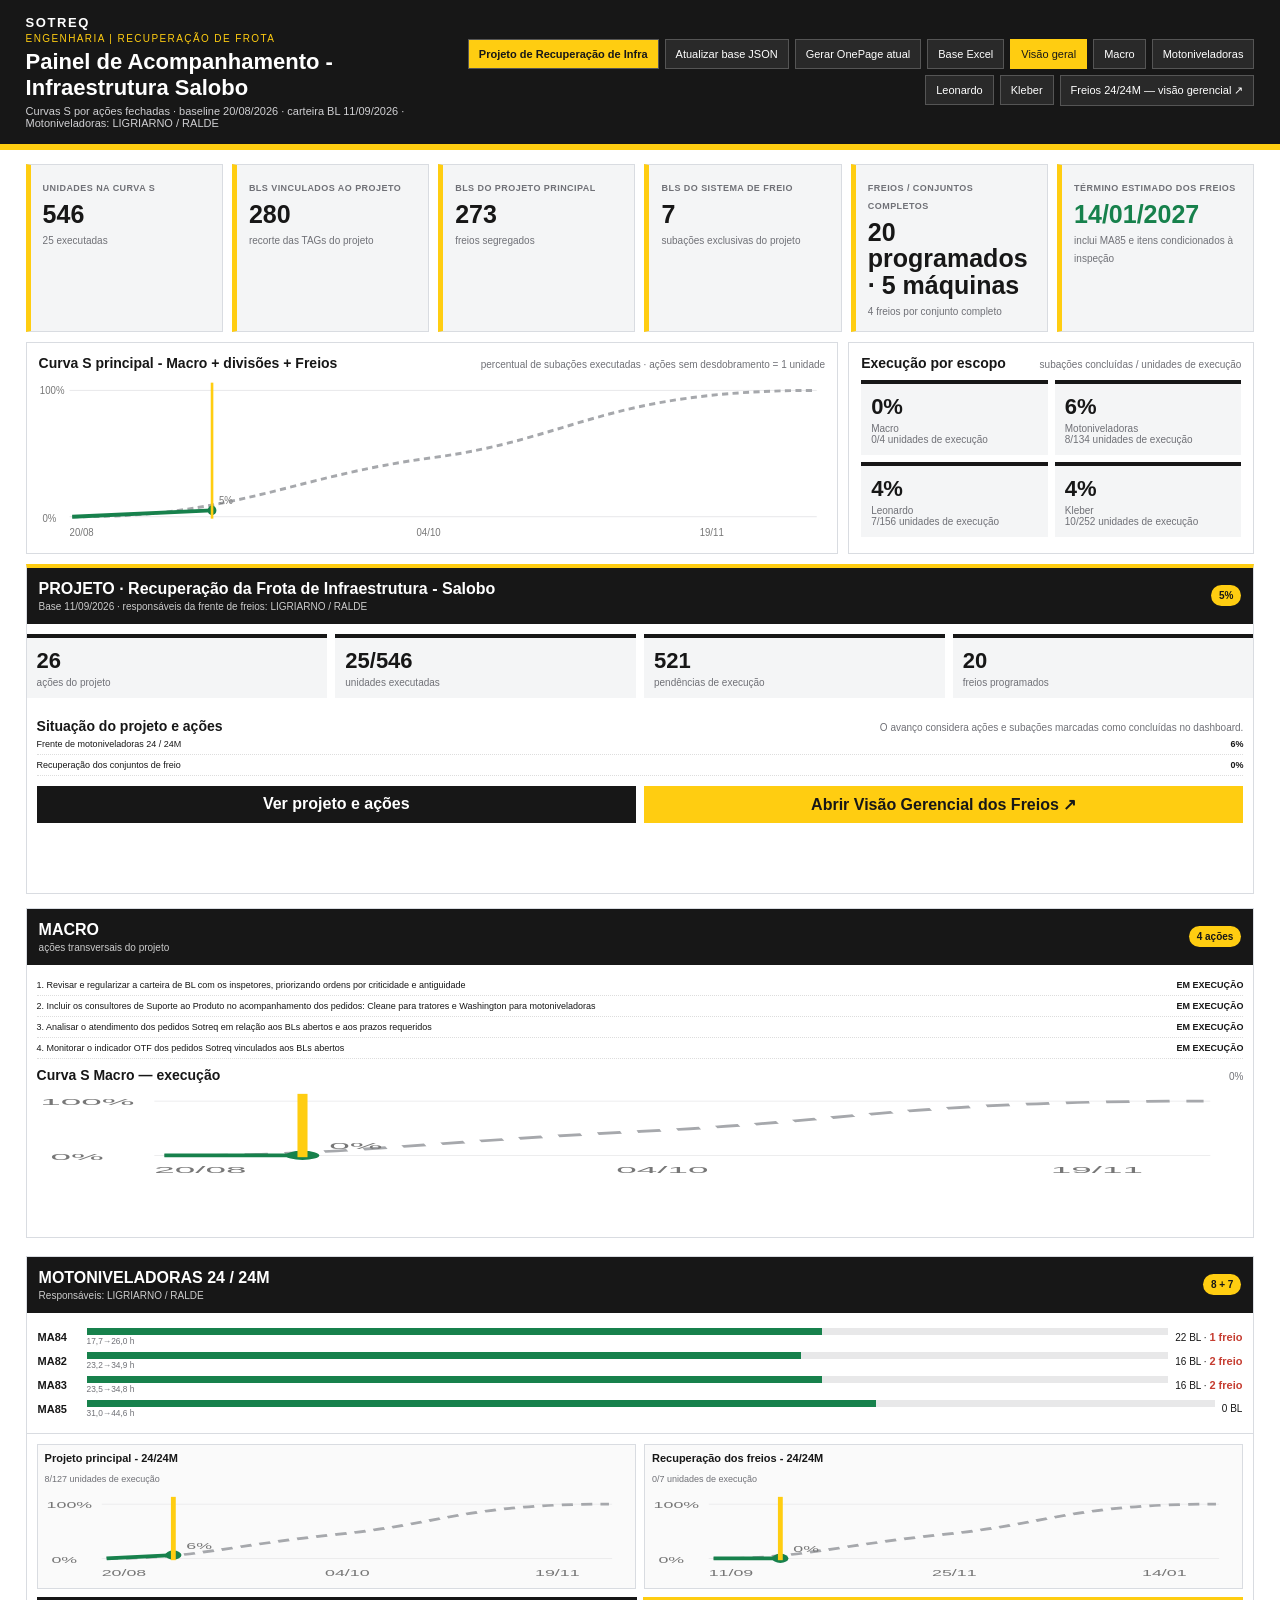
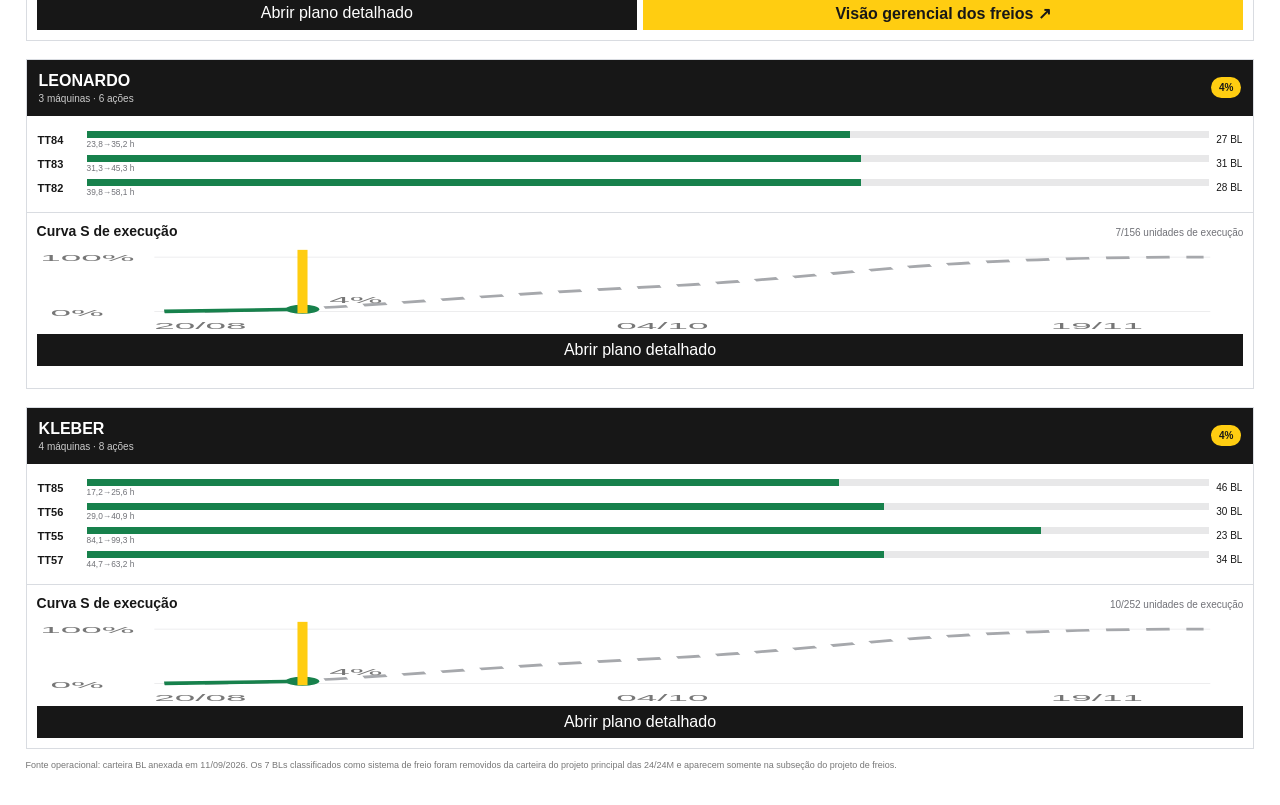
<file: index.html>
<!doctype html>
<html lang="pt-BR">
<head>
<meta charset="utf-8"><meta name="viewport" content="width=device-width,initial-scale=1">
<title>Recuperação da Infraestrutura — Salobo</title>
<style>html,body{margin:0;min-height:100%;background:#171717;color:#fff;font-family:Arial,sans-serif}.box{max-width:760px;margin:12vh auto;padding:32px}.bar{height:6px;background:#ffcd11;margin:18px 0}.err{color:#ffb4ab;white-space:pre-wrap}.muted{color:#bdbdbd}</style>
</head>
<body><div class="box"><h1>Recuperação da Infraestrutura — Salobo</h1><div class="bar"></div><p id="status">Carregando painel publicado…</p><p class="muted">Dashboard integrado à programação das frotas e às baixas dos apps.</p><div id="err" class="err"></div></div>
<script>
(async()=>{
 const files=['parts/index-gz-001.b64','parts/index-gz-002.b64','parts/index-gz-003.b64'];
 const chunks=[];
 for(const p of files){const r=await fetch(p,{cache:'no-store'});if(!r.ok)throw new Error('Falha ao carregar '+p+': HTTP '+r.status);chunks.push((await r.text()).replace(/\s+/g,''));}
 const b64=chunks.join(''),bin=atob(b64),bytes=new Uint8Array(bin.length);
 for(let i=0;i<bin.length;i++)bytes[i]=bin.charCodeAt(i);
 const stream=new Blob([bytes]).stream().pipeThrough(new DecompressionStream('gzip'));
 const html=await new Response(stream).text();
 document.open();document.write(html);document.close();
 const bridge=document.createElement('script');
 bridge.src='salobo-vps-bridge.js?v=1';
 bridge.async=false;
 await new Promise(resolve=>{bridge.onload=resolve;bridge.onerror=resolve;document.body.appendChild(bridge)});
 const live=document.createElement('script');
 live.src='live-v7.js?v=20260928b';
 live.async=false;
 live.onload=()=>{
   const axis=document.createElement('script');
   axis.src='axis-bottom-v8.js?v=20260924a';
   axis.async=false;
   document.body.appendChild(axis);
 };
 document.body.appendChild(live);
 const nav=document.querySelector('#home .nav');
 if(nav&&!document.getElementById('project-access')){
   const a=document.createElement('a');
   a.id='project-access';a.href='./';a.textContent='Projeto de Recuperação de Infra';
   a.style.cssText='display:inline-flex;align-items:center;background:#ffcd11;color:#171717;font-weight:800;text-decoration:none';
   nav.prepend(a);
 }
 // Organiza Macro + responsáveis em blocos verticais para preservar a leitura das curvas e medições.
 const layoutStyle=document.createElement('style');
 layoutStyle.textContent=`
   .engineer-stack-vertical{display:grid!important;grid-template-columns:minmax(0,1fr)!important;gap:18px!important;align-items:start!important;width:100%!important;max-width:none!important}
   .engineer-stack-vertical>.engineer-stack-card{width:100%!important;max-width:none!important;min-width:0!important}
   .engineer-stack-card svg{max-width:100%!important}
   .engineer-stack-card [class*="chart"],.engineer-stack-card [class*="Chart"]{width:100%!important;max-width:none!important}
 `;
 document.head.appendChild(layoutStyle);
 const applyVerticalEngineerLayout=()=>{
   const scope=document.getElementById('home')||document.body;
   const headings=[...scope.querySelectorAll('h1,h2,h3,h4,strong')];
   const markers=headings.filter(el=>{
     const t=(el.textContent||'').toLowerCase();
     return t.includes('curva s macro')||t.includes('projeto principal - 24/24m')||t.includes('curva s de execução');
   });
   if(markers.length<3)return false;
   const depth=el=>{let d=0;while(el&&el!==document.body){d++;el=el.parentElement}return d};
   let best=null,bestDepth=-1;
   for(const marker of markers){
     let p=marker.parentElement;
     while(p&&p!==document.body){
       const hitChildren=[...p.children].filter(ch=>markers.some(m=>ch===m||ch.contains(m)));
       if(hitChildren.length>=3){const d=depth(p);if(d>bestDepth){best=p;bestDepth=d}}
       p=p.parentElement;
     }
   }
   if(!best)return false;
   best.classList.add('engineer-stack-vertical');
   [...best.children].forEach(ch=>{
     if(markers.some(m=>ch===m||ch.contains(m)))ch.classList.add('engineer-stack-card');
   });
   return true;
 };
 applyVerticalEngineerLayout();
 setTimeout(applyVerticalEngineerLayout,300);
 setTimeout(applyVerticalEngineerLayout,1200);
})().catch(e=>{document.getElementById('status').textContent='Não foi possível carregar o painel.';document.getElementById('err').textContent=e.message;});
</script></body></html>
</file>
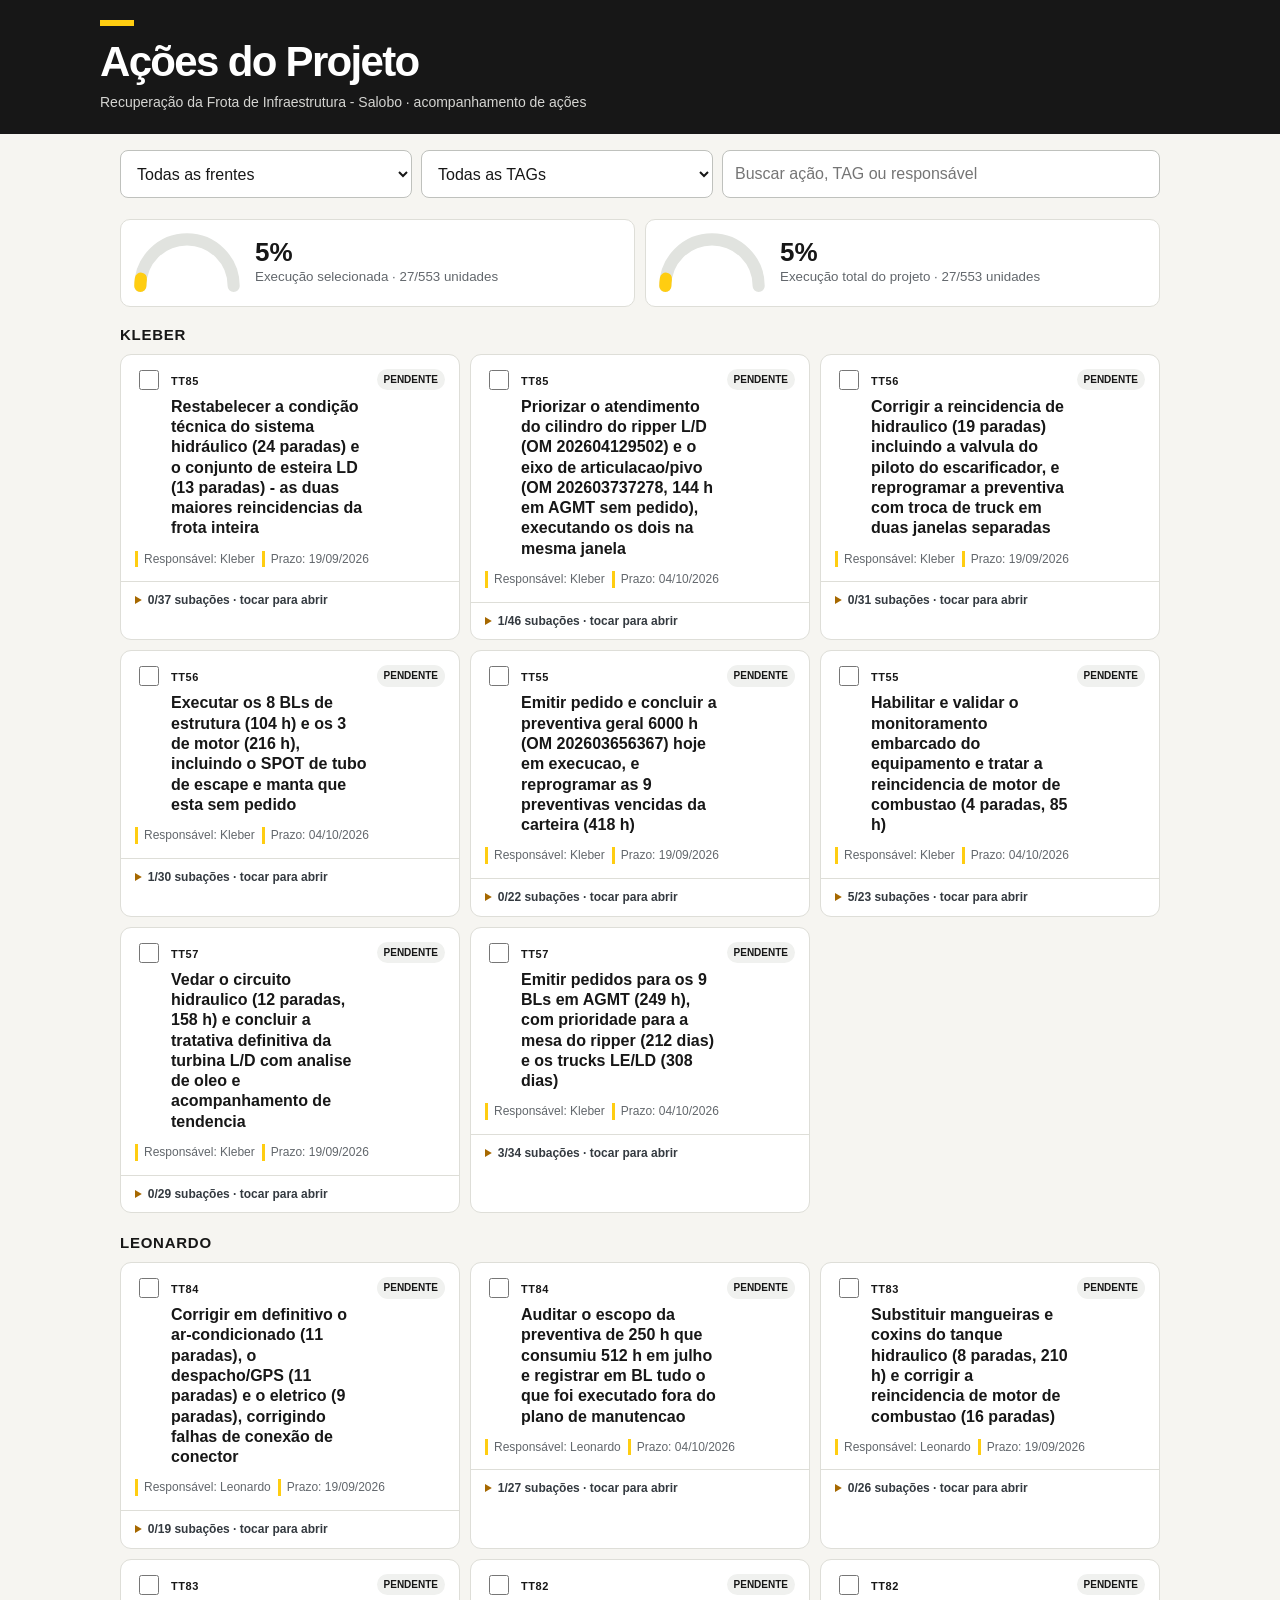
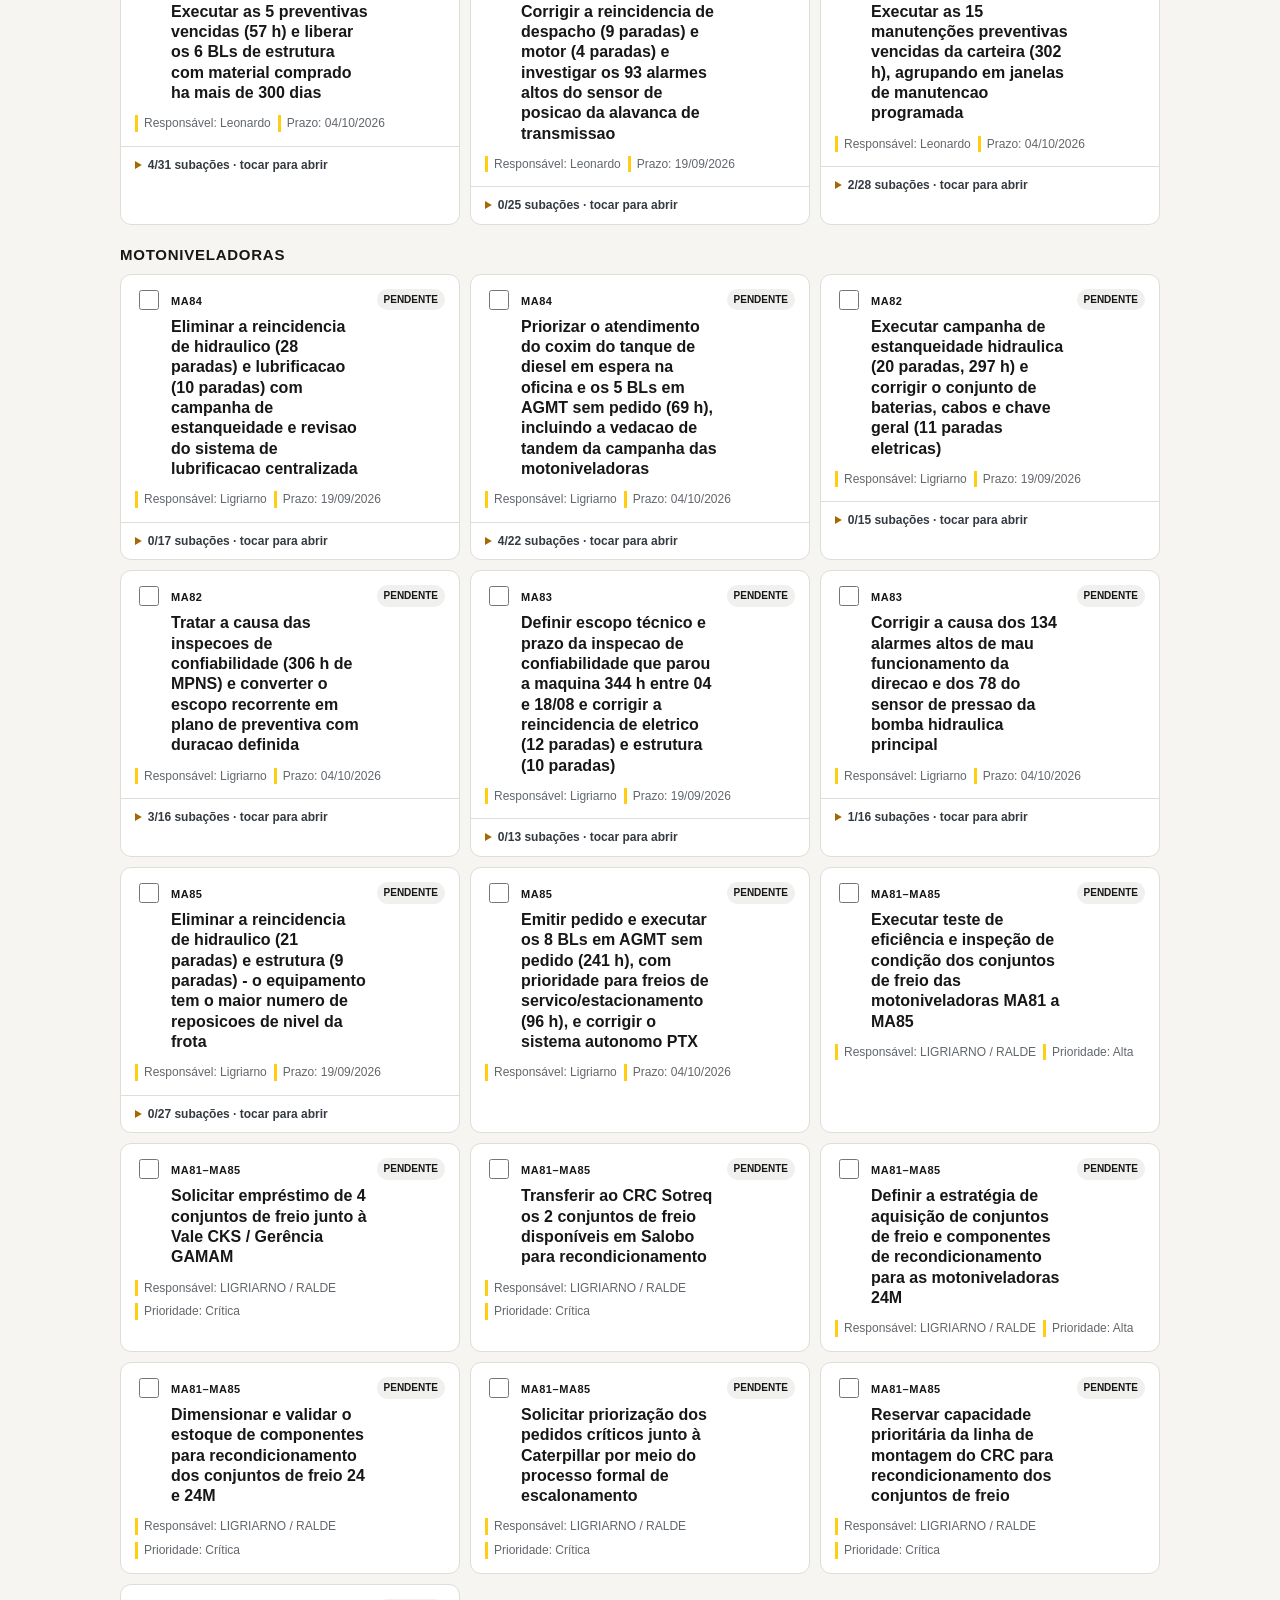
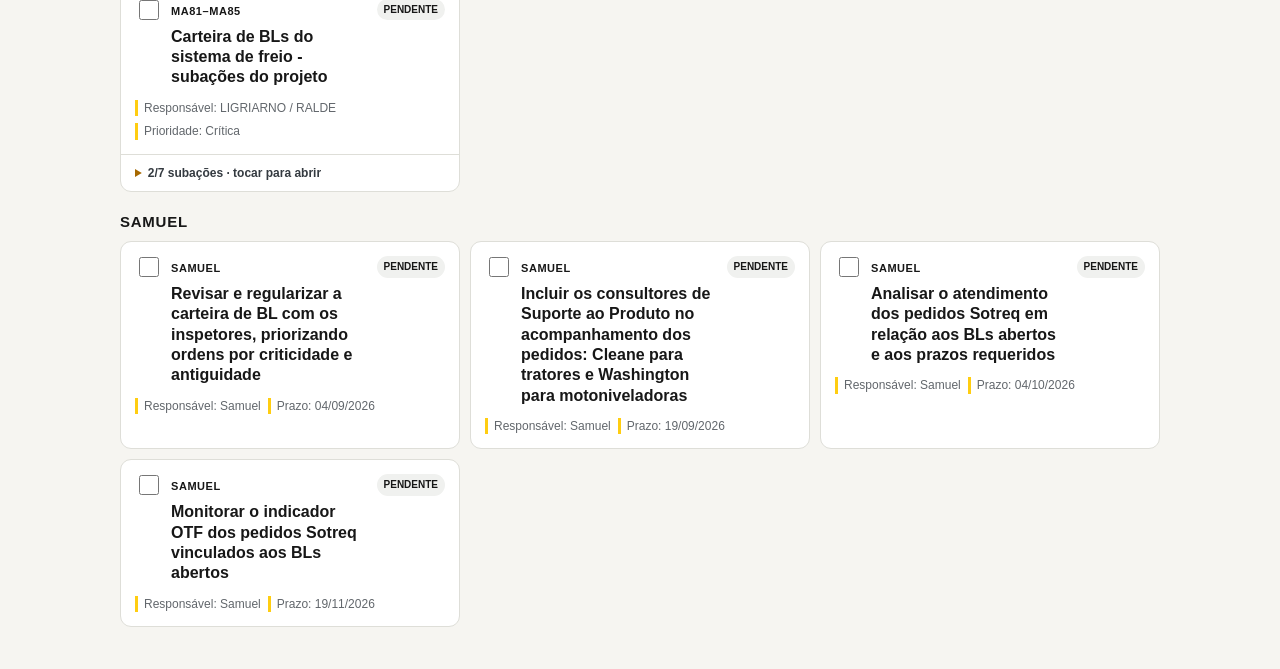
<file: cliente/index.html>
<!doctype html>
<html lang="pt-BR"><head>
<meta charset="utf-8"><meta name="viewport" content="width=device-width,initial-scale=1,viewport-fit=cover"><meta name="theme-color" content="#171717">
<meta name="description" content="Ações do Projeto de Recuperação da Infraestrutura — Salobo."><link rel="manifest" href="manifest.webmanifest"><link rel="apple-touch-icon" href="icon.svg">
<title>Ações do Projeto — Salobo</title>
<style>
:root{--ink:#171717;--paper:#f6f5f1;--yellow:#ffcd11;--muted:#62676c;--line:#deded8;--green:#18794e;--amber:#a66800}*{box-sizing:border-box}body{margin:0;background:var(--paper);color:var(--ink);font-family:Arial,Helvetica,sans-serif;line-height:1.38}header{background:var(--ink);color:#fff;padding:max(20px,env(safe-area-inset-top)) 20px 22px}header>div,main,.controls{max-width:1080px;margin:auto}.mark{display:block;width:34px;height:6px;background:var(--yellow);margin-bottom:14px}h1{font-size:clamp(26px,5vw,42px);line-height:1.05;margin:0 0 9px;letter-spacing:-.04em}header p{margin:0;color:#d5d5d2;font-size:14px}.controls{padding:16px 20px 8px;display:grid;gap:9px;grid-template-columns:1fr 1fr 1.5fr}.controls input,.controls select{width:100%;border:1px solid #bfc1bd;border-radius:8px;background:#fff;padding:12px;font:inherit;color:var(--ink)}main{padding:5px 20px 42px}.meters{display:grid;grid-template-columns:repeat(2,minmax(0,1fr));gap:10px;margin:8px 0 18px}.meter{background:#fff;border:1px solid var(--line);border-radius:10px;padding:10px;display:flex;align-items:center;gap:12px}.meter svg{width:112px;flex:0 0 112px}.meter b{display:block;font-size:26px;line-height:1}.meter small{display:block;color:var(--muted);margin-top:3px}.groups{display:grid;gap:20px}.group>h2{font-size:15px;text-transform:uppercase;letter-spacing:.05em;margin:0 0 8px}.cards{display:grid;grid-template-columns:repeat(auto-fit,minmax(300px,1fr));gap:10px}.card{background:#fff;border:1px solid var(--line);border-radius:11px;overflow:hidden}.action{padding:14px}.actiontop{display:grid;grid-template-columns:auto 1fr auto;gap:9px;align-items:start}.check{width:20px;height:20px;accent-color:var(--green);cursor:pointer;margin-top:1px}.tag{font-size:11px;font-weight:900;letter-spacing:.05em}.title{font-weight:750;font-size:16px;line-height:1.27;margin:6px 0 12px}.state{font-size:10px;font-weight:900;padding:4px 7px;border-radius:99px;background:#f0f1ef;white-space:nowrap}.state.done{background:#dff1e7;color:var(--green)}.meta{display:flex;flex-wrap:wrap;gap:7px;color:var(--muted);font-size:12px}.meta span{border-left:3px solid var(--yellow);padding-left:6px}details{border-top:1px solid var(--line)}summary{padding:10px 14px;font-weight:800;font-size:12px;cursor:pointer;color:#343a40}summary::marker{color:var(--amber)}.subs{padding:0 14px 12px;display:grid;gap:7px}.subrow{display:grid;grid-template-columns:auto 1fr;gap:8px;padding:9px;background:#f7f8f6;border-radius:7px;font-size:12px}.subrow b{display:block;font-size:10px;color:#545c64;margin-bottom:3px}.empty{background:#fff;border:1px dashed #bbb;padding:26px;border-radius:10px;color:var(--muted);text-align:center}.install{position:fixed;right:16px;bottom:16px;z-index:2;border:0;border-radius:99px;background:var(--yellow);color:var(--ink);padding:12px 16px;font-weight:900;box-shadow:0 4px 16px #0004;cursor:pointer;display:none}@media(max-width:700px){header{padding-left:16px;padding-right:16px}.controls{padding-left:16px;padding-right:16px;grid-template-columns:1fr}.meters{grid-template-columns:1fr}.meter svg{width:96px;flex-basis:96px}main{padding-left:16px;padding-right:16px}.cards{grid-template-columns:1fr}.action{padding:13px}}
</style></head><body>
<header><div><span class="mark"></span><h1>Ações do Projeto</h1><p id="subtitle"></p></div></header>
<section class="controls" aria-label="Filtros de ações"><select id="front" aria-label="Frente responsável"><option value="">Todas as frentes</option></select><select id="tag" aria-label="TAG da frota"><option value="">Todas as TAGs</option></select><input id="search" type="search" placeholder="Buscar ação, TAG ou responsável" autocomplete="off"></section>
<main><section class="meters" id="meters" aria-label="Medidores de execução"></section><section id="list" class="groups"></section></main><button id="install" class="install" type="button">Instalar app</button>
<script>
const DATA={"project":"Recuperação da Frota de Infraestrutura - Salobo","base":"11/09/2026","actions":[{"id":"M1","title":"Revisar e regularizar a carteira de BL com os inspetores, priorizando ordens por criticidade e antiguidade","status":"NÃO INICIADA","due":"04/09/2026","due_iso":"2026-09-04","front":"Samuel","responsible":"Samuel","equipment":"SAMUEL","party":"","priority":""},{"id":"M2","title":"Incluir os consultores de Suporte ao Produto no acompanhamento dos pedidos: Cleane para tratores e Washington para motoniveladoras","status":"NÃO INICIADA","due":"19/09/2026","due_iso":"2026-09-19","front":"Samuel","responsible":"Samuel","equipment":"SAMUEL","party":"","priority":""},{"id":"M3","title":"Analisar o atendimento dos pedidos Sotreq em relação aos BLs abertos e aos prazos requeridos","status":"NÃO INICIADA","due":"04/10/2026","due_iso":"2026-10-04","front":"Samuel","responsible":"Samuel","equipment":"SAMUEL","party":"","priority":""},{"id":"M4","title":"Monitorar o indicador OTF dos pedidos Sotreq vinculados aos BLs abertos","status":"NÃO INICIADA","due":"19/11/2026","due_iso":"2026-11-19","front":"Samuel","responsible":"Samuel","equipment":"SAMUEL","party":"","priority":""},{"id":"MA84-A1","title":"Eliminar a reincidencia de hidraulico (28 paradas) e lubrificacao (10 paradas) com campanha de estanqueidade e revisao do sistema de lubrificacao centralizada","status":"NÃO INICIADA","due":"19/09/2026","due_iso":"2026-09-19","front":"Motoniveladoras","responsible":"Ligriarno","equipment":"MA84","party":"","priority":""},{"id":"MA84-A2","title":"Priorizar o atendimento do coxim do tanque de diesel em espera na oficina e os 5 BLs em AGMT sem pedido (69 h), incluindo a vedacao de tandem da campanha das motoniveladoras","status":"NÃO INICIADA","due":"04/10/2026","due_iso":"2026-10-04","front":"Motoniveladoras","responsible":"Ligriarno","equipment":"MA84","party":"","priority":""},{"id":"MA82-A1","title":"Executar campanha de estanqueidade hidraulica (20 paradas, 297 h) e corrigir o conjunto de baterias, cabos e chave geral (11 paradas eletricas)","status":"NÃO INICIADA","due":"19/09/2026","due_iso":"2026-09-19","front":"Motoniveladoras","responsible":"Ligriarno","equipment":"MA82","party":"","priority":""},{"id":"MA82-A2","title":"Tratar a causa das inspecoes de confiabilidade (306 h de MPNS) e converter o escopo recorrente em plano de preventiva com duracao definida","status":"NÃO INICIADA","due":"04/10/2026","due_iso":"2026-10-04","front":"Motoniveladoras","responsible":"Ligriarno","equipment":"MA82","party":"","priority":""},{"id":"MA83-A1","title":"Definir escopo técnico e prazo da inspecao de confiabilidade que parou a maquina 344 h entre 04 e 18/08 e corrigir a reincidencia de eletrico (12 paradas) e estrutura (10 paradas)","status":"NÃO INICIADA","due":"19/09/2026","due_iso":"2026-09-19","front":"Motoniveladoras","responsible":"Ligriarno","equipment":"MA83","party":"","priority":""},{"id":"MA83-A2","title":"Corrigir a causa dos 134 alarmes altos de mau funcionamento da direcao e dos 78 do sensor de pressao da bomba hidraulica principal","status":"NÃO INICIADA","due":"04/10/2026","due_iso":"2026-10-04","front":"Motoniveladoras","responsible":"Ligriarno","equipment":"MA83","party":"","priority":""},{"id":"MA85-A1","title":"Eliminar a reincidencia de hidraulico (21 paradas) e estrutura (9 paradas) - o equipamento tem o maior numero de reposicoes de nivel da frota","status":"NÃO INICIADA","due":"19/09/2026","due_iso":"2026-09-19","front":"Motoniveladoras","responsible":"Ligriarno","equipment":"MA85","party":"","priority":""},{"id":"MA85-A2","title":"Emitir pedido e executar os 8 BLs em AGMT sem pedido (241 h), com prioridade para freios de servico/estacionamento (96 h), e corrigir o sistema autonomo PTX","status":"NÃO INICIADA","due":"04/10/2026","due_iso":"2026-10-04","front":"Motoniveladoras","responsible":"Ligriarno","equipment":"MA85","party":"","priority":""},{"id":"TT84-A1","title":"Corrigir em definitivo o ar-condicionado (11 paradas), o despacho/GPS (11 paradas) e o eletrico (9 paradas), corrigindo falhas de conexão de conector","status":"NÃO INICIADA","due":"19/09/2026","due_iso":"2026-09-19","front":"Leonardo","responsible":"Leonardo","equipment":"TT84","party":"","priority":""},{"id":"TT84-A2","title":"Auditar o escopo da preventiva de 250 h que consumiu 512 h em julho e registrar em BL tudo o que foi executado fora do plano de manutencao","status":"NÃO INICIADA","due":"04/10/2026","due_iso":"2026-10-04","front":"Leonardo","responsible":"Leonardo","equipment":"TT84","party":"","priority":""},{"id":"TT83-A1","title":"Substituir mangueiras e coxins do tanque hidraulico (8 paradas, 210 h) e corrigir a reincidencia de motor de combustao (16 paradas)","status":"NÃO INICIADA","due":"19/09/2026","due_iso":"2026-09-19","front":"Leonardo","responsible":"Leonardo","equipment":"TT83","party":"","priority":""},{"id":"TT83-A2","title":"Executar as 5 preventivas vencidas (57 h) e liberar os 6 BLs de estrutura com material comprado ha mais de 300 dias","status":"NÃO INICIADA","due":"04/10/2026","due_iso":"2026-10-04","front":"Leonardo","responsible":"Leonardo","equipment":"TT83","party":"","priority":""},{"id":"TT82-A1","title":"Corrigir a reincidencia de despacho (9 paradas) e motor (4 paradas) e investigar os 93 alarmes altos do sensor de posicao da alavanca de transmissao","status":"NÃO INICIADA","due":"19/09/2026","due_iso":"2026-09-19","front":"Leonardo","responsible":"Leonardo","equipment":"TT82","party":"","priority":""},{"id":"TT82-A2","title":"Executar as 15 manutenções preventivas vencidas da carteira (302 h), agrupando em janelas de manutencao programada","status":"NÃO INICIADA","due":"04/10/2026","due_iso":"2026-10-04","front":"Leonardo","responsible":"Leonardo","equipment":"TT82","party":"","priority":""},{"id":"TT85-A1","title":"Restabelecer a condição técnica do sistema hidráulico (24 paradas) e o conjunto de esteira LD (13 paradas) - as duas maiores reincidencias da frota inteira","status":"NÃO INICIADA","due":"19/09/2026","due_iso":"2026-09-19","front":"Kleber","responsible":"Kleber","equipment":"TT85","party":"","priority":""},{"id":"TT85-A2","title":"Priorizar o atendimento do cilindro do ripper L/D (OM 202604129502) e o eixo de articulacao/pivo (OM 202603737278, 144 h em AGMT sem pedido), executando os dois na mesma janela","status":"NÃO INICIADA","due":"04/10/2026","due_iso":"2026-10-04","front":"Kleber","responsible":"Kleber","equipment":"TT85","party":"","priority":""},{"id":"TT56-A1","title":"Corrigir a reincidencia de hidraulico (19 paradas) incluindo a valvula do piloto do escarificador, e reprogramar a preventiva com troca de truck em duas janelas separadas","status":"NÃO INICIADA","due":"19/09/2026","due_iso":"2026-09-19","front":"Kleber","responsible":"Kleber","equipment":"TT56","party":"","priority":""},{"id":"TT56-A2","title":"Executar os 8 BLs de estrutura (104 h) e os 3 de motor (216 h), incluindo o SPOT de tubo de escape e manta que esta sem pedido","status":"NÃO INICIADA","due":"04/10/2026","due_iso":"2026-10-04","front":"Kleber","responsible":"Kleber","equipment":"TT56","party":"","priority":""},{"id":"TT55-A1","title":"Emitir pedido e concluir a preventiva geral 6000 h (OM 202603656367) hoje em execucao, e reprogramar as 9 preventivas vencidas da carteira (418 h)","status":"NÃO INICIADA","due":"19/09/2026","due_iso":"2026-09-19","front":"Kleber","responsible":"Kleber","equipment":"TT55","party":"","priority":""},{"id":"TT55-A2","title":"Habilitar e validar o monitoramento embarcado do equipamento e tratar a reincidencia de motor de combustao (4 paradas, 85 h)","status":"NÃO INICIADA","due":"04/10/2026","due_iso":"2026-10-04","front":"Kleber","responsible":"Kleber","equipment":"TT55","party":"","priority":""},{"id":"TT57-A1","title":"Vedar o circuito hidraulico (12 paradas, 158 h) e concluir a tratativa definitiva da turbina L/D com analise de oleo e acompanhamento de tendencia","status":"NÃO INICIADA","due":"19/09/2026","due_iso":"2026-09-19","front":"Kleber","responsible":"Kleber","equipment":"TT57","party":"","priority":""},{"id":"TT57-A2","title":"Emitir pedidos para os 9 BLs em AGMT (249 h), com prioridade para a mesa do ripper (212 dias) e os trucks LE/LD (308 dias)","status":"NÃO INICIADA","due":"04/10/2026","due_iso":"2026-10-04","front":"Kleber","responsible":"Kleber","equipment":"TT57","party":"","priority":""},{"id":"V-01","title":"Executar teste de eficiência e inspeção de condição dos conjuntos de freio das motoniveladoras MA81 a MA85","status":"NÃO INICIADA","due":"","due_iso":"","front":"Motoniveladoras","responsible":"LIGRIARNO / RALDE","equipment":"MA81–MA85","party":"Vale","priority":"Alta"},{"id":"V-02","title":"Solicitar empréstimo de 4 conjuntos de freio junto à Vale CKS / Gerência GAMAM","status":"NÃO INICIADA","due":"","due_iso":"","front":"Motoniveladoras","responsible":"LIGRIARNO / RALDE","equipment":"MA81–MA85","party":"Vale","priority":"Crítica"},{"id":"V-03","title":"Transferir ao CRC Sotreq os 2 conjuntos de freio disponíveis em Salobo para recondicionamento","status":"NÃO INICIADA","due":"","due_iso":"","front":"Motoniveladoras","responsible":"LIGRIARNO / RALDE","equipment":"MA81–MA85","party":"Vale","priority":"Crítica"},{"id":"V-04","title":"Definir a estratégia de aquisição de conjuntos de freio e componentes de recondicionamento para as motoniveladoras 24M","status":"NÃO INICIADA","due":"","due_iso":"","front":"Motoniveladoras","responsible":"LIGRIARNO / RALDE","equipment":"MA81–MA85","party":"Vale","priority":"Alta"},{"id":"S-01","title":"Dimensionar e validar o estoque de componentes para recondicionamento dos conjuntos de freio 24 e 24M","status":"NÃO INICIADA","due":"","due_iso":"","front":"Motoniveladoras","responsible":"LIGRIARNO / RALDE","equipment":"MA81–MA85","party":"Sotreq","priority":"Crítica"},{"id":"S-02","title":"Solicitar priorização dos pedidos críticos junto à Caterpillar por meio do processo formal de escalonamento","status":"NÃO INICIADA","due":"","due_iso":"","front":"Motoniveladoras","responsible":"LIGRIARNO / RALDE","equipment":"MA81–MA85","party":"Sotreq / CSP","priority":"Crítica"},{"id":"S-03","title":"Reservar capacidade prioritária da linha de montagem do CRC para recondicionamento dos conjuntos de freio","status":"NÃO INICIADA","due":"","due_iso":"","front":"Motoniveladoras","responsible":"LIGRIARNO / RALDE","equipment":"MA81–MA85","party":"Sotreq / Gerência Suporte ao Produto","priority":"Crítica"},{"id":"FREIO-BL","title":"Carteira de BLs do sistema de freio - subações do projeto","status":"EM EXECUÇÃO","due":"","due_iso":"","front":"Motoniveladoras","responsible":"LIGRIARNO / RALDE","equipment":"MA81–MA85","party":"Vale / Sotreq","priority":"Crítica"}],"subactions":[{"id":"MA84-A1-1","action_id":"MA84-A1","front":"Motoniveladoras","equipment":"MA84","type":"NOTA","number":"202600057601","description":"IS-MA84-1-CORRIGIR FIX/PLAC REDUTOR DIAN","status":"NÃO INICIADA","responsible":"LIGRIARNO / RALDE"},{"id":"MA84-A1-2","action_id":"MA84-A1","front":"Motoniveladoras","equipment":"MA84","type":"NOTA","number":"202600376736","description":"IS-MA84-1-TRC/CILINDRO/DIREÇÃO/LD","status":"NÃO INICIADA","responsible":"LIGRIARNO / RALDE"},{"id":"MA84-A1-3","action_id":"MA84-A1","front":"Motoniveladoras","equipment":"MA84","type":"NOTA","number":"202600767806","description":"IS-MA84-TRC/CONJUNTO/LÂMINA","status":"NÃO INICIADA","responsible":"LIGRIARNO / RALDE"},{"id":"MA84-A1-4","action_id":"MA84-A1","front":"Motoniveladoras","equipment":"MA84","type":"NOTA","number":"202600982608","description":"IS-1-MA84-CORR/VAZAME/GASES/TURBINA","status":"NÃO INICIADA","responsible":"LIGRIARNO / RALDE"},{"id":"MA84-A1-5","action_id":"MA84-A1","front":"Motoniveladoras","equipment":"MA84","type":"NOTA","number":"202600991533","description":"IS-2-MA84-TRC/VEDAÇÃ/JANELA/TANDEM/LDLE","status":"NÃO INICIADA","responsible":"LIGRIARNO / RALDE"},{"id":"MA84-A1-6","action_id":"MA84-A1","front":"Motoniveladoras","equipment":"MA84","type":"NOTA","number":"202600991596","description":"IS-2-MA84-TRC/CABOS/BATERIA/CHAVE/GERAL","status":"NÃO INICIADA","responsible":"LIGRIARNO / RALDE"},{"id":"MA84-A1-7","action_id":"MA84-A1","front":"Motoniveladoras","equipment":"MA84","type":"NOTA","number":"202601042818","description":"IS-MA84-INSTALAR SENSOR NIVEL HIDRAULICO","status":"NÃO INICIADA","responsible":"LIGRIARNO / RALDE"},{"id":"MA84-A1-8","action_id":"MA84-A1","front":"Motoniveladoras","equipment":"MA84","type":"NOTA","number":"202601090841","description":"LAUDO_AOL REDUTOR DE GIRO DIANTEIRO MA84","status":"NÃO INICIADA","responsible":"LIGRIARNO / RALDE"},{"id":"MA84-A1-9","action_id":"MA84-A1","front":"Motoniveladoras","equipment":"MA84","type":"NOTA","number":"202601113255","description":"IS-MA84-1-TRC/FREIO TANDEM/LD/DIAN/TRASE","status":"NÃO INICIADA","responsible":"LIGRIARNO / RALDE"},{"id":"MA84-A1-10","action_id":"MA84-A1","front":"Motoniveladoras","equipment":"MA84","type":"NOTA","number":"202601153989","description":"IS-MA84-2-TRC/CILINDRO/DESLOCA/LAMINA","status":"NÃO INICIADA","responsible":"LIGRIARNO / RALDE"},{"id":"MA84-A1-11","action_id":"MA84-A1","front":"Motoniveladoras","equipment":"MA84","type":"NOTA","number":"202601246139","description":"IS-MA84-1 – LAUDO SISTEMA DE COMBUSTÍVEL","status":"NÃO INICIADA","responsible":"LIGRIARNO / RALDE"},{"id":"MA84-A1-12","action_id":"MA84-A1","front":"Motoniveladoras","equipment":"MA84","type":"NOTA","number":"202601253716","description":"IS-MA84-1-TRC VEDAÇÕES TANDEN/FIX DIFERE","status":"NÃO INICIADA","responsible":"LIGRIARNO / RALDE"},{"id":"MA84-A1-13","action_id":"MA84-A1","front":"Motoniveladoras","equipment":"MA84","type":"NOTA","number":"202601257052","description":"IS-MA84-1 – SUBSTITUIR GP HIDRÁULICO","status":"NÃO INICIADA","responsible":"LIGRIARNO / RALDE"},{"id":"MA84-A1-14","action_id":"MA84-A1","front":"Motoniveladoras","equipment":"MA84","type":"NOTA","number":"202601262896","description":"IS-MA84-1 –SUBST/PINOS DA LAMINA","status":"NÃO INICIADA","responsible":"LIGRIARNO / RALDE"},{"id":"MA84-A1-15","action_id":"MA84-A1","front":"Motoniveladoras","equipment":"MA84","type":"NOTA","number":"202601323449","description":"IS-MA84-TRC KIT CHUVA(SIST LIMPADOR)","status":"NÃO INICIADA","responsible":"LIGRIARNO / RALDE"},{"id":"MA84-A1-16","action_id":"MA84-A1","front":"Motoniveladoras","equipment":"MA84","type":"NOTA","number":"202601363327","description":"IS-1-MA84-TROCAR BORDAS DA LÂMINA 75mm","status":"NÃO INICIADA","responsible":"LIGRIARNO / RALDE"},{"id":"MA84-A1-17","action_id":"MA84-A1","front":"Motoniveladoras","equipment":"MA84","type":"NOTA","number":"202601499269","description":"MA84-SUSTITUIR BATERIA SISTEMA AFEX","status":"NÃO INICIADA","responsible":"LIGRIARNO / RALDE"},{"id":"MA82-A1-1","action_id":"MA82-A1","front":"Motoniveladoras","equipment":"MA82","type":"NOTA","number":"202501831074","description":"IS-MA82-1-TROCAR LAMINA","status":"NÃO INICIADA","responsible":"LIGRIARNO / RALDE"},{"id":"MA82-A1-2","action_id":"MA82-A1","front":"Motoniveladoras","equipment":"MA82","type":"NOTA","number":"202502013760","description":"IS-MA82-TRC-2-SUPORTE JOYSTICK LH","status":"NÃO INICIADA","responsible":"LIGRIARNO / RALDE"},{"id":"MA82-A1-3","action_id":"MA82-A1","front":"Motoniveladoras","equipment":"MA82","type":"NOTA","number":"202600140371","description":"IS-MA82-1-CORRIGIR FIX/PLAC REDUTOR TRAS","status":"NÃO INICIADA","responsible":"LIGRIARNO / RALDE"},{"id":"MA82-A1-4","action_id":"MA82-A1","front":"Motoniveladoras","equipment":"MA82","type":"NOTA","number":"202600478551","description":"IS-MA82-1-SUBS/HOLOFOTE/PLATAFORMA","status":"NÃO INICIADA","responsible":"LIGRIARNO / RALDE"},{"id":"MA82-A1-5","action_id":"MA82-A1","front":"Motoniveladoras","equipment":"MA82","type":"NOTA","number":"202600700806","description":"IS-MA82-2-TRC/AFTERCOOLER","status":"NÃO INICIADA","responsible":"LIGRIARNO / RALDE"},{"id":"MA82-A1-6","action_id":"MA82-A1","front":"Motoniveladoras","equipment":"MA82","type":"NOTA","number":"202601042815","description":"IS-MA82-INSTALAR SENSOR NIVEL HIDRAULICO","status":"NÃO INICIADA","responsible":"LIGRIARNO / RALDE"},{"id":"MA82-A1-7","action_id":"MA82-A1","front":"Motoniveladoras","equipment":"MA82","type":"NOTA","number":"202601047432","description":"MA82-SUBSTITUIR FREIO L/E","status":"NÃO INICIADA","responsible":"LIGRIARNO / RALDE"},{"id":"MA82-A1-8","action_id":"MA82-A1","front":"Motoniveladoras","equipment":"MA82","type":"NOTA","number":"202601052293","description":"IS-MA82-1-TRC VEDAÇÕES TANDEN/FIX DIFERE","status":"NÃO INICIADA","responsible":"LIGRIARNO / RALDE"},{"id":"MA82-A1-9","action_id":"MA82-A1","front":"Motoniveladoras","equipment":"MA82","type":"NOTA","number":"202601077512","description":"IS-MA82-2-REVITALIZAR/CAIXA/DIJUNTOR","status":"NÃO INICIADA","responsible":"LIGRIARNO / RALDE"},{"id":"MA82-A1-10","action_id":"MA82-A1","front":"Motoniveladoras","equipment":"MA82","type":"NOTA","number":"202601199506","description":"IS-MA82-1-TRC/TAMPA/TQ/HIDRÁULICO","status":"NÃO INICIADA","responsible":"LIGRIARNO / RALDE"},{"id":"MA82-A1-11","action_id":"MA82-A1","front":"Motoniveladoras","equipment":"MA82","type":"NOTA","number":"202601214041","description":"IS-1-MA82-TROCAR BORDAS DA LÂMINA","status":"NÃO INICIADA","responsible":"LIGRIARNO / RALDE"},{"id":"MA82-A1-12","action_id":"MA82-A1","front":"Motoniveladoras","equipment":"MA82","type":"NOTA","number":"202601246061","description":"IS-MA82-1 – SUBSTITUIR GP HIDRÁULICO LE","status":"NÃO INICIADA","responsible":"LIGRIARNO / RALDE"},{"id":"MA82-A1-13","action_id":"MA82-A1","front":"Motoniveladoras","equipment":"MA82","type":"NOTA","number":"202601295949","description":"IS-MA82-1 – REVITALIZAR SISTEMA HIDRÁULI","status":"NÃO INICIADA","responsible":"LIGRIARNO / RALDE"},{"id":"MA82-A1-14","action_id":"MA82-A1","front":"Motoniveladoras","equipment":"MA82","type":"NOTA","number":"202601323339","description":"IS-MA82-TRC KIT CHUVA(SIST LIMPADOR)","status":"NÃO INICIADA","responsible":"LIGRIARNO / RALDE"},{"id":"MA82-A1-15","action_id":"MA82-A1","front":"Motoniveladoras","equipment":"MA82","type":"NOTA","number":"202601462870","description":"IS-1-MA82-TROCAR FREIOS DE SERVIÇOS LD L","status":"NÃO INICIADA","responsible":"LIGRIARNO / RALDE"},{"id":"MA83-A1-1","action_id":"MA83-A1","front":"Motoniveladoras","equipment":"MA83","type":"NOTA","number":"202501657386","description":"IS-MA83-1-TROCAR LAMINA","status":"NÃO INICIADA","responsible":"LIGRIARNO / RALDE"},{"id":"MA83-A1-2","action_id":"MA83-A1","front":"Motoniveladoras","equipment":"MA83","type":"NOTA","number":"202600747713","description":"IS-MA83-1-TRC VEDAÇÕES TANDEN/FIX DIFERE","status":"NÃO INICIADA","responsible":"LIGRIARNO / RALDE"},{"id":"MA83-A1-3","action_id":"MA83-A1","front":"Motoniveladoras","equipment":"MA83","type":"NOTA","number":"202600771120","description":"IS-MA83-3-REVITAL/LINHA/HIDRA/CHAS/DIANT","status":"NÃO INICIADA","responsible":"LIGRIARNO / RALDE"},{"id":"MA83-A1-4","action_id":"MA83-A1","front":"Motoniveladoras","equipment":"MA83","type":"NOTA","number":"202601042817","description":"IS-MA83-INSTALAR SENSOR NIVEL HIDRAULICO","status":"NÃO INICIADA","responsible":"LIGRIARNO / RALDE"},{"id":"MA83-A1-5","action_id":"MA83-A1","front":"Motoniveladoras","equipment":"MA83","type":"NOTA","number":"202601183966","description":"IS-MA83-1-TROCAR AR CONDICIONADO HDS","status":"NÃO INICIADA","responsible":"LIGRIARNO / RALDE"},{"id":"MA83-A1-6","action_id":"MA83-A1","front":"Motoniveladoras","equipment":"MA83","type":"NOTA","number":"202601214048","description":"IS-1-MA83-TROCAR BORDAS DA LÂMINA","status":"NÃO INICIADA","responsible":"LIGRIARNO / RALDE"},{"id":"MA83-A1-7","action_id":"MA83-A1","front":"Motoniveladoras","equipment":"MA83","type":"NOTA","number":"202601296784","description":"IS-MA83-1 – REVITALIZAR SISTEMA HIDRÁULI","status":"NÃO INICIADA","responsible":"LIGRIARNO / RALDE"},{"id":"MA83-A1-8","action_id":"MA83-A1","front":"Motoniveladoras","equipment":"MA83","type":"NOTA","number":"202601323447","description":"IS-MA83-TRC KIT CHUVA(SIST LIMPADOR)","status":"NÃO INICIADA","responsible":"LIGRIARNO / RALDE"},{"id":"MA83-A1-9","action_id":"MA83-A1","front":"Motoniveladoras","equipment":"MA83","type":"NOTA","number":"202601379230","description":"IS-MA83-2-APLICAR MANTAS TÉRMICAS","status":"NÃO INICIADA","responsible":"LIGRIARNO / RALDE"},{"id":"MA83-A1-10","action_id":"MA83-A1","front":"Motoniveladoras","equipment":"MA83","type":"NOTA","number":"202601463105","description":"IS-MA83-1-TRC/FREIOS/TRAS/DIR/DIANT/ESQ","status":"NÃO INICIADA","responsible":"LIGRIARNO / RALDE"},{"id":"MA83-A1-11","action_id":"MA83-A1","front":"Motoniveladoras","equipment":"MA83","type":"NOTA","number":"202601474745","description":"IS-MA83-1 SUBST GP MOTOR VENT RADIADOR","status":"NÃO INICIADA","responsible":"LIGRIARNO / RALDE"},{"id":"MA83-A1-12","action_id":"MA83-A1","front":"Motoniveladoras","equipment":"MA83","type":"NOTA","number":"202601474852","description":"IS-MA83-1 SUBST SEGUIMEN PARCIAL DO GIRO","status":"NÃO INICIADA","responsible":"LIGRIARNO / RALDE"},{"id":"MA83-A1-13","action_id":"MA83-A1","front":"Motoniveladoras","equipment":"MA83","type":"NOTA","number":"202601513649","description":"MA83-REMOVER E INSTALAR PINO CILINDRO EL","status":"NÃO INICIADA","responsible":"LIGRIARNO / RALDE"},{"id":"MA85-A1-1","action_id":"MA85-A1","front":"Motoniveladoras","equipment":"MA85","type":"NOTA","number":"202502374152","description":"IS-MA85-1-REVITALIZAR FIXAÇÃO REDUTORES","status":"NÃO INICIADA","responsible":"LIGRIARNO / RALDE"},{"id":"MA85-A1-2","action_id":"MA85-A1","front":"Motoniveladoras","equipment":"MA85","type":"NOTA","number":"202600195934","description":"IS-MA85-1-TROCAR LAMINA","status":"NÃO INICIADA","responsible":"LIGRIARNO / RALDE"},{"id":"MA85-A1-3","action_id":"MA85-A1","front":"Motoniveladoras","equipment":"MA85","type":"NOTA","number":"202600332294","description":"IS-MA85-1-TROCAR COXINS CABINE OPERADOR","status":"NÃO INICIADA","responsible":"LIGRIARNO / RALDE"},{"id":"MA85-A1-4","action_id":"MA85-A1","front":"Motoniveladoras","equipment":"MA85","type":"NOTA","number":"202600419864","description":"IS-MA85-1-REPOR BLOCOS FIXAÇÃO MANG LD","status":"NÃO INICIADA","responsible":"LIGRIARNO / RALDE"},{"id":"MA85-A1-5","action_id":"MA85-A1","front":"Motoniveladoras","equipment":"MA85","type":"NOTA","number":"202600468227","description":"IS-MA85-1-CORR/FOLG/YOKE/CILIND/DRAWBAR","status":"NÃO INICIADA","responsible":"LIGRIARNO / RALDE"},{"id":"MA85-A1-6","action_id":"MA85-A1","front":"Motoniveladoras","equipment":"MA85","type":"NOTA","number":"202600595358","description":"IS-MA85-1-TRC CONJUNTO EXCÊNTRICO ELO ME","status":"NÃO INICIADA","responsible":"LIGRIARNO / RALDE"},{"id":"MA85-A1-7","action_id":"MA85-A1","front":"Motoniveladoras","equipment":"MA85","type":"NOTA","number":"202600968268","description":"IS-1-MA85-TRC/GRUPO/MANIFOLD/FREIO","status":"NÃO INICIADA","responsible":"LIGRIARNO / RALDE"},{"id":"MA85-A1-8","action_id":"MA85-A1","front":"Motoniveladoras","equipment":"MA85","type":"NOTA","number":"202601003948","description":"IS-MA85-FREIOS DE SERVIÇO/ESTACIONAMENTO","status":"NÃO INICIADA","responsible":"LIGRIARNO / RALDE"},{"id":"MA85-A1-9","action_id":"MA85-A1","front":"Motoniveladoras","equipment":"MA85","type":"NOTA","number":"202601039782","description":"IS-MA85-1-TROCAR MOTOR DIESEL/CONVERSOR","status":"NÃO INICIADA","responsible":"LIGRIARNO / RALDE"},{"id":"MA85-A1-10","action_id":"MA85-A1","front":"Motoniveladoras","equipment":"MA85","type":"NOTA","number":"202601169160","description":"IS-MA85-1-SUB/MANTA TÉRMICA","status":"NÃO INICIADA","responsible":"LIGRIARNO / RALDE"},{"id":"MA85-A1-11","action_id":"MA85-A1","front":"Motoniveladoras","equipment":"MA85","type":"NOTA","number":"202601184043","description":"IS-MA85-1-INSTALAR AR CONDICIONADO HDS","status":"NÃO INICIADA","responsible":"LIGRIARNO / RALDE"},{"id":"MA85-A1-12","action_id":"MA85-A1","front":"Motoniveladoras","equipment":"MA85","type":"NOTA","number":"202601206704","description":"IS-MA85-1-CORR/FOLGA/ARTIULAÇÃO/SUPERIOR","status":"NÃO INICIADA","responsible":"LIGRIARNO / RALDE"},{"id":"MA85-A1-13","action_id":"MA85-A1","front":"Motoniveladoras","equipment":"MA85","type":"NOTA","number":"202601218070","description":"IS-MA85-1-TROCAR COXINS TANQUE DIESEL","status":"NÃO INICIADA","responsible":"LIGRIARNO / RALDE"},{"id":"MA85-A1-14","action_id":"MA85-A1","front":"Motoniveladoras","equipment":"MA85","type":"NOTA","number":"202601218215","description":"IS-MA85-1-TROCAR SENSOR PRESSÃO AUTOLUB","status":"NÃO INICIADA","responsible":"LIGRIARNO / RALDE"},{"id":"MA85-A1-15","action_id":"MA85-A1","front":"Motoniveladoras","equipment":"MA85","type":"NOTA","number":"202601253723","description":"IS-MA85-1 – SUBSTITUIR GP HIDRÁULICO LE","status":"NÃO INICIADA","responsible":"LIGRIARNO / RALDE"},{"id":"MA85-A1-16","action_id":"MA85-A1","front":"Motoniveladoras","equipment":"MA85","type":"NOTA","number":"202601253811","description":"IS-MA85-1-TRC VEDAÇÕES TANDEN/FIX DIFERE","status":"NÃO INICIADA","responsible":"LIGRIARNO / RALDE"},{"id":"MA85-A1-17","action_id":"MA85-A1","front":"Motoniveladoras","equipment":"MA85","type":"NOTA","number":"202601281823","description":"IS-MA85-1-TRC/TROCADOR/CALOR/DIESEL","status":"NÃO INICIADA","responsible":"LIGRIARNO / RALDE"},{"id":"MA85-A1-18","action_id":"MA85-A1","front":"Motoniveladoras","equipment":"MA85","type":"NOTA","number":"202601290677","description":"IS-MA85-2-SUBST PROTEÇÃO LATERAL","status":"NÃO INICIADA","responsible":"LIGRIARNO / RALDE"},{"id":"MA85-A1-19","action_id":"MA85-A1","front":"Motoniveladoras","equipment":"MA85","type":"NOTA","number":"202601290896","description":"IS-MA85-2-REVITALIZAR SIST HIDR FRONT","status":"NÃO INICIADA","responsible":"LIGRIARNO / RALDE"},{"id":"MA85-A1-20","action_id":"MA85-A1","front":"Motoniveladoras","equipment":"MA85","type":"NOTA","number":"202601295815","description":"IS-MA85-1-TRC CHICOTE ELETR CIL DIREÇÃO","status":"NÃO INICIADA","responsible":"LIGRIARNO / RALDE"},{"id":"MA85-A1-21","action_id":"MA85-A1","front":"Motoniveladoras","equipment":"MA85","type":"NOTA","number":"202601303767","description":"IS-1-MA85-CORRIGIR FOLGA NO EIXO DIANTEI","status":"NÃO INICIADA","responsible":"LIGRIARNO / RALDE"},{"id":"MA85-A1-22","action_id":"MA85-A1","front":"Motoniveladoras","equipment":"MA85","type":"NOTA","number":"202601323542","description":"IS-MA85-TRC KIT CHUVA(SIST LIMPADOR)","status":"NÃO INICIADA","responsible":"LIGRIARNO / RALDE"},{"id":"MA85-A1-23","action_id":"MA85-A1","front":"Motoniveladoras","equipment":"MA85","type":"NOTA","number":"202601433960","description":"LAUDO_AOL MOTOR DIESEL MA85","status":"NÃO INICIADA","responsible":"LIGRIARNO / RALDE"},{"id":"MA85-A1-24","action_id":"MA85-A1","front":"Motoniveladoras","equipment":"MA85","type":"NOTA","number":"202601434180","description":"LAUDO_AOL TRANSMISSÃO MA85","status":"NÃO INICIADA","responsible":"LIGRIARNO / RALDE"},{"id":"MA85-A1-25","action_id":"MA85-A1","front":"Motoniveladoras","equipment":"MA85","type":"NOTA","number":"202601507530","description":"MA85_RETIRADA DA BATERIA","status":"NÃO INICIADA","responsible":"LIGRIARNO / RALDE"},{"id":"MA85-A1-26","action_id":"MA85-A1","front":"Motoniveladoras","equipment":"MA85","type":"NOTA","number":"202601509891","description":"MA85-DESMONTAGEM SISTEMA SPCI","status":"NÃO INICIADA","responsible":"LIGRIARNO / RALDE"},{"id":"MA85-A1-27","action_id":"MA85-A1","front":"Motoniveladoras","equipment":"MA85","type":"NOTA","number":"202601509921","description":"MA85-DESMONTAGEM SISTEMA SPCI","status":"NÃO INICIADA","responsible":"LIGRIARNO / RALDE"},{"id":"TT84-A1-1","action_id":"TT84-A1","front":"Leonardo","equipment":"TT84","type":"NOTA","number":"202401931912","description":"P0-TT84-REVITALIZAR SISTEMA LUBRIFICAÇÃO","status":"NÃO INICIADA","responsible":"Leonardo"},{"id":"TT84-A1-2","action_id":"TT84-A1","front":"Leonardo","equipment":"TT84","type":"NOTA","number":"202501020009","description":"IS-TT84- SUBST MANG ARREFEC + BRAÇ TUBO","status":"NÃO INICIADA","responsible":"Leonardo"},{"id":"TT84-A1-3","action_id":"TT84-A1","front":"Leonardo","equipment":"TT84","type":"NOTA","number":"202502241288","description":"ACD-IS-TT84- SUBST CONJ TANQUE DIESEL","status":"NÃO INICIADA","responsible":"Leonardo"},{"id":"TT84-A1-4","action_id":"TT84-A1","front":"Leonardo","equipment":"TT84","type":"NOTA","number":"202600196856","description":"IS-TT84- SUBST CONJ CHICOTE CHASSI LE","status":"NÃO INICIADA","responsible":"Leonardo"},{"id":"TT84-A1-5","action_id":"TT84-A1","front":"Leonardo","equipment":"TT84","type":"NOTA","number":"202600302998","description":"P/C -IS-TT84- REEST ISOLAM ACÚSTICO CAB","status":"NÃO INICIADA","responsible":"Leonardo"},{"id":"TT84-A1-6","action_id":"TT84-A1","front":"Leonardo","equipment":"TT84","type":"NOTA","number":"202600303452","description":"IS-TT84- SUBST GRADES PROTEÇ RADIADOR","status":"NÃO INICIADA","responsible":"Leonardo"},{"id":"TT84-A1-7","action_id":"TT84-A1","front":"Leonardo","equipment":"TT84","type":"NOTA","number":"202600696505","description":"IS-TT84- REPOR PROTETOR CARDAN BB TRANSM","status":"NÃO INICIADA","responsible":"Leonardo"},{"id":"TT84-A1-8","action_id":"TT84-A1","front":"Leonardo","equipment":"TT84","type":"NOTA","number":"202600696602","description":"IS-TT84- SUBST COMANDO RIPPER TRAVANDO","status":"NÃO INICIADA","responsible":"Leonardo"},{"id":"TT84-A1-9","action_id":"TT84-A1","front":"Leonardo","equipment":"TT84","type":"NOTA","number":"202600724535","description":"IS- TT84- REVIS TRV PORTAS COMPART MOTOR","status":"NÃO INICIADA","responsible":"Leonardo"},{"id":"TT84-A1-10","action_id":"TT84-A1","front":"Leonardo","equipment":"TT84","type":"NOTA","number":"202600771117","description":"IS-TT84- REPOR ALÇA APOIO FRENTE CABINE","status":"NÃO INICIADA","responsible":"Leonardo"},{"id":"TT84-A1-11","action_id":"TT84-A1","front":"Leonardo","equipment":"TT84","type":"NOTA","number":"202601154258","description":"IS-TT84-1-TRC TUBO DO PRÉ PURIFICADOR LD","status":"NÃO INICIADA","responsible":"Leonardo"},{"id":"TT84-A1-12","action_id":"TT84-A1","front":"Leonardo","equipment":"TT84","type":"NOTA","number":"202601154395","description":"IS-TT84-2-MANG. LINHA AR CONDICIONADO","status":"NÃO INICIADA","responsible":"Leonardo"},{"id":"TT84-A1-13","action_id":"TT84-A1","front":"Leonardo","equipment":"TT84","type":"NOTA","number":"202601154397","description":"IS-TT84-2-TRC MANGUEIRAS DO CIL. INCL LÂ","status":"NÃO INICIADA","responsible":"Leonardo"},{"id":"TT84-A1-14","action_id":"TT84-A1","front":"Leonardo","equipment":"TT84","type":"NOTA","number":"202601155532","description":"IS-TT84-2-REPOR CABO DE VENT VALVE","status":"NÃO INICIADA","responsible":"Leonardo"},{"id":"TT84-A1-15","action_id":"TT84-A1","front":"Leonardo","equipment":"TT84","type":"NOTA","number":"202601175640","description":"IS-2-TT84-TROCAR ESTEIRAS LD/LE","status":"NÃO INICIADA","responsible":"Leonardo"},{"id":"TT84-A1-16","action_id":"TT84-A1","front":"Leonardo","equipment":"TT84","type":"NOTA","number":"202601290493","description":"LAUDO_TELE_CORRIGIR TELE VISIONLINK TT84","status":"NÃO INICIADA","responsible":"Leonardo"},{"id":"TT84-A1-17","action_id":"TT84-A1","front":"Leonardo","equipment":"TT84","type":"NOTA","number":"202601358670","description":"IS-TT84-1-TRC DO KIT CHUVA","status":"NÃO INICIADA","responsible":"Leonardo"},{"id":"TT84-A1-18","action_id":"TT84-A1","front":"Leonardo","equipment":"TT84","type":"NOTA","number":"202601394363","description":"IS-TT84-2 –CORRIGIR ILUMINAÇÃO CABINE","status":"NÃO INICIADA","responsible":"Leonardo"},{"id":"TT84-A1-19","action_id":"TT84-A1","front":"Leonardo","equipment":"TT84","type":"NOTA","number":"202601493041","description":"TT84- REMOVER E INSTALAR PROTETORES INFE","status":"NÃO INICIADA","responsible":"Leonardo"},{"id":"TT83-A1-1","action_id":"TT83-A1","front":"Leonardo","equipment":"TT83","type":"NOTA","number":"202501283579","description":"ACD-IS-TT83- SUBST GRADE PROTEÇ RADIADOR","status":"NÃO INICIADA","responsible":"Leonardo"},{"id":"TT83-A1-2","action_id":"TT83-A1","front":"Leonardo","equipment":"TT83","type":"NOTA","number":"202501578140","description":"IS-TT83-TROCAR SEGMENTOS LD/LE","status":"NÃO INICIADA","responsible":"Leonardo"},{"id":"TT83-A1-3","action_id":"TT83-A1","front":"Leonardo","equipment":"TT83","type":"NOTA","number":"202502331124","description":"ACD-IS-TT83- REPOR CONJ PROPULSORA GRAXA","status":"NÃO INICIADA","responsible":"Leonardo"},{"id":"TT83-A1-4","action_id":"TT83-A1","front":"Leonardo","equipment":"TT83","type":"NOTA","number":"202600103999","description":"IS-TT83- SUBST SENSOR VELOC CONV + PROT","status":"NÃO INICIADA","responsible":"Leonardo"},{"id":"TT83-A1-5","action_id":"TT83-A1","front":"Leonardo","equipment":"TT83","type":"NOTA","number":"202600206795","description":"IS-TT83-2-TRC MANG OLEO GRP TREM DE FORÇ","status":"NÃO INICIADA","responsible":"Leonardo"},{"id":"TT83-A1-6","action_id":"TT83-A1","front":"Leonardo","equipment":"TT83","type":"NOTA","number":"202600206921","description":"IS-TT83-2-TRC GRADE FRONTAL DE PROT DO R","status":"NÃO INICIADA","responsible":"Leonardo"},{"id":"TT83-A1-7","action_id":"TT83-A1","front":"Leonardo","equipment":"TT83","type":"NOTA","number":"202600228311","description":"IS-1-TT83-TROCAR SUPORTE DO ROLETE LD LE","status":"NÃO INICIADA","responsible":"Leonardo"},{"id":"TT83-A1-8","action_id":"TT83-A1","front":"Leonardo","equipment":"TT83","type":"NOTA","number":"202600343487","description":"IS-TT83- SUBSTITUIR BULLDOZER L.E","status":"NÃO INICIADA","responsible":"Leonardo"},{"id":"TT83-A1-9","action_id":"TT83-A1","front":"Leonardo","equipment":"TT83","type":"NOTA","number":"202600412410","description":"IS-TT83-2-REPOR PROT. DA HASTE DO CIL. I","status":"NÃO INICIADA","responsible":"Leonardo"},{"id":"TT83-A1-10","action_id":"TT83-A1","front":"Leonardo","equipment":"TT83","type":"NOTA","number":"202600571403","description":"IS-TT83- SUBST CARTER FRONT MOT TRINCADO","status":"NÃO INICIADA","responsible":"Leonardo"},{"id":"TT83-A1-11","action_id":"TT83-A1","front":"Leonardo","equipment":"TT83","type":"NOTA","number":"202600614062","description":"IS-TT83- REPOR BRAÇ TUBO SAIDA TURBINAS","status":"NÃO INICIADA","responsible":"Leonardo"},{"id":"TT83-A1-12","action_id":"TT83-A1","front":"Leonardo","equipment":"TT83","type":"NOTA","number":"202600712427","description":"IS-TT83-2-TRC TANQUE DE EXPANSÃO","status":"NÃO INICIADA","responsible":"Leonardo"},{"id":"TT83-A1-13","action_id":"TT83-A1","front":"Leonardo","equipment":"TT83","type":"NOTA","number":"202601026941","description":"IS-TT83-2-TRC VEDAÇÃO DA PORTA DA CABINE","status":"NÃO INICIADA","responsible":"Leonardo"},{"id":"TT83-A1-14","action_id":"TT83-A1","front":"Leonardo","equipment":"TT83","type":"NOTA","number":"202601076491","description":"IS-TT83-1-TRC SUPORTE VENTILADOR + KIT C","status":"NÃO INICIADA","responsible":"Leonardo"},{"id":"TT83-A1-15","action_id":"TT83-A1","front":"Leonardo","equipment":"TT83","type":"NOTA","number":"202601090972","description":"IS-TT83-2-APLICAR PROTEÇÃO INFERIOR DO M","status":"NÃO INICIADA","responsible":"Leonardo"},{"id":"TT83-A1-16","action_id":"TT83-A1","front":"Leonardo","equipment":"TT83","type":"NOTA","number":"202601234607","description":"IS-TT83-2-TRC COXINS DA CABINE","status":"NÃO INICIADA","responsible":"Leonardo"},{"id":"TT83-A1-17","action_id":"TT83-A1","front":"Leonardo","equipment":"TT83","type":"NOTA","number":"202601242090","description":"IS-TT83-1-SUBST. CONJUNTO DE VALVULAS DO","status":"NÃO INICIADA","responsible":"Leonardo"},{"id":"TT83-A1-18","action_id":"TT83-A1","front":"Leonardo","equipment":"TT83","type":"NOTA","number":"202601242140","description":"IS-TT83-1-TRC CONJUNTO JOYSTICK IMPLEMEN","status":"NÃO INICIADA","responsible":"Leonardo"},{"id":"TT83-A1-19","action_id":"TT83-A1","front":"Leonardo","equipment":"TT83","type":"NOTA","number":"202601327496","description":"IS-TT83-1 – SUBST GP HIDRAULICO DO FREIO","status":"NÃO INICIADA","responsible":"Leonardo"},{"id":"TT83-A1-20","action_id":"TT83-A1","front":"Leonardo","equipment":"TT83","type":"NOTA","number":"202601327569","description":"IS-TT83-2-SUBST BLOCO DE JUNÇÃO BATERIA","status":"NÃO INICIADA","responsible":"Leonardo"},{"id":"TT83-A1-21","action_id":"TT83-A1","front":"Leonardo","equipment":"TT83","type":"NOTA","number":"202601349050","description":"IS-1-TT83- SUBSTITUIR TRUCK L.D","status":"NÃO INICIADA","responsible":"Leonardo"},{"id":"TT83-A1-22","action_id":"TT83-A1","front":"Leonardo","equipment":"TT83","type":"NOTA","number":"202601358676","description":"IS-TT83-1-TRC DO KIT CHUVA","status":"NÃO INICIADA","responsible":"Leonardo"},{"id":"TT83-A1-23","action_id":"TT83-A1","front":"Leonardo","equipment":"TT83","type":"NOTA","number":"202601369345","description":"IS-TT83-TRC CIL ELEVAÇÃO RIPPER LD","status":"NÃO INICIADA","responsible":"Leonardo"},{"id":"TT83-A1-24","action_id":"TT83-A1","front":"Leonardo","equipment":"TT83","type":"NOTA","number":"202601369411","description":"IS-TT83-TRC CILINDRO ELEVAÇÃO LAM LD","status":"NÃO INICIADA","responsible":"Leonardo"},{"id":"TT83-A1-25","action_id":"TT83-A1","front":"Leonardo","equipment":"TT83","type":"NOTA","number":"202601442164","description":"IS-TT83-1 – Corrigir folga no York","status":"NÃO INICIADA","responsible":"Leonardo"},{"id":"TT83-A1-26","action_id":"TT83-A1","front":"Leonardo","equipment":"TT83","type":"NOTA","number":"202601500068","description":"TT83-SUBSTITUIR LACRE DO SISTEMA AFEX","status":"NÃO INICIADA","responsible":"Leonardo"},{"id":"TT82-A1-1","action_id":"TT82-A1","front":"Leonardo","equipment":"TT82","type":"NOTA","number":"202500995737","description":"IS-TT82- SUBST TANQUE DE COMBUSTÍVEL","status":"NÃO INICIADA","responsible":"Leonardo"},{"id":"TT82-A1-2","action_id":"TT82-A1","front":"Leonardo","equipment":"TT82","type":"NOTA","number":"202501735114","description":"IS-TT82-2 ELIMIN FOLGA CONJ MESA RIPPER","status":"NÃO INICIADA","responsible":"Leonardo"},{"id":"TT82-A1-3","action_id":"TT82-A1","front":"Leonardo","equipment":"TT82","type":"NOTA","number":"202502046277","description":"IS-1-TT82-TROCAR RODA GUIA TRASEIRO LD/L","status":"NÃO INICIADA","responsible":"Leonardo"},{"id":"TT82-A1-4","action_id":"TT82-A1","front":"Leonardo","equipment":"TT82","type":"NOTA","number":"202600348294","description":"IS-1-TT82-TROCAR ESTEIRAS LD/LE","status":"NÃO INICIADA","responsible":"Leonardo"},{"id":"TT82-A1-5","action_id":"TT82-A1","front":"Leonardo","equipment":"TT82","type":"NOTA","number":"202600673719","description":"IS-1-TT82-TROCAR LAMINA D11T AMA","status":"NÃO INICIADA","responsible":"Leonardo"},{"id":"TT82-A1-6","action_id":"TT82-A1","front":"Leonardo","equipment":"TT82","type":"NOTA","number":"202601009351","description":"TT82- REMOVER E INSTALAR PAINEL KIDDE","status":"NÃO INICIADA","responsible":"Leonardo"},{"id":"TT82-A1-7","action_id":"TT82-A1","front":"Leonardo","equipment":"TT82","type":"NOTA","number":"202601067918","description":"IS-TT82-1-REPOR PROTEÇÃO ACOPLADOR TRM","status":"NÃO INICIADA","responsible":"Leonardo"},{"id":"TT82-A1-8","action_id":"TT82-A1","front":"Leonardo","equipment":"TT82","type":"NOTA","number":"202601242202","description":"IS-TT82-1-TRC. REGISTRO DE DRENO DO ELC","status":"NÃO INICIADA","responsible":"Leonardo"},{"id":"TT82-A1-9","action_id":"TT82-A1","front":"Leonardo","equipment":"TT82","type":"NOTA","number":"202601290421","description":"LAUDO_TELE_CORRIGIR TELE VISIONLINK TT82","status":"NÃO INICIADA","responsible":"Leonardo"},{"id":"TT82-A1-10","action_id":"TT82-A1","front":"Leonardo","equipment":"TT82","type":"NOTA","number":"202601296407","description":"IS-TT82-1-CORRIG VAZ MANG TANQUE HIDRAUL","status":"NÃO INICIADA","responsible":"Leonardo"},{"id":"TT82-A1-11","action_id":"TT82-A1","front":"Leonardo","equipment":"TT82","type":"NOTA","number":"202601296584","description":"IS-TT82-1-REPOR MANG ACIONADO TURBINA LE","status":"NÃO INICIADA","responsible":"Leonardo"},{"id":"TT82-A1-12","action_id":"TT82-A1","front":"Leonardo","equipment":"TT82","type":"NOTA","number":"202601297836","description":"IS-TT82-1-TRC TUBO ARREFECIMENTO MOTOR","status":"NÃO INICIADA","responsible":"Leonardo"},{"id":"TT82-A1-13","action_id":"TT82-A1","front":"Leonardo","equipment":"TT82","type":"NOTA","number":"202601299058","description":"IS-TT82-2-TRC CIL INCLINAÇÃO RIPPER LE","status":"NÃO INICIADA","responsible":"Leonardo"},{"id":"TT82-A1-14","action_id":"TT82-A1","front":"Leonardo","equipment":"TT82","type":"NOTA","number":"202601324265","description":"IS-TT82-1-TRC VEDAÇÕES EIXO PIVOT LD/LE","status":"NÃO INICIADA","responsible":"Leonardo"},{"id":"TT82-A1-15","action_id":"TT82-A1","front":"Leonardo","equipment":"TT82","type":"NOTA","number":"202601324267","description":"IS-TT82-1-REPOR TAMPA CAIXA FUSIVEL CAB","status":"NÃO INICIADA","responsible":"Leonardo"},{"id":"TT82-A1-16","action_id":"TT82-A1","front":"Leonardo","equipment":"TT82","type":"NOTA","number":"202601324380","description":"IS-TT82-1-TRC DO KIT CHUVA","status":"NÃO INICIADA","responsible":"Leonardo"},{"id":"TT82-A1-17","action_id":"TT82-A1","front":"Leonardo","equipment":"TT82","type":"NOTA","number":"202601324972","description":"IS-TT82-2-REPOR CONJUNTO TAPETE CABINE","status":"NÃO INICIADA","responsible":"Leonardo"},{"id":"TT82-A1-18","action_id":"TT82-A1","front":"Leonardo","equipment":"TT82","type":"NOTA","number":"202601358507","description":"IS-TT82-1-TRC DO KIT CHUVA","status":"NÃO INICIADA","responsible":"Leonardo"},{"id":"TT82-A1-19","action_id":"TT82-A1","front":"Leonardo","equipment":"TT82","type":"NOTA","number":"202601370010","description":"IS-TT82-1-ELIMINAR FOLGA YORKE CIL ELEV","status":"NÃO INICIADA","responsible":"Leonardo"},{"id":"TT82-A1-20","action_id":"TT82-A1","front":"Leonardo","equipment":"TT82","type":"NOTA","number":"202601400156","description":"IS-TT82-2 –CORRIGIR ILUMINAÇÃO CABINE","status":"NÃO INICIADA","responsible":"Leonardo"},{"id":"TT82-A1-21","action_id":"TT82-A1","front":"Leonardo","equipment":"TT82","type":"NOTA","number":"202601461509","description":"IS-1-TT82-TRC GUIAS EXTERNO ESTEIRAS LD/","status":"NÃO INICIADA","responsible":"Leonardo"},{"id":"TT82-A1-22","action_id":"TT82-A1","front":"Leonardo","equipment":"TT82","type":"NOTA","number":"202601461871","description":"IS-1-TT82-TROCAR BORDAS/CANTOS DA LAMINA","status":"NÃO INICIADA","responsible":"Leonardo"},{"id":"TT82-A1-23","action_id":"TT82-A1","front":"Leonardo","equipment":"TT82","type":"NOTA","number":"202601461874","description":"IS-1-TT82-TROCAR CANTOS GIRA BORDAS","status":"NÃO INICIADA","responsible":"Leonardo"},{"id":"TT82-A1-24","action_id":"TT82-A1","front":"Leonardo","equipment":"TT82","type":"NOTA","number":"202601461878","description":"IS-1-TT82-TROCAR CAPA SHANK RIPPER","status":"NÃO INICIADA","responsible":"Leonardo"},{"id":"TT82-A1-25","action_id":"TT82-A1","front":"Leonardo","equipment":"TT82","type":"NOTA","number":"202601462231","description":"IS-1-TT82-TROCAR TAMPA REFORÇADA TRUCK","status":"NÃO INICIADA","responsible":"Leonardo"},{"id":"TT85-A1-1","action_id":"TT85-A1","front":"Kleber","equipment":"TT85","type":"NOTA","number":"202500591257","description":"IS-TT85-REVITALIZAR SISTEMA AFEX","status":"NÃO INICIADA","responsible":"Kleber"},{"id":"TT85-A1-2","action_id":"TT85-A1","front":"Kleber","equipment":"TT85","type":"NOTA","number":"202500620757","description":"IS-TT85-TRC CHICOTE TRANSMISSÃO","status":"NÃO INICIADA","responsible":"Kleber"},{"id":"TT85-A1-3","action_id":"TT85-A1","front":"Kleber","equipment":"TT85","type":"NOTA","number":"202500970524","description":"IS-TT85- REEST ORIGINAL CILIND'S ELEVAÇÃ","status":"NÃO INICIADA","responsible":"Kleber"},{"id":"TT85-A1-4","action_id":"TT85-A1","front":"Kleber","equipment":"TT85","type":"NOTA","number":"202501240891","description":"IS-TT85 - SUBST MANG TROCAD CALOR TRANSM","status":"NÃO INICIADA","responsible":"Kleber"},{"id":"TT85-A1-5","action_id":"TT85-A1","front":"Kleber","equipment":"TT85","type":"NOTA","number":"202501747123","description":"IS-TT85-2 ELIM FOLGA GARFO CILIND ELEVAÇ","status":"NÃO INICIADA","responsible":"Kleber"},{"id":"TT85-A1-6","action_id":"TT85-A1","front":"Kleber","equipment":"TT85","type":"NOTA","number":"202502243049","description":"IS-TT85-SUBST CHICOTE ILUMINA NÍVEL SOLO","status":"NÃO INICIADA","responsible":"Kleber"},{"id":"TT85-A1-7","action_id":"TT85-A1","front":"Kleber","equipment":"TT85","type":"NOTA","number":"202502243246","description":"IS-TT85- SUBST CHICOTE SENSOR NÍVELAMENT","status":"NÃO INICIADA","responsible":"Kleber"},{"id":"TT85-A1-8","action_id":"TT85-A1","front":"Kleber","equipment":"TT85","type":"NOTA","number":"202502330630","description":"IS-TT85- APLIC CHAPA REFOR ROLETE SUPER","status":"NÃO INICIADA","responsible":"Kleber"},{"id":"TT85-A1-9","action_id":"TT85-A1","front":"Kleber","equipment":"TT85","type":"NOTA","number":"202502330693","description":"IS-TT85- APLIC TAMP ACES VALV TENS ESTEI","status":"NÃO INICIADA","responsible":"Kleber"},{"id":"TT85-A1-10","action_id":"TT85-A1","front":"Kleber","equipment":"TT85","type":"NOTA","number":"202600307305","description":"IS-TT85- CHICOTE DO COMPARTIMENTO MOTOR","status":"NÃO INICIADA","responsible":"Kleber"},{"id":"TT85-A1-11","action_id":"TT85-A1","front":"Kleber","equipment":"TT85","type":"NOTA","number":"202600332971","description":"IS-TT85- SUBST MANG'S MASCARA P/ LAMINA","status":"NÃO INICIADA","responsible":"Kleber"},{"id":"TT85-A1-12","action_id":"TT85-A1","front":"Kleber","equipment":"TT85","type":"NOTA","number":"202600445438","description":"IS-TT85-2-TRC MANGOTES GRUPO AR MOTOR.","status":"NÃO INICIADA","responsible":"Kleber"},{"id":"TT85-A1-13","action_id":"TT85-A1","front":"Kleber","equipment":"TT85","type":"NOTA","number":"202600457396","description":"IS-TT85- SUBST VIDRO TRASEIRO DA CABINE","status":"NÃO INICIADA","responsible":"Kleber"},{"id":"TT85-A1-14","action_id":"TT85-A1","front":"Kleber","equipment":"TT85","type":"NOTA","number":"202600648294","description":"IS-TT85- SUBST MANG'S EJETOR DE PARTICUL","status":"NÃO INICIADA","responsible":"Kleber"},{"id":"TT85-A1-15","action_id":"TT85-A1","front":"Kleber","equipment":"TT85","type":"NOTA","number":"202600649544","description":"IS-TT85- REPOR MÓDULO KEYPAD DA CABINE","status":"NÃO INICIADA","responsible":"Kleber"},{"id":"TT85-A1-16","action_id":"TT85-A1","front":"Kleber","equipment":"TT85","type":"NOTA","number":"202600649676","description":"IS-TT85- REPOR BRAÇ'S TUBOS CILIND ELEVA","status":"NÃO INICIADA","responsible":"Kleber"},{"id":"TT85-A1-17","action_id":"TT85-A1","front":"Kleber","equipment":"TT85","type":"NOTA","number":"202600650071","description":"IS-TT85- REV EMBUCH OLHAIS BARRA EQUALIZ","status":"NÃO INICIADA","responsible":"Kleber"},{"id":"TT85-A1-18","action_id":"TT85-A1","front":"Kleber","equipment":"TT85","type":"NOTA","number":"202600735325","description":"IS-TT85- SUBST CHICOTE GP PILOTO IMPLEME","status":"NÃO INICIADA","responsible":"Kleber"},{"id":"TT85-A1-19","action_id":"TT85-A1","front":"Kleber","equipment":"TT85","type":"NOTA","number":"202600825910","description":"IS-TT85-TRC CONEXÃO/MANG BBA IMPLEMENTO","status":"NÃO INICIADA","responsible":"Kleber"},{"id":"TT85-A1-20","action_id":"TT85-A1","front":"Kleber","equipment":"TT85","type":"NOTA","number":"202600862350","description":"IS-TT85-2-TRC VEDAÇÃO PORTA CABINE OPERA","status":"NÃO INICIADA","responsible":"Kleber"},{"id":"TT85-A1-21","action_id":"TT85-A1","front":"Kleber","equipment":"TT85","type":"NOTA","number":"202600985942","description":"IS-TT85-2-TRC CILINDRO ELE. RIPPER LD","status":"NÃO INICIADA","responsible":"Kleber"},{"id":"TT85-A1-22","action_id":"TT85-A1","front":"Kleber","equipment":"TT85","type":"NOTA","number":"202601035155","description":"IS-TT85-RADIADOR COMPLETO","status":"NÃO INICIADA","responsible":"Kleber"},{"id":"TT85-A1-23","action_id":"TT85-A1","front":"Kleber","equipment":"TT85","type":"NOTA","number":"202601071077","description":"IS-1-TT85-CORRIGIR VAZAMENTO NO MUNHÃO L","status":"NÃO INICIADA","responsible":"Kleber"},{"id":"TT85-A1-24","action_id":"TT85-A1","front":"Kleber","equipment":"TT85","type":"NOTA","number":"202601154706","description":"IS-TT85-1-TRC SENSOR DE PRESSÃO","status":"NÃO INICIADA","responsible":"Kleber"},{"id":"TT85-A1-25","action_id":"TT85-A1","front":"Kleber","equipment":"TT85","type":"NOTA","number":"202601221855","description":"IS-TT85-1-RESTALECER TELEMETRIA EQUIPTO","status":"NÃO INICIADA","responsible":"Kleber"},{"id":"TT85-A1-26","action_id":"TT85-A1","front":"Kleber","equipment":"TT85","type":"NOTA","number":"202601245163","description":"IS-TT85-1-EIXO ARTICULAÇÃO(PIVÔ)","status":"NÃO INICIADA","responsible":"Kleber"},{"id":"TT85-A1-27","action_id":"TT85-A1","front":"Kleber","equipment":"TT85","type":"NOTA","number":"202601245860","description":"IS-TT85-1-TRC SENSOR NIVEL TANQUE DIESEL","status":"NÃO INICIADA","responsible":"Kleber"},{"id":"TT85-A1-28","action_id":"TT85-A1","front":"Kleber","equipment":"TT85","type":"NOTA","number":"202601302861","description":"IS-1-TT85-TROCAR  BARRA EQUALIZADORA","status":"NÃO INICIADA","responsible":"Kleber"},{"id":"TT85-A1-29","action_id":"TT85-A1","front":"Kleber","equipment":"TT85","type":"NOTA","number":"202601312619","description":"IS-1-TT85-TROCAR BORDAS/CANTOS DA LAMINA","status":"NÃO INICIADA","responsible":"Kleber"},{"id":"TT85-A1-30","action_id":"TT85-A1","front":"Kleber","equipment":"TT85","type":"NOTA","number":"202601312698","description":"IS-2-TT85-TRC CANTOS/GIRAR BORDAS LAMINA","status":"NÃO INICIADA","responsible":"Kleber"},{"id":"TT85-A1-31","action_id":"TT85-A1","front":"Kleber","equipment":"TT85","type":"NOTA","number":"202601312777","description":"IS-2-TT85-TROCAR SEGMENTO LD/LE","status":"NÃO INICIADA","responsible":"Kleber"},{"id":"TT85-A1-32","action_id":"TT85-A1","front":"Kleber","equipment":"TT85","type":"NOTA","number":"202601313009","description":"IS-TT85-TRC MANCAL EXTERNO ROLETES","status":"NÃO INICIADA","responsible":"Kleber"},{"id":"TT85-A1-33","action_id":"TT85-A1","front":"Kleber","equipment":"TT85","type":"NOTA","number":"202601313169","description":"IS-TT85-TROCAR CAPA SHANK RIPPER","status":"NÃO INICIADA","responsible":"Kleber"},{"id":"TT85-A1-34","action_id":"TT85-A1","front":"Kleber","equipment":"TT85","type":"NOTA","number":"202601313307","description":"IS-1-TT85-TRC GUIAS EXTERNO ESTEIRAS LD/","status":"NÃO INICIADA","responsible":"Kleber"},{"id":"TT85-A1-35","action_id":"TT85-A1","front":"Kleber","equipment":"TT85","type":"NOTA","number":"202601313588","description":"IS-1-TT85-TRC PARAFUSOS BARRA ESTABILIZA","status":"NÃO INICIADA","responsible":"Kleber"},{"id":"TT85-A1-36","action_id":"TT85-A1","front":"Kleber","equipment":"TT85","type":"NOTA","number":"202601363434","description":"IS-TT85-1 SUBST KIT MANTAS TÉRMICAS","status":"NÃO INICIADA","responsible":"Kleber"},{"id":"TT85-A1-37","action_id":"TT85-A1","front":"Kleber","equipment":"TT85","type":"NOTA","number":"202601417739","description":"IS-1-TT85-TROCAR VEDAÇÃO DO TELESCÓPICO","status":"NÃO INICIADA","responsible":"Kleber"},{"id":"TT56-A1-1","action_id":"TT56-A1","front":"Kleber","equipment":"TT56","type":"NOTA","number":"202500509128","description":"TT56 SUBST CILINDRO DE ELEV. RIPPER L.E","status":"NÃO INICIADA","responsible":"Kleber"},{"id":"TT56-A1-2","action_id":"TT56-A1","front":"Kleber","equipment":"TT56","type":"NOTA","number":"202500552386","description":"IS-TT56-TROCAR CILINDRO ELEV RIPPER L.D","status":"NÃO INICIADA","responsible":"Kleber"},{"id":"TT56-A1-3","action_id":"TT56-A1","front":"Kleber","equipment":"TT56","type":"NOTA","number":"202501861956","description":"IS-TT56-2  SUBST CONJ DE BULLDOZERES 2.L","status":"NÃO INICIADA","responsible":"Kleber"},{"id":"TT56-A1-4","action_id":"TT56-A1","front":"Kleber","equipment":"TT56","type":"NOTA","number":"202501885185","description":"IS-TT56-2-TRC VIDRO JANELA DA CABINE LE","status":"NÃO INICIADA","responsible":"Kleber"},{"id":"TT56-A1-5","action_id":"TT56-A1","front":"Kleber","equipment":"TT56","type":"NOTA","number":"202501885325","description":"IS-TT56-2-TRC VEDAÇÃO DA PORTA CABINE 2L","status":"NÃO INICIADA","responsible":"Kleber"},{"id":"TT56-A1-6","action_id":"TT56-A1","front":"Kleber","equipment":"TT56","type":"NOTA","number":"202502294822","description":"IS-TT56- REVISAR SISTEMA LAVADOR VIDROS","status":"NÃO INICIADA","responsible":"Kleber"},{"id":"TT56-A1-7","action_id":"TT56-A1","front":"Kleber","equipment":"TT56","type":"NOTA","number":"202502310971","description":"IS-TT56- SUBST RETENTOR FRONT VIRABREQUI","status":"NÃO INICIADA","responsible":"Kleber"},{"id":"TT56-A1-8","action_id":"TT56-A1","front":"Kleber","equipment":"TT56","type":"NOTA","number":"202600282067","description":"IS-TT56- REV GP LINHAS PILOTO IMPLEMENTO","status":"NÃO INICIADA","responsible":"Kleber"},{"id":"TT56-A1-9","action_id":"TT56-A1","front":"Kleber","equipment":"TT56","type":"NOTA","number":"202600303833","description":"IS-TT56- SUBST MANG'S GRUPO HIDRÁ RIPPER","status":"NÃO INICIADA","responsible":"Kleber"},{"id":"TT56-A1-10","action_id":"TT56-A1","front":"Kleber","equipment":"TT56","type":"NOTA","number":"202600496638","description":"IS-TT56- SUBST CILIND DE ELEV LAMINA L.D","status":"NÃO INICIADA","responsible":"Kleber"},{"id":"TT56-A1-11","action_id":"TT56-A1","front":"Kleber","equipment":"TT56","type":"NOTA","number":"202600503411","description":"IS-TT56- SUBST GP JOYSTICK DO IMPLEMENTO","status":"NÃO INICIADA","responsible":"Kleber"},{"id":"TT56-A1-12","action_id":"TT56-A1","front":"Kleber","equipment":"TT56","type":"NOTA","number":"202600540895","description":"IS-TT56- SUBSTITUIR CONJ DE TRUCK L.D","status":"NÃO INICIADA","responsible":"Kleber"},{"id":"TT56-A1-13","action_id":"TT56-A1","front":"Kleber","equipment":"TT56","type":"NOTA","number":"202600542340","description":"IS-TT56- SUBST TAPETE DA CABINE OPERADOR","status":"NÃO INICIADA","responsible":"Kleber"},{"id":"TT56-A1-14","action_id":"TT56-A1","front":"Kleber","equipment":"TT56","type":"NOTA","number":"202600696221","description":"IS-TT56- SUBST JUNTA DO CARTER DO MOTOR","status":"NÃO INICIADA","responsible":"Kleber"},{"id":"TT56-A1-15","action_id":"TT56-A1","front":"Kleber","equipment":"TT56","type":"NOTA","number":"202600700958","description":"IS-TT56- SUBST CONJ CHICOTE PORÃO L.E","status":"NÃO INICIADA","responsible":"Kleber"},{"id":"TT56-A1-16","action_id":"TT56-A1","front":"Kleber","equipment":"TT56","type":"NOTA","number":"202600724344","description":"IS-TT56- REVIS PARCIAL SIST LUBRIF GRAXA","status":"NÃO INICIADA","responsible":"Kleber"},{"id":"TT56-A1-17","action_id":"TT56-A1","front":"Kleber","equipment":"TT56","type":"NOTA","number":"202600735749","description":"IS-TT56- PLACA REVEST TRAS SUPER CABINE","status":"NÃO INICIADA","responsible":"Kleber"},{"id":"TT56-A1-18","action_id":"TT56-A1","front":"Kleber","equipment":"TT56","type":"NOTA","number":"202601103832","description":"IS-1-TT56-TRC/TUBOS ESCAPE E MANTAS TÉRM","status":"NÃO INICIADA","responsible":"Kleber"},{"id":"TT56-A1-19","action_id":"TT56-A1","front":"Kleber","equipment":"TT56","type":"NOTA","number":"202601169096","description":"IS-TT56-2-TRC CILINDRO DE INCLINAÇÃO RIP","status":"NÃO INICIADA","responsible":"Kleber"},{"id":"TT56-A1-20","action_id":"TT56-A1","front":"Kleber","equipment":"TT56","type":"NOTA","number":"202601234066","description":"IS-TT56-2-TRC CILINDRO DE ELEVAÇÃO RIPPE","status":"NÃO INICIADA","responsible":"Kleber"},{"id":"TT56-A1-21","action_id":"TT56-A1","front":"Kleber","equipment":"TT56","type":"NOTA","number":"202601234096","description":"IS-TT56-2-TRC CILINDRO DE ELEVAÇÃO RIPPE","status":"NÃO INICIADA","responsible":"Kleber"},{"id":"TT56-A1-22","action_id":"TT56-A1","front":"Kleber","equipment":"TT56","type":"NOTA","number":"202601263384","description":"IS-2-TT56-TRC GUIAS EXTERNO ESTEIRAS LD/","status":"NÃO INICIADA","responsible":"Kleber"},{"id":"TT56-A1-23","action_id":"TT56-A1","front":"Kleber","equipment":"TT56","type":"NOTA","number":"202601318122","description":"IS-1-TT56-TROCAR TAMPA REFORÇADA TRUCK","status":"NÃO INICIADA","responsible":"Kleber"},{"id":"TT56-A1-24","action_id":"TT56-A1","front":"Kleber","equipment":"TT56","type":"NOTA","number":"202601318210","description":"IS-1-TT56-SUBSTITUIR BORDAS E CANTOS LD/","status":"NÃO INICIADA","responsible":"Kleber"},{"id":"TT56-A1-25","action_id":"TT56-A1","front":"Kleber","equipment":"TT56","type":"NOTA","number":"202601318218","description":"IS-2-TT56-TRC CANTOS/GIRAR BORDAS LAMINA","status":"NÃO INICIADA","responsible":"Kleber"},{"id":"TT56-A1-26","action_id":"TT56-A1","front":"Kleber","equipment":"TT56","type":"NOTA","number":"202601318285","description":"IS-1-TT56-SUBSTITUIR CAPA DO RIPPER","status":"NÃO INICIADA","responsible":"Kleber"},{"id":"TT56-A1-27","action_id":"TT56-A1","front":"Kleber","equipment":"TT56","type":"NOTA","number":"202601324120","description":"IS-TT56-1-TRC DO KIT CHUVA (SiS Limpador","status":"NÃO INICIADA","responsible":"Kleber"},{"id":"TT56-A1-28","action_id":"TT56-A1","front":"Kleber","equipment":"TT56","type":"NOTA","number":"202601363456","description":"TT56- SUBSTITUIR CABO METRON","status":"NÃO INICIADA","responsible":"Kleber"},{"id":"TT56-A1-29","action_id":"TT56-A1","front":"Kleber","equipment":"TT56","type":"NOTA","number":"202601390042","description":"LAUDO_AOL MOTOR DIESEL TT56","status":"NÃO INICIADA","responsible":"Kleber"},{"id":"TT56-A1-30","action_id":"TT56-A1","front":"Kleber","equipment":"TT56","type":"NOTA","number":"202601390144","description":"LAUDO_AOL TRANSMISSÃO TT56","status":"NÃO INICIADA","responsible":"Kleber"},{"id":"TT56-A1-31","action_id":"TT56-A1","front":"Kleber","equipment":"TT56","type":"NOTA","number":"202601395196","description":"LAUDO_AOL SISTEMA HIDRÁULICO TT56","status":"NÃO INICIADA","responsible":"Kleber"},{"id":"TT55-A1-1","action_id":"TT55-A1","front":"Kleber","equipment":"TT55","type":"NOTA","number":"202500552353","description":"IS-TT55-TROCAR CILINDRO ELEV RIPPER LE","status":"NÃO INICIADA","responsible":"Kleber"},{"id":"TT55-A1-2","action_id":"TT55-A1","front":"Kleber","equipment":"TT55","type":"NOTA","number":"202500831399","description":"IS-TT55 -TROCAR GUIAS ESTEIRAS LD/LE","status":"NÃO INICIADA","responsible":"Kleber"},{"id":"TT55-A1-3","action_id":"TT55-A1","front":"Kleber","equipment":"TT55","type":"NOTA","number":"202501801928","description":"IS-TT55-2 SUBST CONJUNTO DE TRUCK L.D","status":"NÃO INICIADA","responsible":"Kleber"},{"id":"TT55-A1-4","action_id":"TT55-A1","front":"Kleber","equipment":"TT55","type":"NOTA","number":"202600027567","description":"IS-TT55- SUBSTITUIR PROTETOR TRANSMISSÃO","status":"NÃO INICIADA","responsible":"Kleber"},{"id":"TT55-A1-5","action_id":"TT55-A1","front":"Kleber","equipment":"TT55","type":"NOTA","number":"202600602547","description":"IS-TT55-2-TRC POLIA E ALTERNADOR","status":"NÃO INICIADA","responsible":"Kleber"},{"id":"TT55-A1-6","action_id":"TT55-A1","front":"Kleber","equipment":"TT55","type":"NOTA","number":"202600739836","description":"IS-TT55-REPOR PROTEÇ DA CX DE FUSÍVEIS","status":"NÃO INICIADA","responsible":"Kleber"},{"id":"TT55-A1-7","action_id":"TT55-A1","front":"Kleber","equipment":"TT55","type":"NOTA","number":"202600739912","description":"IS-TT55-TROCAR GRADE PROTEÇÃO LE","status":"NÃO INICIADA","responsible":"Kleber"},{"id":"TT55-A1-8","action_id":"TT55-A1","front":"Kleber","equipment":"TT55","type":"NOTA","number":"202600805568","description":"IS-TT55- INSP TUBOS ESCAPE E MANTAS TÉRM","status":"NÃO INICIADA","responsible":"Kleber"},{"id":"TT55-A1-9","action_id":"TT55-A1","front":"Kleber","equipment":"TT55","type":"NOTA","number":"202600985812","description":"IS-1-TT55-TRC/COXIN/MANGUEI/TQ/HIDRÁULIC","status":"NÃO INICIADA","responsible":"Kleber"},{"id":"TT55-A1-10","action_id":"TT55-A1","front":"Kleber","equipment":"TT55","type":"NOTA","number":"202601026823","description":"IS-TT55-1-TRC VEDAÇÃO DA PORTA DA CABINE","status":"NÃO INICIADA","responsible":"Kleber"},{"id":"TT55-A1-11","action_id":"TT55-A1","front":"Kleber","equipment":"TT55","type":"NOTA","number":"202601087316","description":"IS-1-TT55-TROCAR ESTEIRAS LD/LE","status":"NÃO INICIADA","responsible":"Kleber"},{"id":"TT55-A1-12","action_id":"TT55-A1","front":"Kleber","equipment":"TT55","type":"NOTA","number":"202601102069","description":"IS-1-TT55-TRC/TUBOS ESCAPE E MANTAS TÉRM","status":"NÃO INICIADA","responsible":"Kleber"},{"id":"TT55-A1-13","action_id":"TT55-A1","front":"Kleber","equipment":"TT55","type":"NOTA","number":"202601246112","description":"IS-TT55-TRC SENSOR ENTRADA ADMISSÃO AR","status":"NÃO INICIADA","responsible":"Kleber"},{"id":"TT55-A1-14","action_id":"TT55-A1","front":"Kleber","equipment":"TT55","type":"NOTA","number":"202601323995","description":"IS-TT55-1-TRC DO KIT CHUVA (SiS Limpador","status":"NÃO INICIADA","responsible":"Kleber"},{"id":"TT55-A1-15","action_id":"TT55-A1","front":"Kleber","equipment":"TT55","type":"NOTA","number":"202601329435","description":"IS-TT55-TRC CILINDRO ELEVAÇÃO LAMINA LE","status":"NÃO INICIADA","responsible":"Kleber"},{"id":"TT55-A1-16","action_id":"TT55-A1","front":"Kleber","equipment":"TT55","type":"NOTA","number":"202601359488","description":"LAUDO_AOL MOTOR DIESEL TT55","status":"NÃO INICIADA","responsible":"Kleber"},{"id":"TT55-A1-17","action_id":"TT55-A1","front":"Kleber","equipment":"TT55","type":"NOTA","number":"202601359594","description":"LAUDO_AOL SISTEMA HIDRÁULICO TT55","status":"NÃO INICIADA","responsible":"Kleber"},{"id":"TT55-A1-18","action_id":"TT55-A1","front":"Kleber","equipment":"TT55","type":"NOTA","number":"202601363626","description":"IS-TT55-1-REPOR PROTEÇÃO DA TRANSMISSÃO","status":"NÃO INICIADA","responsible":"Kleber"},{"id":"TT55-A1-19","action_id":"TT55-A1","front":"Kleber","equipment":"TT55","type":"NOTA","number":"202601487589","description":"LAUDO_US_TT55: TRINCAS E DESCONTINUIDADE","status":"NÃO INICIADA","responsible":"Kleber"},{"id":"TT55-A1-20","action_id":"TT55-A1","front":"Kleber","equipment":"TT55","type":"NOTA","number":"202601504973","description":"TT55-RESSTABELECER SISTEMA SPCI","status":"NÃO INICIADA","responsible":"Kleber"},{"id":"TT55-A1-21","action_id":"TT55-A1","front":"Kleber","equipment":"TT55","type":"NOTA","number":"202601507538","description":"TT55_APLICAR BATERIA","status":"NÃO INICIADA","responsible":"Kleber"},{"id":"TT55-A1-22","action_id":"TT55-A1","front":"Kleber","equipment":"TT55","type":"NOTA","number":"202601513093","description":"TT55-SUBSTITUIR BATERIA","status":"NÃO INICIADA","responsible":"Kleber"},{"id":"TT57-A1-1","action_id":"TT57-A1","front":"Kleber","equipment":"TT57","type":"NOTA","number":"202401711060","description":"IS-TT57-TROCAR GP CONTROLE OPERADOR LE","status":"NÃO INICIADA","responsible":"Kleber"},{"id":"TT57-A1-2","action_id":"TT57-A1","front":"Kleber","equipment":"TT57","type":"NOTA","number":"202501628550","description":"IS-TT57-2-TRC TAMPA DE ACESSO  MOTOR LD","status":"NÃO INICIADA","responsible":"Kleber"},{"id":"TT57-A1-3","action_id":"TT57-A1","front":"Kleber","equipment":"TT57","type":"NOTA","number":"202600005274","description":"IS-TT57- REVITALIZAR CONJ MESA RIPPER","status":"NÃO INICIADA","responsible":"Kleber"},{"id":"TT57-A1-4","action_id":"TT57-A1","front":"Kleber","equipment":"TT57","type":"NOTA","number":"202600232683","description":"IS-TT57- SUBST MANG'S SAÍD BB'S 3 SEÇÕES","status":"NÃO INICIADA","responsible":"Kleber"},{"id":"TT57-A1-5","action_id":"TT57-A1","front":"Kleber","equipment":"TT57","type":"NOTA","number":"202600235446","description":"IS-TT57- SUBST MANG'S CIL ELEV RIPPE L.E","status":"NÃO INICIADA","responsible":"Kleber"},{"id":"TT57-A1-6","action_id":"TT57-A1","front":"Kleber","equipment":"TT57","type":"NOTA","number":"202600492375","description":"IS-TT57- SUBST GUARD CORP PLATAF CAB L.E","status":"NÃO INICIADA","responsible":"Kleber"},{"id":"TT57-A1-7","action_id":"TT57-A1","front":"Kleber","equipment":"TT57","type":"NOTA","number":"202600616860","description":"IS-TT57- REPOR BUCHA DO CIL INCLINAÇ L.D","status":"NÃO INICIADA","responsible":"Kleber"},{"id":"TT57-A1-8","action_id":"TT57-A1","front":"Kleber","equipment":"TT57","type":"NOTA","number":"202600915268","description":"IS-TT57-1-TRC MANTA TÉRMICA","status":"NÃO INICIADA","responsible":"Kleber"},{"id":"TT57-A1-9","action_id":"TT57-A1","front":"Kleber","equipment":"TT57","type":"NOTA","number":"202601076496","description":"IS-TT57-1-TRC VARETA NVL ÓLEO TRASNMISSÃ","status":"NÃO INICIADA","responsible":"Kleber"},{"id":"TT57-A1-10","action_id":"TT57-A1","front":"Kleber","equipment":"TT57","type":"NOTA","number":"202601103929","description":"IS-1-TT57-TRC/TUBOS ESCAPE E MANTAS TÉRM","status":"NÃO INICIADA","responsible":"Kleber"},{"id":"TT57-A1-11","action_id":"TT57-A1","front":"Kleber","equipment":"TT57","type":"NOTA","number":"202601283610","description":"IS-TT57-1-TRC TUBO/VARETA NIVEL TRANSM","status":"NÃO INICIADA","responsible":"Kleber"},{"id":"TT57-A1-12","action_id":"TT57-A1","front":"Kleber","equipment":"TT57","type":"NOTA","number":"202601284774","description":"IS-TT57-1-REPOR PROTEÇÃO EIXO BBA CONVER","status":"NÃO INICIADA","responsible":"Kleber"},{"id":"TT57-A1-13","action_id":"TT57-A1","front":"Kleber","equipment":"TT57","type":"NOTA","number":"202601313868","description":"IS-1-TT57-TRC GUIAS EXTERNO ESTEIRAS LD/","status":"NÃO INICIADA","responsible":"Kleber"},{"id":"TT57-A1-14","action_id":"TT57-A1","front":"Kleber","equipment":"TT57","type":"NOTA","number":"202601316784","description":"IS-2-TT57-TROCAR BORDAS/CANTOS LAMINA","status":"NÃO INICIADA","responsible":"Kleber"},{"id":"TT57-A1-15","action_id":"TT57-A1","front":"Kleber","equipment":"TT57","type":"NOTA","number":"202601316847","description":"IS-1-TT57-TROCAR CANTOS E GIRA BORDAS","status":"NÃO INICIADA","responsible":"Kleber"},{"id":"TT57-A1-16","action_id":"TT57-A1","front":"Kleber","equipment":"TT57","type":"NOTA","number":"202601317629","description":"IS-1-TT57-TROCAR TAMPA REFORÇADA","status":"NÃO INICIADA","responsible":"Kleber"},{"id":"TT57-A1-17","action_id":"TT57-A1","front":"Kleber","equipment":"TT57","type":"NOTA","number":"202601318027","description":"IS-1-TT57-SUBSTITUIR CAPA DO RIPPER","status":"NÃO INICIADA","responsible":"Kleber"},{"id":"TT57-A1-18","action_id":"TT57-A1","front":"Kleber","equipment":"TT57","type":"NOTA","number":"202601324203","description":"IS-TT57-1-TRC DO KIT CHUVA (SiS Limpador","status":"NÃO INICIADA","responsible":"Kleber"},{"id":"TT57-A1-19","action_id":"TT57-A1","front":"Kleber","equipment":"TT57","type":"NOTA","number":"202601389898","description":"LAUDO_AOL MOTOR DIESEL TT57","status":"NÃO INICIADA","responsible":"Kleber"},{"id":"TT57-A1-20","action_id":"TT57-A1","front":"Kleber","equipment":"TT57","type":"NOTA","number":"202601405799","description":"IS-TT57-2 – INSTALAÇÃO DE QUEBRA-SOL","status":"NÃO INICIADA","responsible":"Kleber"},{"id":"TT57-A1-21","action_id":"TT57-A1","front":"Kleber","equipment":"TT57","type":"NOTA","number":"202601405954","description":"IS-TT57-1 – CORRIGIR ILUMINAÇÃO DA CABIN","status":"NÃO INICIADA","responsible":"Kleber"},{"id":"TT57-A1-22","action_id":"TT57-A1","front":"Kleber","equipment":"TT57","type":"NOTA","number":"202601406270","description":"IS-TT57-2 – REFORMAR CABINE","status":"NÃO INICIADA","responsible":"Kleber"},{"id":"TT57-A1-23","action_id":"TT57-A1","front":"Kleber","equipment":"TT57","type":"NOTA","number":"202601406581","description":"IS-TT57-SUBSTITUIR FREIO DE SERVIÇO","status":"NÃO INICIADA","responsible":"Kleber"},{"id":"TT57-A1-24","action_id":"TT57-A1","front":"Kleber","equipment":"TT57","type":"NOTA","number":"202601406633","description":"IS-TT57-1 – CORRIGIR VAZAMENTO DA TRANSM","status":"NÃO INICIADA","responsible":"Kleber"},{"id":"TT57-A1-25","action_id":"TT57-A1","front":"Kleber","equipment":"TT57","type":"NOTA","number":"202601406638","description":"IS-TT57-1 – REVIT SIST LUBRIF EIXO PIVOT","status":"NÃO INICIADA","responsible":"Kleber"},{"id":"TT57-A1-26","action_id":"TT57-A1","front":"Kleber","equipment":"TT57","type":"NOTA","number":"202601406950","description":"IS-TT57-1 – SUBSTITUIR CILINDRO ESCARIFI","status":"NÃO INICIADA","responsible":"Kleber"},{"id":"TT57-A1-27","action_id":"TT57-A1","front":"Kleber","equipment":"TT57","type":"NOTA","number":"202601408919","description":"IS-TT57-1 – SUBSTITUIR GRUPO DE VÁLVULAS","status":"NÃO INICIADA","responsible":"Kleber"},{"id":"TT57-A1-28","action_id":"TT57-A1","front":"Kleber","equipment":"TT57","type":"NOTA","number":"202601464170","description":"LAUDO_AOL TRANSMISSÃO TT57","status":"NÃO INICIADA","responsible":"Kleber"},{"id":"TT57-A1-29","action_id":"TT57-A1","front":"Kleber","equipment":"TT57","type":"NOTA","number":"202601464437","description":"LAUDO_AOL SISTEMA HIDRÁULICO TT57","status":"NÃO INICIADA","responsible":"Kleber"},{"id":"TT82-A2-BL-202405913255","action_id":"TT82-A2","front":"Leonardo","equipment":"TT82","type":"BL","number":"202405913255","description":"TT82 _ REFORMAR LAMINA","status":"EM EXECUÇÃO","responsible":"Leonardo"},{"id":"TT84-A2-BL-202501292354","action_id":"TT84-A2","front":"Leonardo","equipment":"TT84","type":"BL","number":"202501292354","description":"TT84 - REF. CILINDRO ELEVACAO LAMINA","status":"EM EXECUÇÃO","responsible":"Leonardo"},{"id":"TT55-A2-BL-202502593443","action_id":"TT55-A2","front":"Kleber","equipment":"TT55","type":"BL","number":"202502593443","description":"IS-TT55 -TROCAR GUIAS ESTEIRAS LD/LE","status":"CONCLUÍDA","responsible":"Kleber"},{"id":"TT56-A2-BL-202505401471","action_id":"TT56-A2","front":"Kleber","equipment":"TT56","type":"BL","number":"202505401471","description":"IS-TT56-2-TRC VEDAÇÃO DA PORTA CABINE 2L","status":"EM EXECUÇÃO","responsible":"Kleber"},{"id":"TT56-A2-BL-202505401689","action_id":"TT56-A2","front":"Kleber","equipment":"TT56","type":"BL","number":"202505401689","description":"IS-TT56-2-TRC VIDRO JANELA DA CABINE LE","status":"EM EXECUÇÃO","responsible":"Kleber"},{"id":"MA82-A2-BL-202506017361","action_id":"MA82-A2","front":"Motoniveladoras","equipment":"MA82","type":"BL","number":"202506017361","description":"SPOT - IS-MA82-TRC-2-SUPORTE JOYSTICK LH","status":"CONCLUÍDA","responsible":"LIGRIARNO / RALDE"},{"id":"TT85-A2-BL-202506796101","action_id":"TT85-A2","front":"Kleber","equipment":"TT85","type":"BL","number":"202506796101","description":"IS-TT85- APLIC TAMP ACES VALV TENS ESTEI","status":"EM EXECUÇÃO","responsible":"Kleber"},{"id":"MA84-A2-BL-202600197590","action_id":"MA84-A2","front":"Motoniveladoras","equipment":"MA84","type":"BL","number":"202600197590","description":"IS-MA84-1-CORRIGIR FIX/PLAC REDUTOR DIAN","status":"EM EXECUÇÃO","responsible":"LIGRIARNO / RALDE"},{"id":"TT83-A2-BL-202600355989","action_id":"TT83-A2","front":"Leonardo","equipment":"TT83","type":"BL","number":"202600355989","description":"SPOT - IS-1-TT83-TROCAR LAMINA D11T AMA","status":"EM EXECUÇÃO","responsible":"Leonardo"},{"id":"TT84-A2-BL-202600787565","action_id":"TT84-A2","front":"Leonardo","equipment":"TT84","type":"BL","number":"202600787565","description":"IS-TT84- SUBST CONJ CHICOTE CHASSI LE","status":"EM EXECUÇÃO","responsible":"Leonardo"},{"id":"TT83-A2-BL-202600822261","action_id":"TT83-A2","front":"Leonardo","equipment":"TT83","type":"BL","number":"202600822261","description":"IS-TT83-2-TRC GRADE FRONTAL DE PROT DO R","status":"EM EXECUÇÃO","responsible":"Leonardo"},{"id":"TT56-A2-BL-202601011705","action_id":"TT56-A2","front":"Kleber","equipment":"TT56","type":"BL","number":"202601011705","description":"IS-TT56- REV GP LINHAS PILOTO IMPLEMENTO","status":"EM EXECUÇÃO","responsible":"Kleber"},{"id":"TT83-A2-BL-202601041341","action_id":"TT83-A2","front":"Leonardo","equipment":"TT83","type":"BL","number":"202601041341","description":"IS-1-TT83-TROCAR SUPORTE DO ROLETE LD LE","status":"EM EXECUÇÃO","responsible":"Leonardo"},{"id":"TT56-A2-BL-202601139765","action_id":"TT56-A2","front":"Kleber","equipment":"TT56","type":"BL","number":"202601139765","description":"IS-TT56- SUBST MANG'S GRUPO HIDRÁ RIPPER","status":"EM EXECUÇÃO","responsible":"Kleber"},{"id":"TT83-A2-BL-202601174032","action_id":"TT83-A2","front":"Leonardo","equipment":"TT83","type":"BL","number":"202601174032","description":"IS-TT83- SUBST PARAF BRAÇO BULLDOZER L.E","status":"EM EXECUÇÃO","responsible":"Leonardo"},{"id":"TT85-A2-BL-202601460561","action_id":"TT85-A2","front":"Kleber","equipment":"TT85","type":"BL","number":"202601460561","description":"IS-TT85- SUBST VIDRO TRASEIRO DA CABINE","status":"EM EXECUÇÃO","responsible":"Kleber"},{"id":"TT56-A2-BL-202601586329","action_id":"TT56-A2","front":"Kleber","equipment":"TT56","type":"BL","number":"202601586329","description":"IS-TT56- SUBST GP JOYSTICK DO IMPLEMENTO","status":"EM EXECUÇÃO","responsible":"Kleber"},{"id":"TT56-A2-BL-202601665659","action_id":"TT56-A2","front":"Kleber","equipment":"TT56","type":"BL","number":"202601665659","description":"IS-TT56- SUBST TAPETE DA CABINE OPERADOR","status":"EM EXECUÇÃO","responsible":"Kleber"},{"id":"TT83-A2-BL-202601690615","action_id":"TT83-A2","front":"Leonardo","equipment":"TT83","type":"BL","number":"202601690615","description":"IS-TT83- SUBST CARTER FRONT MOT TRINCADO","status":"EM EXECUÇÃO","responsible":"Leonardo"},{"id":"TT85-A2-BL-202601989428","action_id":"TT85-A2","front":"Kleber","equipment":"TT85","type":"BL","number":"202601989428","description":"IS-TT85- SUBST MANG'S EJETOR DE PARTICUL","status":"EM EXECUÇÃO","responsible":"Kleber"},{"id":"TT85-A2-BL-202602066817","action_id":"TT85-A2","front":"Kleber","equipment":"TT85","type":"BL","number":"202602066817","description":"IS-TT85- REPOR MÓDULO KEYPAD DA CABINE","status":"EM EXECUÇÃO","responsible":"Kleber"},{"id":"TT82-A2-BL-202602120597","action_id":"TT82-A2","front":"Leonardo","equipment":"TT82","type":"BL","number":"202602120597","description":"TT82 - RM FUVEIS CAIXA ELETRICA PAINE","status":"EM EXECUÇÃO","responsible":"Leonardo"},{"id":"TT56-A2-BL-202602224428","action_id":"TT56-A2","front":"Kleber","equipment":"TT56","type":"BL","number":"202602224428","description":"IS-TT56- SUBST JUNTA DO CARTER DO MOTOR","status":"EM EXECUÇÃO","responsible":"Kleber"},{"id":"TT56-A2-BL-202602225693","action_id":"TT56-A2","front":"Kleber","equipment":"TT56","type":"BL","number":"202602225693","description":"IS-TT56- SUBST CONJ CHICOTE PORÃO L.E","status":"EM EXECUÇÃO","responsible":"Kleber"},{"id":"TT56-A2-BL-202602346704","action_id":"TT56-A2","front":"Kleber","equipment":"TT56","type":"BL","number":"202602346704","description":"IS-TT56- PLACA REVEST TRAS SUPER CABINE","status":"EM EXECUÇÃO","responsible":"Kleber"},{"id":"MA83-A2-BL-202602403862","action_id":"MA83-A2","front":"Motoniveladoras","equipment":"MA83","type":"BL","number":"202602403862","description":"IS-MA83-1-TRC VEDAÇÕES TANDEN/FIX DIFERE","status":"EM EXECUÇÃO","responsible":"LIGRIARNO / RALDE"},{"id":"TT55-A2-BL-202602568830","action_id":"TT55-A2","front":"Kleber","equipment":"TT55","type":"BL","number":"202602568830","description":"IS-TT55- INSPECIONAR TUBULAÇÕES DE ESCAP","status":"EM EXECUÇÃO","responsible":"Kleber"},{"id":"TT85-A2-BL-202602611414","action_id":"TT85-A2","front":"Kleber","equipment":"TT85","type":"BL","number":"202602611414","description":"IS-TT85-TRC CONEXÃO/MANG BBA IMPLEMENTO","status":"EM EXECUÇÃO","responsible":"Kleber"},{"id":"TT85-A2-BL-202602618814","action_id":"TT85-A2","front":"Kleber","equipment":"TT85","type":"BL","number":"202602618814","description":"IS-TT85-2-TRC VEDAÇÃO PORTA CABINE OPERA","status":"EM EXECUÇÃO","responsible":"Kleber"},{"id":"MA84-A2-BL-202602888944","action_id":"MA84-A2","front":"Motoniveladoras","equipment":"MA84","type":"BL","number":"202602888944","description":"IS-2-MA84-TRC/CABOS/BATERIA/CHAVE/GERAL","status":"EM EXECUÇÃO","responsible":"LIGRIARNO / RALDE"},{"id":"TT55-A2-BL-202603150498","action_id":"TT55-A2","front":"Kleber","equipment":"TT55","type":"BL","number":"202603150498","description":"IS-1-TT55-TROCAR ESTEIRAS LD/LE","status":"EM EXECUÇÃO","responsible":"Kleber"},{"id":"TT83-A2-BL-202603150906","action_id":"TT83-A2","front":"Leonardo","equipment":"TT83","type":"BL","number":"202603150906","description":"IS-TT83-2-APLICAR PROTEÇÃO INFERIOR DO M","status":"CONCLUÍDA","responsible":"Leonardo"},{"id":"MA83-A2-BL-202603530673","action_id":"MA83-A2","front":"Motoniveladoras","equipment":"MA83","type":"BL","number":"202603530673","description":"IS-MA83-1-TROCAR AR CONDICIONADO HDS","status":"EM EXECUÇÃO","responsible":"LIGRIARNO / RALDE"},{"id":"TT57-A2-BL-202603735460","action_id":"TT57-A2","front":"Kleber","equipment":"TT57","type":"BL","number":"202603735460","description":"TT57-SUBSTITUIR VIDRO DA PORTA LD","status":"EM EXECUÇÃO","responsible":"Kleber"},{"id":"TT55-A2-BL-202603737506","action_id":"TT55-A2","front":"Kleber","equipment":"TT55","type":"BL","number":"202603737506","description":"IS-TT55-TRC SENSOR ENTRADA ADMISSÃO AR","status":"EM EXECUÇÃO","responsible":"Kleber"},{"id":"TT56-A2-BL-202603782655","action_id":"TT56-A2","front":"Kleber","equipment":"TT56","type":"BL","number":"202603782655","description":"IS-2-TT56-TRC GUIAS EXTERNO ESTEIRAS LD/","status":"CONCLUÍDA","responsible":"Kleber"},{"id":"TT57-A2-BL-202603803278","action_id":"TT57-A2","front":"Kleber","equipment":"TT57","type":"BL","number":"202603803278","description":"IS-TT57-1-TRC TUBO/VARETA NIVEL TRANSM","status":"EM EXECUÇÃO","responsible":"Kleber"},{"id":"TT85-A2-BL-202603845158","action_id":"TT85-A2","front":"Kleber","equipment":"TT85","type":"BL","number":"202603845158","description":"IS-1-TT85-TRC GUIAS EXTERNO ESTEIRAS LD/","status":"EM EXECUÇÃO","responsible":"Kleber"},{"id":"TT85-A2-BL-202603845308","action_id":"TT85-A2","front":"Kleber","equipment":"TT85","type":"BL","number":"202603845308","description":"IS-TT85-TROCAR CAPA SHANK RIPPER","status":"EM EXECUÇÃO","responsible":"Kleber"},{"id":"TT85-A2-BL-202603845988","action_id":"TT85-A2","front":"Kleber","equipment":"TT85","type":"BL","number":"202603845988","description":"IS-TT85-TRC MANCAL EXTERNO ROLETES","status":"EM EXECUÇÃO","responsible":"Kleber"},{"id":"TT85-A2-BL-202603846383","action_id":"TT85-A2","front":"Kleber","equipment":"TT85","type":"BL","number":"202603846383","description":"IS-1-TT85-TROCAR BORDAS/CANTOS DA LAMINA","status":"EM EXECUÇÃO","responsible":"Kleber"},{"id":"TT85-A2-BL-202603846391","action_id":"TT85-A2","front":"Kleber","equipment":"TT85","type":"BL","number":"202603846391","description":"IS-2-TT85-TRC CANTOS/GIRAR BORDAS LAMINA","status":"EM EXECUÇÃO","responsible":"Kleber"},{"id":"TT85-A2-BL-202603846636","action_id":"TT85-A2","front":"Kleber","equipment":"TT85","type":"BL","number":"202603846636","description":"IS-2-TT85-TROCAR SEGMENTO LD/LE","status":"EM EXECUÇÃO","responsible":"Kleber"},{"id":"TT57-A2-BL-202603858282","action_id":"TT57-A2","front":"Kleber","equipment":"TT57","type":"BL","number":"202603858282","description":"IS-1-TT57-TRC GUIAS EXTERNO ESTEIRAS LD/","status":"EM EXECUÇÃO","responsible":"Kleber"},{"id":"TT57-A2-BL-202603913641","action_id":"TT57-A2","front":"Kleber","equipment":"TT57","type":"BL","number":"202603913641","description":"IS-2-TT57-TROCAR BORDAS/CANTOS LAMINA","status":"EM EXECUÇÃO","responsible":"Kleber"},{"id":"TT57-A2-BL-202603913650","action_id":"TT57-A2","front":"Kleber","equipment":"TT57","type":"BL","number":"202603913650","description":"IS-1-TT57-TROCAR CANTOS E GIRA BORDAS","status":"EM EXECUÇÃO","responsible":"Kleber"},{"id":"MA84-A2-BL-202603931216","action_id":"MA84-A2","front":"Motoniveladoras","equipment":"MA84","type":"BL","number":"202603931216","description":"MA84 - CONEXÃO DO CILIND. INCLINAÇÃO LAM","status":"EM EXECUÇÃO","responsible":"LIGRIARNO / RALDE"},{"id":"MA83-A2-BL-202604047670","action_id":"MA83-A2","front":"Motoniveladoras","equipment":"MA83","type":"BL","number":"202604047670","description":"MA83-EXTRAÇÃO RECUPERAÇÃO ROSCA DIFERENC","status":"EM EXECUÇÃO","responsible":"LIGRIARNO / RALDE"},{"id":"TT57-A2-BL-202604326775","action_id":"TT57-A2","front":"Kleber","equipment":"TT57","type":"BL","number":"202604326775","description":"LAUDO_AOL SISTEMA HIDRÁULICO TT57","status":"EM EXECUÇÃO","responsible":"Kleber"},{"id":"TT57-A2-BL-202604326905","action_id":"TT57-A2","front":"Kleber","equipment":"TT57","type":"BL","number":"202604326905","description":"LAUDO_AOL TRANSMISSÃO TT57","status":"EM EXECUÇÃO","responsible":"Kleber"},{"id":"TT85-A2-BL-202604518383","action_id":"TT85-A2","front":"Kleber","equipment":"TT85","type":"BL","number":"202604518383","description":"TT85-SUBSTITUIR CARDAN DA TRANSMISSÃO","status":"EM EXECUÇÃO","responsible":"Kleber"},{"id":"TT57-A2-BL-202604623077","action_id":"TT57-A2","front":"Kleber","equipment":"TT57","type":"BL","number":"202604623077","description":"TT57 CONFERIR E COMPLETAR NIVEIS","status":"EM EXECUÇÃO","responsible":"Kleber"},{"id":"MA83-A2-BL-202604624488","action_id":"MA83-A2","front":"Motoniveladoras","equipment":"MA83","type":"BL","number":"202604624488","description":"MA83 - CURTO SOLENOIDE DIREÇÃO","status":"EM EXECUÇÃO","responsible":"LIGRIARNO / RALDE"},{"id":"TT57-A2-BL-202604625638","action_id":"TT57-A2","front":"Kleber","equipment":"TT57","type":"BL","number":"202604625638","description":"TT57 - ANEL RONPIDO MANG, HIDRAULICA","status":"EM EXECUÇÃO","responsible":"Kleber"},{"id":"TT84-A2-BL-202604637888","action_id":"TT84-A2","front":"Leonardo","equipment":"TT84","type":"BL","number":"202604637888","description":"TT84-COMPLETAR E CONFERIR NIVEIS","status":"EM EXECUÇÃO","responsible":"Leonardo"},{"id":"MA84-A2-BL-202602225975","action_id":"MA84-A2","front":"Motoniveladoras","equipment":"MA84","type":"BL","number":"202602225975","description":"ISS - MA84 SUBST OS 4 PNEUS TRASEIROS","status":"EM EXECUÇÃO","responsible":"LIGRIARNO / RALDE"},{"id":"TT57-A2-BL-202601789640","action_id":"TT57-A2","front":"Kleber","equipment":"TT57","type":"BL","number":"202601789640","description":"IS-TT57- REPOR BUCHA DO CIL INCLINAÇ L.D","status":"EM EXECUÇÃO","responsible":"Kleber"},{"id":"TT83-A2-BL-202604038760","action_id":"TT83-A2","front":"Leonardo","equipment":"TT83","type":"BL","number":"202604038760","description":"IS-TT83-TRC CILINDRO ELEVAÇÃO LAM LD","status":"EM EXECUÇÃO","responsible":"Leonardo"},{"id":"TT56-A2-BL-202501525986","action_id":"TT56-A2","front":"Kleber","equipment":"TT56","type":"BL","number":"202501525986","description":"TT56 SUBST CILINDRO DE ELEV. RIPPER L.E","status":"EM EXECUÇÃO","responsible":"Kleber"},{"id":"TT56-A2-BL-202501551419","action_id":"TT56-A2","front":"Kleber","equipment":"TT56","type":"BL","number":"202501551419","description":"IS-TT56-TROCAR CILINDRO ELEV RIPPER L.D","status":"EM EXECUÇÃO","responsible":"Kleber"},{"id":"TT55-A2-BL-202501575039","action_id":"TT55-A2","front":"Kleber","equipment":"TT55","type":"BL","number":"202501575039","description":"CANC-IS-TT55-TROCAR CILINDRO ELEV RIPPER","status":"EM EXECUÇÃO","responsible":"Kleber"},{"id":"TT84-A2-BL-202505183029","action_id":"TT84-A2","front":"Leonardo","equipment":"TT84","type":"BL","number":"202505183029","description":"TT84-REVITALIZAR SISTEMA AFEX","status":"CONCLUÍDA","responsible":"Leonardo"},{"id":"MA82-A2-BL-202602070020","action_id":"MA82-A2","front":"Motoniveladoras","equipment":"MA82","type":"BL","number":"202602070020","description":"MA82- SUBSTITUIR TRANSMISSÃO","status":"CONCLUÍDA","responsible":"LIGRIARNO / RALDE"},{"id":"TT55-A2-BL-202602987639","action_id":"TT55-A2","front":"Kleber","equipment":"TT55","type":"BL","number":"202602987639","description":"TT55 - TROCA MANGUEIRA RADIADOR MODULOS","status":"CONCLUÍDA","responsible":"Kleber"},{"id":"TT85-A2-BL-202603174777","action_id":"TT85-A2","front":"Kleber","equipment":"TT85","type":"BL","number":"202603174777","description":"TT85 SUBSTITUIR CILINDRO DA LAMINA LE.","status":"CONCLUÍDA","responsible":"Kleber"},{"id":"MA84-A2-BL-202603861422","action_id":"MA84-A2","front":"Motoniveladoras","equipment":"MA84","type":"BL","number":"202603861422","description":"MA 84- CORRIGIR SISTEMA DE EXAUSTÃO","status":"CONCLUÍDA","responsible":"LIGRIARNO / RALDE"},{"id":"MA84-A2-BL-202603895159","action_id":"MA84-A2","front":"Motoniveladoras","equipment":"MA84","type":"BL","number":"202603895159","description":"MA84- TESTE E AJUSTE SISTEMA HIDRAULICO","status":"CONCLUÍDA","responsible":"LIGRIARNO / RALDE"},{"id":"MA83-A2-BL-202603990112","action_id":"MA83-A2","front":"Motoniveladoras","equipment":"MA83","type":"BL","number":"202603990112","description":"MA83-REMOVER E INSTALAR TANDEM LD E LE","status":"EM EXECUÇÃO","responsible":"LIGRIARNO / RALDE"},{"id":"TT55-A2-BL-202604284615","action_id":"TT55-A2","front":"Kleber","equipment":"TT55","type":"BL","number":"202604284615","description":"TT55 - RM TROCA DA PONTA ESCARIFICADOR","status":"CONCLUÍDA","responsible":"Kleber"},{"id":"TT82-A2-BL-202604313723","action_id":"TT82-A2","front":"Leonardo","equipment":"TT82","type":"BL","number":"202604313723","description":"TT82 -RM FALHA NA PARTIDA BATERIA BAIXA","status":"CONCLUÍDA","responsible":"Leonardo"},{"id":"MA84-A2-BL-202604364474","action_id":"MA84-A2","front":"Motoniveladoras","equipment":"MA84","type":"BL","number":"202604364474","description":"MA-84 TROCAR DO ANEL DOS COMANDOS FINAIS","status":"CONCLUÍDA","responsible":"LIGRIARNO / RALDE"},{"id":"MA84-A2-BL-202604402851","action_id":"MA84-A2","front":"Motoniveladoras","equipment":"MA84","type":"BL","number":"202604402851","description":"MA84-SUSTITUIR BATERIA SISTEMA AFEX","status":"CONCLUÍDA","responsible":"LIGRIARNO / RALDE"},{"id":"TT55-A2-BL-202604447228","action_id":"TT55-A2","front":"Kleber","equipment":"TT55","type":"BL","number":"202604447228","description":"TT55-SUBSTITUIR BATERIA","status":"CONCLUÍDA","responsible":"Kleber"},{"id":"TT83-A2-BL-202604494269","action_id":"TT83-A2","front":"Leonardo","equipment":"TT83","type":"BL","number":"202604494269","description":"TT83-CORRIGIR VAZAMENTO DE FLUIDOS","status":"CONCLUÍDA","responsible":"Leonardo"},{"id":"TT83-A2-BL-202604520187","action_id":"TT83-A2","front":"Leonardo","equipment":"TT83","type":"BL","number":"202604520187","description":"TT83 - RM MANGUEIRA AFEX ALFAGOMA","status":"EM EXECUÇÃO","responsible":"Leonardo"},{"id":"MA83-A2-BL-202604566575","action_id":"MA83-A2","front":"Motoniveladoras","equipment":"MA83","type":"BL","number":"202604566575","description":"MA83-CORRIGIR VAZAMENTO HIDRAULICO","status":"CONCLUÍDA","responsible":"LIGRIARNO / RALDE"},{"id":"TT84-A2-BL-202604615545","action_id":"TT84-A2","front":"Leonardo","equipment":"TT84","type":"BL","number":"202604615545","description":"ALC - FALHA DE RADIO TT84","status":"NÃO INICIADA","responsible":"Leonardo"},{"id":"TT84-A2-BL-202604512579","action_id":"TT84-A2","front":"Leonardo","equipment":"TT84","type":"BL","number":"202604512579","description":"AUT EMBARCADOS - TT84 - FALHA TELEOP","status":"NÃO INICIADA","responsible":"Leonardo"},{"id":"TT82-A2-BL-202602894161","action_id":"TT82-A2","front":"Leonardo","equipment":"TT82","type":"BL","number":"202602894161","description":"TT82- REMOVER E INSTALAR PAINEL KIDDE","status":"NÃO INICIADA","responsible":"Leonardo"},{"id":"MA84-A2-BL-202604307998","action_id":"MA84-A2","front":"Motoniveladoras","equipment":"MA84","type":"BL","number":"202604307998","description":"MA 84 REALIZAR CONFECCIONAR MANGUEIRAS D","status":"NÃO INICIADA","responsible":"LIGRIARNO / RALDE"},{"id":"TT83-A2-BL-202500521303","action_id":"TT83-A2","front":"Leonardo","equipment":"TT83","type":"BL","number":"202500521303","description":"IS-TT83-TROCAR MANG LINHA CIL INCLINAÇÃO","status":"CONCLUÍDA","responsible":"Leonardo"},{"id":"TT82-A2-BL-202405472335","action_id":"TT82-A2","front":"Leonardo","equipment":"TT82","type":"BL","number":"202405472335","description":"TT82 _ RECUPERAR EIXO PIVÔ","status":"NÃO INICIADA","responsible":"Leonardo"},{"id":"TT82-A2-BL-202405913257","action_id":"TT82-A2","front":"Leonardo","equipment":"TT82","type":"BL","number":"202405913257","description":"TT82 _ REFORMAR BRAÇO ESQUERDO","status":"NÃO INICIADA","responsible":"Leonardo"},{"id":"TT56-A2-BL-202501009327","action_id":"TT56-A2","front":"Kleber","equipment":"TT56","type":"BL","number":"202501009327","description":"TT56 _ REFORMAR BRACO DA LAMINA LD","status":"NÃO INICIADA","responsible":"Kleber"},{"id":"TT84-A2-BL-202501292347","action_id":"TT84-A2","front":"Leonardo","equipment":"TT84","type":"BL","number":"202501292347","description":"TT84 - REF. CILINDRO ELEVACAO RIPPER","status":"NÃO INICIADA","responsible":"Leonardo"},{"id":"TT83-A2-BL-202501294065","action_id":"TT83-A2","front":"Leonardo","equipment":"TT83","type":"BL","number":"202501294065","description":"TT83 - REF. CILINDRO INCLINAÇÃO LAMINA","status":"NÃO INICIADA","responsible":"Leonardo"},{"id":"TT85-A2-BL-202501295016","action_id":"TT85-A2","front":"Kleber","equipment":"TT85","type":"BL","number":"202501295016","description":"TT85 _ REFORMAR ESTEIRA LD","status":"NÃO INICIADA","responsible":"Kleber"},{"id":"TT55-A2-BL-202501295048","action_id":"TT55-A2","front":"Kleber","equipment":"TT55","type":"BL","number":"202501295048","description":"TT55 _ REFORMAR ESTEIRA LE","status":"NÃO INICIADA","responsible":"Kleber"},{"id":"TT57-A2-BL-202501529338","action_id":"TT57-A2","front":"Kleber","equipment":"TT57","type":"BL","number":"202501529338","description":"TT57 - REFORMAR ESTEIRA LD","status":"NÃO INICIADA","responsible":"Kleber"},{"id":"TT57-A2-BL-202501529420","action_id":"TT57-A2","front":"Kleber","equipment":"TT57","type":"BL","number":"202501529420","description":"TT57 - REFORMAR ESTEIRA LE","status":"NÃO INICIADA","responsible":"Kleber"},{"id":"TT84-A2-BL-202501529422","action_id":"TT84-A2","front":"Leonardo","equipment":"TT84","type":"BL","number":"202501529422","description":"TT84 _ REFORMAR ESTEIRA LD","status":"NÃO INICIADA","responsible":"Leonardo"},{"id":"TT84-A2-BL-202501529423","action_id":"TT84-A2","front":"Leonardo","equipment":"TT84","type":"BL","number":"202501529423","description":"TT84 _ REFORMAR ESTEIRA LE","status":"NÃO INICIADA","responsible":"Leonardo"},{"id":"TT55-A2-BL-202501596847","action_id":"TT55-A2","front":"Kleber","equipment":"TT55","type":"BL","number":"202501596847","description":"TT55 - REFORMAR ESTEIRA LE","status":"NÃO INICIADA","responsible":"Kleber"},{"id":"TT85-A2-BL-202501596922","action_id":"TT85-A2","front":"Kleber","equipment":"TT85","type":"BL","number":"202501596922","description":"TT85 - REFORMAR ESTEIRA LD","status":"NÃO INICIADA","responsible":"Kleber"},{"id":"TT82-A2-BL-202501652203","action_id":"TT82-A2","front":"Leonardo","equipment":"TT82","type":"BL","number":"202501652203","description":"TT82 _ REFORMAR TRUCK LE D11","status":"NÃO INICIADA","responsible":"Leonardo"},{"id":"MA82-A2-BL-202505262202","action_id":"MA82-A2","front":"Motoniveladoras","equipment":"MA82","type":"BL","number":"202505262202","description":"IS-MA82-1-TROCAR LAMINA","status":"NÃO INICIADA","responsible":"LIGRIARNO / RALDE"},{"id":"TT56-A2-BL-202601565909","action_id":"TT56-A2","front":"Kleber","equipment":"TT56","type":"BL","number":"202601565909","description":"IS-TT56- SUBST CILIND DE ELEV LAMINA L.D","status":"NÃO INICIADA","responsible":"Kleber"},{"id":"TT84-A2-BL-202603527688","action_id":"TT84-A2","front":"Leonardo","equipment":"TT84","type":"BL","number":"202603527688","description":"IS-2-TT84-TROCAR ESTEIRAS LD/LE","status":"NÃO INICIADA","responsible":"Leonardo"},{"id":"TT83-A2-BL-202604038765","action_id":"TT83-A2","front":"Leonardo","equipment":"TT83","type":"BL","number":"202604038765","description":"IS-TT83-TRC CIL ELEVAÇÃO RIPPER LD","status":"NÃO INICIADA","responsible":"Leonardo"},{"id":"TT56-A2-BL-202603668098","action_id":"TT56-A2","front":"Kleber","equipment":"TT56","type":"BL","number":"202603668098","description":"IS-TT56-2-TRC CILINDRO DE ELEVAÇÃO RIPPE","status":"NÃO INICIADA","responsible":"Kleber"},{"id":"TT56-A2-BL-202603668279","action_id":"TT56-A2","front":"Kleber","equipment":"TT56","type":"BL","number":"202603668279","description":"IS-TT56-2-TRC CILINDRO DE ELEVAÇÃO RIPPE","status":"NÃO INICIADA","responsible":"Kleber"},{"id":"TT82-A2-BL-202603812771","action_id":"TT82-A2","front":"Leonardo","equipment":"TT82","type":"BL","number":"202603812771","description":"IS-TT82-2-TRC CIL INCLINAÇÃO RIPPER LE","status":"NÃO INICIADA","responsible":"Leonardo"},{"id":"MA84-A2-BL-202603414064","action_id":"MA84-A2","front":"Motoniveladoras","equipment":"MA84","type":"BL","number":"202603414064","description":"IS-MA84-2-TRC/CILINDRO/DESLOCA/LAMINA","status":"NÃO INICIADA","responsible":"LIGRIARNO / RALDE"},{"id":"TT82-A2-BL-202503023352","action_id":"TT82-A2","front":"Leonardo","equipment":"TT82","type":"BL","number":"202503023352","description":"IS-TT82- SUBST TANQUE DE COMBUSTÍ","status":"NÃO INICIADA","responsible":"Leonardo"},{"id":"TT56-A2-BL-202603507310","action_id":"TT56-A2","front":"Kleber","equipment":"TT56","type":"BL","number":"202603507310","description":"IS-TT56-2-TRC CILINDRO DE INCLINAÇÃO RIP","status":"NÃO INICIADA","responsible":"Kleber"},{"id":"TT84-A2-BL-202604588593","action_id":"TT84-A2","front":"Leonardo","equipment":"TT84","type":"BL","number":"202604588593","description":"IS-TT-84-TRC/CILIN/INCLIN/LAMIN/LD","status":"NÃO INICIADA","responsible":"Leonardo"},{"id":"TT85-A2-BL-202503399671","action_id":"TT85-A2","front":"Kleber","equipment":"TT85","type":"BL","number":"202503399671","description":"TT85 - REFORMAR TRUCK LE","status":"NÃO INICIADA","responsible":"Kleber"},{"id":"TT85-A2-BL-202503399672","action_id":"TT85-A2","front":"Kleber","equipment":"TT85","type":"BL","number":"202503399672","description":"TT85 - REFORMAR TRUCK LD","status":"NÃO INICIADA","responsible":"Kleber"},{"id":"MA84-A2-BL-202602157478","action_id":"MA84-A2","front":"Motoniveladoras","equipment":"MA84","type":"BL","number":"202602157478","description":"MA84 REFROMA CILI DESLOCAMENTO - 24M","status":"NÃO INICIADA","responsible":"LIGRIARNO / RALDE"},{"id":"TT57-A2-BL-202603379503","action_id":"TT57-A2","front":"Kleber","equipment":"TT57","type":"BL","number":"202603379503","description":"TT57- RECUPERAR TURBINA D10 (GARANTIA)","status":"NÃO INICIADA","responsible":"Kleber"},{"id":"TT83-A2-BL-202600335526","action_id":"TT83-A2","front":"Leonardo","equipment":"TT83","type":"BL","number":"202600335526","description":"IS-TT83- SUBST SENSOR VELOC CONV + PROT","status":"NÃO INICIADA","responsible":"Leonardo"},{"id":"TT83-A2-BL-202600822040","action_id":"TT83-A2","front":"Leonardo","equipment":"TT83","type":"BL","number":"202600822040","description":"SPOT - IS-TT83-2-TRC MANG OLEO GRP TREM","status":"NÃO INICIADA","responsible":"Leonardo"},{"id":"TT84-A2-BL-202601191992","action_id":"TT84-A2","front":"Leonardo","equipment":"TT84","type":"BL","number":"202601191992","description":"P/C -IS-TT84- REEST ISOLAM ACÚSTICO CAB","status":"NÃO INICIADA","responsible":"Leonardo"},{"id":"TT83-A2-BL-202601344768","action_id":"TT83-A2","front":"Leonardo","equipment":"TT83","type":"BL","number":"202601344768","description":"IS-TT83-2-REPOR PROT. DA HASTE DO CIL. I","status":"NÃO INICIADA","responsible":"Leonardo"},{"id":"TT83-A2-BL-202601789530","action_id":"TT83-A2","front":"Leonardo","equipment":"TT83","type":"BL","number":"202601789530","description":"IS-TT83- REPOR BRAÇ TUBO SAIDA TURBINAS","status":"NÃO INICIADA","responsible":"Leonardo"},{"id":"TT84-A2-BL-202602224220","action_id":"TT84-A2","front":"Leonardo","equipment":"TT84","type":"BL","number":"202602224220","description":"IS-TT84- REPOR PROTETOR CARDAN BB TRANSM","status":"NÃO INICIADA","responsible":"Leonardo"},{"id":"TT84-A2-BL-202602224271","action_id":"TT84-A2","front":"Leonardo","equipment":"TT84","type":"BL","number":"202602224271","description":"IS-TT84- SUBST COMANDO RIPPER TRAVANDO","status":"NÃO INICIADA","responsible":"Leonardo"},{"id":"TT84-A2-BL-202602271550","action_id":"TT84-A2","front":"Leonardo","equipment":"TT84","type":"BL","number":"202602271550","description":"IS- TT84- REVIS TRV PORTAS COMPART MOTOR","status":"NÃO INICIADA","responsible":"Leonardo"},{"id":"MA84-A2-BL-202602457052","action_id":"MA84-A2","front":"Motoniveladoras","equipment":"MA84","type":"BL","number":"202602457052","description":"IS-MA84-TRC/CONJUNTO/LÂMINA","status":"NÃO INICIADA","responsible":"LIGRIARNO / RALDE"},{"id":"TT83-A2-BL-202603060873","action_id":"TT83-A2","front":"Leonardo","equipment":"TT83","type":"BL","number":"202603060873","description":"IS-TT83-2-TRC VEDAÇÃO DA PORTA DA CABINE","status":"NÃO INICIADA","responsible":"Leonardo"},{"id":"MA82-A2-BL-202603600394","action_id":"MA82-A2","front":"Motoniveladoras","equipment":"MA82","type":"BL","number":"202603600394","description":"IS-MA82-1 – SUBSTITUIR GP HIDRÁULICO LE","status":"NÃO INICIADA","responsible":"LIGRIARNO / RALDE"},{"id":"TT85-A2-BL-202502957202","action_id":"TT85-A2","front":"Kleber","equipment":"TT85","type":"BL","number":"202502957202","description":"IS-TT85- REEST ORIGINAL CILIND'S ELEVAÇÃ","status":"NÃO INICIADA","responsible":"Kleber"},{"id":"MA84-A2-BL-202601207499","action_id":"MA84-A2","front":"Motoniveladoras","equipment":"MA84","type":"BL","number":"202601207499","description":"IS-MA84-1-TRC/CILINDRO/DIREÇÃO/LD","status":"NÃO INICIADA","responsible":"LIGRIARNO / RALDE"},{"id":"TT84-A2-BL-202503113331","action_id":"TT84-A2","front":"Leonardo","equipment":"TT84","type":"BL","number":"202503113331","description":"IS-TT84- SUBST MANG ARREFEC + BRAÇ TUBO","status":"NÃO INICIADA","responsible":"Leonardo"},{"id":"TT55-A2-BL-202502645292","action_id":"TT55-A2","front":"Kleber","equipment":"TT55","type":"BL","number":"202502645292","description":"IS-TT55-TROCAR GRADE PROTEÇÃO LE","status":"NÃO INICIADA","responsible":"Kleber"},{"id":"TT83-A2-BL-202503790312","action_id":"TT83-A2","front":"Leonardo","equipment":"TT83","type":"BL","number":"202503790312","description":"ACD-IS-TT83- SUBST GRADE PROTEÇ RADIADOR","status":"NÃO INICIADA","responsible":"Leonardo"},{"id":"TT55-A2-BL-202504414732","action_id":"TT55-A2","front":"Kleber","equipment":"TT55","type":"BL","number":"202504414732","description":"IS-TT55-2 REVISAR SISTEMA DE LUBRIFICAÇÃ","status":"NÃO INICIADA","responsible":"Kleber"},{"id":"TT83-A2-BL-202504598811","action_id":"TT83-A2","front":"Leonardo","equipment":"TT83","type":"BL","number":"202504598811","description":"IS-TT83-TROCAR SEGMENTOS LD/LE","status":"CONCLUÍDA","responsible":"Leonardo"},{"id":"TT55-A2-BL-202505189572","action_id":"TT55-A2","front":"Kleber","equipment":"TT55","type":"BL","number":"202505189572","description":"IS-TT55-2 SUBST CONJUNTO DE TRUCK L.D","status":"NÃO INICIADA","responsible":"Kleber"},{"id":"TT55-A2-BL-202505262610","action_id":"TT55-A2","front":"Kleber","equipment":"TT55","type":"BL","number":"202505262610","description":"IS-TT55-02-TRC POLIA E ALTERNADOR","status":"NÃO INICIADA","responsible":"Kleber"},{"id":"TT83-A2-BL-202506651870","action_id":"TT83-A2","front":"Leonardo","equipment":"TT83","type":"BL","number":"202506651870","description":"ACD-IS-TT83- SUBST CONJ TANQUE DIESEL","status":"NÃO INICIADA","responsible":"Leonardo"},{"id":"TT85-A2-BL-202506654072","action_id":"TT85-A2","front":"Kleber","equipment":"TT85","type":"BL","number":"202506654072","description":"SPOT - IS-TT85- SUBST CHICOTE SENSOR NÍV","status":"NÃO INICIADA","responsible":"Kleber"},{"id":"TT85-A2-BL-202506654477","action_id":"TT85-A2","front":"Kleber","equipment":"TT85","type":"BL","number":"202506654477","description":"SPOT - IS-TT85-SUBST CHICOTE ILUMINA NÍV","status":"NÃO INICIADA","responsible":"Kleber"},{"id":"TT56-A2-BL-202506713349","action_id":"TT56-A2","front":"Kleber","equipment":"TT56","type":"BL","number":"202506713349","description":"IS-TT56- REVISAR SISTEMA LAVADOR VIDROS","status":"NÃO INICIADA","responsible":"Kleber"},{"id":"TT56-A2-BL-202506730697","action_id":"TT56-A2","front":"Kleber","equipment":"TT56","type":"BL","number":"202506730697","description":"IS-TT56- SUBST RETENTOR FRONT VIRABREQUI","status":"NÃO INICIADA","responsible":"Kleber"},{"id":"TT85-A2-BL-202506795718","action_id":"TT85-A2","front":"Kleber","equipment":"TT85","type":"BL","number":"202506795718","description":"IS-TT85- APLIC CHAPA REFOR ROLETE SUPER","status":"NÃO INICIADA","responsible":"Kleber"},{"id":"MA82-A2-BL-202600428054","action_id":"MA82-A2","front":"Motoniveladoras","equipment":"MA82","type":"BL","number":"202600428054","description":"IS-MA82-1-CORRIGIR FIX/PLAC REDUTOR TRAS","status":"NÃO INICIADA","responsible":"LIGRIARNO / RALDE"},{"id":"TT85-A2-BL-202601077363","action_id":"TT85-A2","front":"Kleber","equipment":"TT85","type":"BL","number":"202601077363","description":"IS-TT85- CHICOTE DO COMPARTIMENTO MOTOR","status":"NÃO INICIADA","responsible":"Kleber"},{"id":"TT85-A2-BL-202601082980","action_id":"TT85-A2","front":"Kleber","equipment":"TT85","type":"BL","number":"202601082980","description":"IS-TT85- SUBST MANG'S MASCARA P/ LAMINA","status":"NÃO INICIADA","responsible":"Kleber"},{"id":"TT84-A2-BL-202601120078","action_id":"TT84-A2","front":"Leonardo","equipment":"TT84","type":"BL","number":"202601120078","description":"IS-TT84- SUBST GRADES PROTEÇ RADIADOR","status":"NÃO INICIADA","responsible":"Leonardo"},{"id":"TT85-A2-BL-202601384892","action_id":"TT85-A2","front":"Kleber","equipment":"TT85","type":"BL","number":"202601384892","description":"IS-TT85-2-TRC MANGOTES GRUPO AR MOTOR.","status":"NÃO INICIADA","responsible":"Kleber"},{"id":"TT85-A2-BL-202601989553","action_id":"TT85-A2","front":"Kleber","equipment":"TT85","type":"BL","number":"202601989553","description":"IS-TT85- REPOR BRAÇ'S TUBOS CILIND ELEVA","status":"NÃO INICIADA","responsible":"Kleber"},{"id":"TT85-A2-BL-202602066752","action_id":"TT85-A2","front":"Kleber","equipment":"TT85","type":"BL","number":"202602066752","description":"IS-TT85- REV EMBUCH OLHAIS BARRA EQUALIZ","status":"NÃO INICIADA","responsible":"Kleber"},{"id":"TT85-A2-BL-202602346475","action_id":"TT85-A2","front":"Kleber","equipment":"TT85","type":"BL","number":"202602346475","description":"IS-TT85- SUBST CHICOTE GP PILOTO IMPLEME","status":"NÃO INICIADA","responsible":"Kleber"},{"id":"MA82-A2-BL-202602360757","action_id":"MA82-A2","front":"Motoniveladoras","equipment":"MA82","type":"BL","number":"202602360757","description":"IS-MA82-2-TRC/AFTERCOOLER","status":"NÃO INICIADA","responsible":"LIGRIARNO / RALDE"},{"id":"MA83-A2-BL-202602475366","action_id":"MA83-A2","front":"Motoniveladoras","equipment":"MA83","type":"BL","number":"202602475366","description":"IS-MA83-3-REVITAL/LINHA/HIDRA/CHAS/DIANT","status":"NÃO INICIADA","responsible":"LIGRIARNO / RALDE"},{"id":"TT55-A2-BL-202602888075","action_id":"TT55-A2","front":"Kleber","equipment":"TT55","type":"BL","number":"202602888075","description":"IS-1-TT55-TRC/COXIN/MANGUEI/TQ/HIDRÁULIC","status":"NÃO INICIADA","responsible":"Kleber"},{"id":"TT55-A2-BL-202603060991","action_id":"TT55-A2","front":"Kleber","equipment":"TT55","type":"BL","number":"202603060991","description":"IS-TT55-1-TRC VEDAÇÃO DA PORTA DA CABINE","status":"NÃO INICIADA","responsible":"Kleber"},{"id":"MA83-A2-BL-202603068445","action_id":"MA83-A2","front":"Motoniveladoras","equipment":"MA83","type":"BL","number":"202603068445","description":"IS-MA83-INSTALAR SENSOR NIVEL HIDRAULICO","status":"NÃO INICIADA","responsible":"LIGRIARNO / RALDE"},{"id":"MA82-A2-BL-202603084990","action_id":"MA82-A2","front":"Motoniveladoras","equipment":"MA82","type":"BL","number":"202603084990","description":"IS-MA82-1-TRC VEDAÇÕES TANDEN/FIX DIFERE","status":"NÃO INICIADA","responsible":"LIGRIARNO / RALDE"},{"id":"TT85-A2-BL-202603146404","action_id":"TT85-A2","front":"Kleber","equipment":"TT85","type":"BL","number":"202603146404","description":"IS-1-TT85-CORRIGIR VAZAMENTO NO MUNHÃO L","status":"NÃO INICIADA","responsible":"Kleber"},{"id":"TT57-A2-BL-202603149157","action_id":"TT57-A2","front":"Kleber","equipment":"TT57","type":"BL","number":"202603149157","description":"IS-TT57-1-TRC VARETA NVL ÓLEO TRASNMISSÃ","status":"NÃO INICIADA","responsible":"Kleber"},{"id":"TT85-A2-BL-202603425668","action_id":"TT85-A2","front":"Kleber","equipment":"TT85","type":"BL","number":"202603425668","description":"IS-TT85-1-TRC SENSOR DE PRESSÃO","status":"NÃO INICIADA","responsible":"Kleber"},{"id":"MA82-A2-BL-202603553124","action_id":"MA82-A2","front":"Motoniveladoras","equipment":"MA82","type":"BL","number":"202603553124","description":"IS-MA82-1-TRC/TAMPA/TQ/HIDRÁULICO","status":"NÃO INICIADA","responsible":"LIGRIARNO / RALDE"},{"id":"TT83-A2-BL-202603660020","action_id":"TT83-A2","front":"Leonardo","equipment":"TT83","type":"BL","number":"202603660020","description":"IS-TT83-2-TRC COXINS DA CABINE","status":"NÃO INICIADA","responsible":"Leonardo"},{"id":"TT83-A2-BL-202603718191","action_id":"TT83-A2","front":"Leonardo","equipment":"TT83","type":"BL","number":"202603718191","description":"IS-TT83-1-SUBST. CONJUNTO DE VALVULAS DO","status":"NÃO INICIADA","responsible":"Leonardo"},{"id":"TT83-A2-BL-202603719899","action_id":"TT83-A2","front":"Leonardo","equipment":"TT83","type":"BL","number":"202603719899","description":"IS-TT83-1-TRC CONJUNTO JOYSTICK IMPLEMEN","status":"NÃO INICIADA","responsible":"Leonardo"},{"id":"TT82-A2-BL-202603721326","action_id":"TT82-A2","front":"Leonardo","equipment":"TT82","type":"BL","number":"202603721326","description":"IS-TT82-1-TRC. REGISTRO DE DRENO DO ELC","status":"NÃO INICIADA","responsible":"Leonardo"},{"id":"TT85-A2-BL-202603737505","action_id":"TT85-A2","front":"Kleber","equipment":"TT85","type":"BL","number":"202603737505","description":"IS-TT85-1-TRC SENSOR NIVEL TANQUE DIESEL","status":"NÃO INICIADA","responsible":"Kleber"},{"id":"TT85-A2-BL-202603814124","action_id":"TT85-A2","front":"Kleber","equipment":"TT85","type":"BL","number":"202603814124","description":"IS-1-TT85-TROCAR  BARRA EQUALIZADORA","status":"NÃO INICIADA","responsible":"Kleber"},{"id":"TT56-A2-BL-202603913929","action_id":"TT56-A2","front":"Kleber","equipment":"TT56","type":"BL","number":"202603913929","description":"IS-1-TT56-SUBSTITUIR BORDAS E CANTOS LD/","status":"NÃO INICIADA","responsible":"Kleber"},{"id":"TT56-A2-BL-202603914040","action_id":"TT56-A2","front":"Kleber","equipment":"TT56","type":"BL","number":"202603914040","description":"IS-1-TT56-SUBSTITUIR CAPA DO RIPPER","status":"NÃO INICIADA","responsible":"Kleber"},{"id":"TT56-A2-BL-202603914143","action_id":"TT56-A2","front":"Kleber","equipment":"TT56","type":"BL","number":"202603914143","description":"IS-2-TT56-TRC CANTOS/GIRAR BORDAS LAMINA","status":"NÃO INICIADA","responsible":"Kleber"},{"id":"TT82-A2-BL-202603914641","action_id":"TT82-A2","front":"Leonardo","equipment":"TT82","type":"BL","number":"202603914641","description":"IS-TT82-2-REPOR CONJUNTO TAPETE CABINE","status":"NÃO INICIADA","responsible":"Leonardo"},{"id":"TT82-A2-BL-202603929632","action_id":"TT82-A2","front":"Leonardo","equipment":"TT82","type":"BL","number":"202603929632","description":"IS-TT82-1-TRC VEDAÇÕES EIXO PIVOT LD/LE","status":"NÃO INICIADA","responsible":"Leonardo"},{"id":"MA83-A2-BL-202603948714","action_id":"MA83-A2","front":"Motoniveladoras","equipment":"MA83","type":"BL","number":"202603948714","description":"IS-MA83-TRC KIT CHUVA(SIST LIMPADOR)","status":"NÃO INICIADA","responsible":"LIGRIARNO / RALDE"},{"id":"MA82-A2-BL-202603948867","action_id":"MA82-A2","front":"Motoniveladoras","equipment":"MA82","type":"BL","number":"202603948867","description":"IS-MA82-TRC KIT CHUVA(SIST LIMPADOR)","status":"NÃO INICIADA","responsible":"LIGRIARNO / RALDE"},{"id":"TT83-A2-BL-202603949357","action_id":"TT83-A2","front":"Leonardo","equipment":"TT83","type":"BL","number":"202603949357","description":"IS-TT83-1 – SUBST GP HIDRAULICO DO FREIO","status":"NÃO INICIADA","responsible":"Leonardo"},{"id":"TT56-A2-BL-202604038342","action_id":"TT56-A2","front":"Kleber","equipment":"TT56","type":"BL","number":"202604038342","description":"LAUDO_AOL TRANSMISSÃO TT56","status":"NÃO INICIADA","responsible":"Kleber"},{"id":"TT85-A2-BL-202604256338","action_id":"TT85-A2","front":"Kleber","equipment":"TT85","type":"BL","number":"202604256338","description":"REMOVER E INSTALAR OPTALERT TT85","status":"NÃO INICIADA","responsible":"Kleber"},{"id":"MA83-A2-BL-202604513012","action_id":"MA83-A2","front":"Motoniveladoras","equipment":"MA83","type":"BL","number":"202604513012","description":"ISS - MA83 SUBST PNEUS 1,2","status":"NÃO INICIADA","responsible":"LIGRIARNO / RALDE"},{"id":"TT82-A2-BL-202604551980","action_id":"TT82-A2","front":"Leonardo","equipment":"TT82","type":"BL","number":"202604551980","description":"IS-TT82- CORR TRINCA MUNHÃO BAR ESTABILI","status":"NÃO INICIADA","responsible":"Leonardo"},{"id":"MA82-A2-BL-202604570713","action_id":"MA82-A2","front":"Motoniveladoras","equipment":"MA82","type":"BL","number":"202604570713","description":"LAUDO_AOL REDUTOR DE GIRO DIANTEIRO MA82","status":"NÃO INICIADA","responsible":"LIGRIARNO / RALDE"},{"id":"MA82-A2-BL-202604570760","action_id":"MA82-A2","front":"Motoniveladoras","equipment":"MA82","type":"BL","number":"202604570760","description":"LAUDO_AOL REDUTOR DE GIRO TRASEIRO MA82","status":"NÃO INICIADA","responsible":"LIGRIARNO / RALDE"},{"id":"MA82-A2-BL-202604570769","action_id":"MA82-A2","front":"Motoniveladoras","equipment":"MA82","type":"BL","number":"202604570769","description":"LAUDO_AOL SISTEMA HIDRÁULICO MA82","status":"NÃO INICIADA","responsible":"LIGRIARNO / RALDE"},{"id":"TT84-A2-BL-202604589388","action_id":"TT84-A2","front":"Leonardo","equipment":"TT84","type":"BL","number":"202604589388","description":"IS-TT-84-TRC/MANGOTE DE AR/CAIXA/FILTRO","status":"NÃO INICIADA","responsible":"Leonardo"},{"id":"TT84-A2-BL-202604589729","action_id":"TT84-A2","front":"Leonardo","equipment":"TT84","type":"BL","number":"202604589729","description":"IS-TT-84-TRC/MANGOT/PRÉPURIFICADOR","status":"NÃO INICIADA","responsible":"Leonardo"},{"id":"TT55-A2-BL-202503682613","action_id":"TT55-A2","front":"Kleber","equipment":"TT55","type":"BL","number":"202503682613","description":"IS-TT55-REPOR PROTEÇ DA CX DE FUSÍVEIS","status":"NÃO INICIADA","responsible":"Kleber"},{"id":"TT85-A2-BL-202503682862","action_id":"TT85-A2","front":"Kleber","equipment":"TT85","type":"BL","number":"202503682862","description":"SPOT - IS-TT85 - SUBST MANG TROCAD CALOR","status":"NÃO INICIADA","responsible":"Kleber"},{"id":"TT82-A2-BL-202505007318","action_id":"TT82-A2","front":"Leonardo","equipment":"TT82","type":"BL","number":"202505007318","description":"IS-TT82-2 ELIMIN FOLGA CONJ MESA RIPPER","status":"NÃO INICIADA","responsible":"Leonardo"},{"id":"TT85-A2-BL-202505039660","action_id":"TT85-A2","front":"Kleber","equipment":"TT85","type":"BL","number":"202505039660","description":"IS-TT85-2 ELIM FOLGA GARFO CILIND ELEVAÇ","status":"NÃO INICIADA","responsible":"Kleber"},{"id":"TT56-A2-BL-202505350997","action_id":"TT56-A2","front":"Kleber","equipment":"TT56","type":"BL","number":"202505350997","description":"IS-TT56-2  SUBST CONJ DE BULLDOZERES 2.L","status":"NÃO INICIADA","responsible":"Kleber"},{"id":"TT57-A2-BL-202600063628","action_id":"TT57-A2","front":"Kleber","equipment":"TT57","type":"BL","number":"202600063628","description":"IS-TT57- REVITALIZAR CONJ MESA RIPPER","status":"NÃO INICIADA","responsible":"Kleber"},{"id":"TT55-A2-BL-202603857905","action_id":"TT55-A2","front":"Kleber","equipment":"TT55","type":"BL","number":"202603857905","description":"IS-TT55-TRC CILINDRO ELEVAÇÃO LAMINA LE","status":"NÃO INICIADA","responsible":"Kleber"},{"id":"TT85-A2-BL-202603555236","action_id":"TT85-A2","front":"Kleber","equipment":"TT85","type":"BL","number":"202603555236","description":"IS-TT85-1-RESTALECER TELEMETRIA EQUIPTO","status":"NÃO INICIADA","responsible":"Kleber"},{"id":"TT56-A2-BL-202604046038","action_id":"TT56-A2","front":"Kleber","equipment":"TT56","type":"BL","number":"202604046038","description":"LAUDO_AOL SISTEMA HIDRÁULICO TT56","status":"NÃO INICIADA","responsible":"Kleber"},{"id":"TT84-A2-BL-202405351211","action_id":"TT84-A2","front":"Leonardo","equipment":"TT84","type":"BL","number":"202405351211","description":"P0-TT84-REVITALIZAR SISTEMA LUBRIFICAÇÃO","status":"NÃO INICIADA","responsible":"Leonardo"},{"id":"TT85-A2-BL-202501664104","action_id":"TT85-A2","front":"Kleber","equipment":"TT85","type":"BL","number":"202501664104","description":"SPOT - IS-TT85-REVITALIZAR SISTEMA AFEX","status":"NÃO INICIADA","responsible":"Kleber"},{"id":"TT57-A2-BL-202504707987","action_id":"TT57-A2","front":"Kleber","equipment":"TT57","type":"BL","number":"202504707987","description":"SPOT - IS-TT57-2-TRC TAMPA DE ACESSO  MO","status":"NÃO INICIADA","responsible":"Kleber"},{"id":"TT57-A2-BL-202505184181","action_id":"TT57-A2","front":"Kleber","equipment":"TT57","type":"BL","number":"202505184181","description":"IS-1-TT57-TROCAR TRUCKS LE / LD","status":"CONCLUÍDA","responsible":"Kleber"},{"id":"TT83-A2-BL-202506795314","action_id":"TT83-A2","front":"Leonardo","equipment":"TT83","type":"BL","number":"202506795314","description":"ACD-IS-TT83- REPOR CONJ PROPULSORA GRAXA","status":"NÃO INICIADA","responsible":"Leonardo"},{"id":"TT55-A2-BL-202600113254","action_id":"TT55-A2","front":"Kleber","equipment":"TT55","type":"BL","number":"202600113254","description":"SPOT - IS-TT55- SUBSTITUIR PROTETOR TRAN","status":"NÃO INICIADA","responsible":"Kleber"},{"id":"TT82-A2-BL-202601144244","action_id":"TT82-A2","front":"Leonardo","equipment":"TT82","type":"BL","number":"202601144244","description":"IS-1-TT82-TROCAR ESTEIRAS LD/LE","status":"CONCLUÍDA","responsible":"Leonardo"},{"id":"TT82-A2-BL-202601462714","action_id":"TT82-A2","front":"Leonardo","equipment":"TT82","type":"BL","number":"202601462714","description":"TT82 - SUBSTITUIR ESTABILIZADOR","status":"NÃO INICIADA","responsible":"Leonardo"},{"id":"TT84-A2-BL-202601462715","action_id":"TT84-A2","front":"Leonardo","equipment":"TT84","type":"BL","number":"202601462715","description":"TT84 - SUBSTITUIR ESTABILIZADOR","status":"NÃO INICIADA","responsible":"Leonardo"},{"id":"TT85-A2-BL-202601462717","action_id":"TT85-A2","front":"Kleber","equipment":"TT85","type":"BL","number":"202601462717","description":"TT85 - SUBSTITUIR ESTABILIZADOR","status":"NÃO INICIADA","responsible":"Kleber"},{"id":"TT57-A2-BL-202601567420","action_id":"TT57-A2","front":"Kleber","equipment":"TT57","type":"BL","number":"202601567420","description":"IS-TT57- SUBST GUARD CORP PLATAF CAB L.E","status":"NÃO INICIADA","responsible":"Kleber"},{"id":"TT56-A2-BL-202601664329","action_id":"TT56-A2","front":"Kleber","equipment":"TT56","type":"BL","number":"202601664329","description":"IS-TT56- SUBSTITUIR CONJ DE TRUCK L.D","status":"NÃO INICIADA","responsible":"Kleber"},{"id":"TT82-A2-BL-202602155935","action_id":"TT82-A2","front":"Leonardo","equipment":"TT82","type":"BL","number":"202602155935","description":"IS-1-TT82-TROCAR LAMINA D11T AMA","status":"NÃO INICIADA","responsible":"Leonardo"},{"id":"TT56-A2-BL-202602345643","action_id":"TT56-A2","front":"Kleber","equipment":"TT56","type":"BL","number":"202602345643","description":"IS-TT56- REVIS PARCIAL SIST LUBRIF GRAXA","status":"NÃO INICIADA","responsible":"Kleber"},{"id":"TT83-A2-BL-202602489893","action_id":"TT83-A2","front":"Leonardo","equipment":"TT83","type":"BL","number":"202602489893","description":"IS-TT83-2-TRC TANQUE DE EXPANSÃO","status":"NÃO INICIADA","responsible":"Leonardo"},{"id":"TT84-A2-BL-202602491883","action_id":"TT84-A2","front":"Leonardo","equipment":"TT84","type":"BL","number":"202602491883","description":"TT84- REFORMAR COMANDO FINAL D11","status":"NÃO INICIADA","responsible":"Leonardo"},{"id":"TT57-A2-BL-202602635357","action_id":"TT57-A2","front":"Kleber","equipment":"TT57","type":"BL","number":"202602635357","description":"SPOT - IS-TT57-1-TRC MANTA TÉRMICA","status":"NÃO INICIADA","responsible":"Kleber"},{"id":"MA84-A2-BL-202602888959","action_id":"MA84-A2","front":"Motoniveladoras","equipment":"MA84","type":"BL","number":"202602888959","description":"IS-2-MA84-TRC/VEDAÇÃ/JANELA/TANDEM/LDLE","status":"NÃO INICIADA","responsible":"LIGRIARNO / RALDE"},{"id":"TT85-A2-BL-202603064160","action_id":"TT85-A2","front":"Kleber","equipment":"TT85","type":"BL","number":"202603064160","description":"IS-TT85-RADIADOR COMPLETO","status":"NÃO INICIADA","responsible":"Kleber"},{"id":"MA84-A2-BL-202603068174","action_id":"MA84-A2","front":"Motoniveladoras","equipment":"MA84","type":"BL","number":"202603068174","description":"IS-MA84-INSTALAR SENSOR NIVEL HIDRAULICO","status":"NÃO INICIADA","responsible":"LIGRIARNO / RALDE"},{"id":"MA82-A2-BL-202603069322","action_id":"MA82-A2","front":"Motoniveladoras","equipment":"MA82","type":"BL","number":"202603069322","description":"IS-MA82-INSTALAR SENSOR NIVEL HIDRAULICO","status":"NÃO INICIADA","responsible":"LIGRIARNO / RALDE"},{"id":"TT83-A2-BL-202603149026","action_id":"TT83-A2","front":"Leonardo","equipment":"TT83","type":"BL","number":"202603149026","description":"IS-TT83-1-TRC SUPORTE VENTILADOR + KIT C","status":"NÃO INICIADA","responsible":"Leonardo"},{"id":"MA82-A2-BL-202603150083","action_id":"MA82-A2","front":"Motoniveladoras","equipment":"MA82","type":"BL","number":"202603150083","description":"IS-MA82-2-REVITALIZAR/CAIXA/DIJUNTOR","status":"NÃO INICIADA","responsible":"LIGRIARNO / RALDE"},{"id":"TT57-A2-BL-202603187272","action_id":"TT57-A2","front":"Kleber","equipment":"TT57","type":"BL","number":"202603187272","description":"SPOT - IS-1-TT57-TRC/TUBOS ESCAPE E MANT","status":"NÃO INICIADA","responsible":"Kleber"},{"id":"TT55-A2-BL-202603209671","action_id":"TT55-A2","front":"Kleber","equipment":"TT55","type":"BL","number":"202603209671","description":"SPOT - IS-1-TT55-TRC/TUBOS ESCAPE E MANT","status":"NÃO INICIADA","responsible":"Kleber"},{"id":"TT56-A2-BL-202603209924","action_id":"TT56-A2","front":"Kleber","equipment":"TT56","type":"BL","number":"202603209924","description":"SPOT IS-1-TT56-TRC/TUBOS ESCAPE E MANTAS","status":"NÃO INICIADA","responsible":"Kleber"},{"id":"TT84-A2-BL-202603425676","action_id":"TT84-A2","front":"Leonardo","equipment":"TT84","type":"BL","number":"202603425676","description":"SPOT - IS-TT84-2-REPOR CABO DE VENT VALV","status":"NÃO INICIADA","responsible":"Leonardo"},{"id":"TT85-A2-BL-202603737278","action_id":"TT85-A2","front":"Kleber","equipment":"TT85","type":"BL","number":"202603737278","description":"IS-TT85-1-EIXO ARTICULAÇÃO(PIVÔ)","status":"NÃO INICIADA","responsible":"Kleber"},{"id":"MA84-A2-BL-202603741310","action_id":"MA84-A2","front":"Motoniveladoras","equipment":"MA84","type":"BL","number":"202603741310","description":"IS-MA84-1 – SUBSTITUIR GP HIDRÁULICO","status":"NÃO INICIADA","responsible":"LIGRIARNO / RALDE"},{"id":"MA84-A2-BL-202603741509","action_id":"MA84-A2","front":"Motoniveladoras","equipment":"MA84","type":"BL","number":"202603741509","description":"IS-MA84-1-TRC VEDAÇÕES TANDEN/FIX DIFERE","status":"NÃO INICIADA","responsible":"LIGRIARNO / RALDE"},{"id":"MA84-A2-BL-202603785755","action_id":"MA84-A2","front":"Motoniveladoras","equipment":"MA84","type":"BL","number":"202603785755","description":"IS-MA84-1 –SUBST/PINOS DA LAMINA","status":"NÃO INICIADA","responsible":"LIGRIARNO / RALDE"},{"id":"TT57-A2-BL-202603803010","action_id":"TT57-A2","front":"Kleber","equipment":"TT57","type":"BL","number":"202603803010","description":"IS-TT57-1-REPOR PROTEÇÃO EIXO BBA CONVER","status":"NÃO INICIADA","responsible":"Kleber"},{"id":"TT82-A2-BL-202603812981","action_id":"TT82-A2","front":"Leonardo","equipment":"TT82","type":"BL","number":"202603812981","description":"IS-TT82-1-TRC TUBO ARREFECIMENTO MOTOR","status":"NÃO INICIADA","responsible":"Leonardo"},{"id":"TT82-A2-BL-202603812988","action_id":"TT82-A2","front":"Leonardo","equipment":"TT82","type":"BL","number":"202603812988","description":"IS-TT82-1-REPOR MANG ACIONADO TURBINA LE","status":"NÃO INICIADA","responsible":"Leonardo"},{"id":"TT82-A2-BL-202603814158","action_id":"TT82-A2","front":"Leonardo","equipment":"TT82","type":"BL","number":"202603814158","description":"IS-TT82-1-CORRIG VAZ MANG TANQUE HIDRAUL","status":"NÃO INICIADA","responsible":"Leonardo"},{"id":"MA83-A2-BL-202603815092","action_id":"MA83-A2","front":"Motoniveladoras","equipment":"MA83","type":"BL","number":"202603815092","description":"IS-MA83-1 – REVITALIZAR SISTEMA HIDRÁULI","status":"NÃO INICIADA","responsible":"LIGRIARNO / RALDE"},{"id":"MA82-A2-BL-202603823376","action_id":"MA82-A2","front":"Motoniveladoras","equipment":"MA82","type":"BL","number":"202603823376","description":"IS-MA82-1 – REVITALIZAR SISTEMA HIDRÁULI","status":"NÃO INICIADA","responsible":"LIGRIARNO / RALDE"},{"id":"TT85-A2-BL-202603845151","action_id":"TT85-A2","front":"Kleber","equipment":"TT85","type":"BL","number":"202603845151","description":"IS-1-TT85-TRC PARAFUSOS BARRA ESTABILIZA","status":"NÃO INICIADA","responsible":"Kleber"},{"id":"TT57-A2-BL-202603913654","action_id":"TT57-A2","front":"Kleber","equipment":"TT57","type":"BL","number":"202603913654","description":"IS-1-TT57-TROCAR TAMPA REFORÇADA","status":"NÃO INICIADA","responsible":"Kleber"},{"id":"TT57-A2-BL-202603913844","action_id":"TT57-A2","front":"Kleber","equipment":"TT57","type":"BL","number":"202603913844","description":"IS-1-TT57-SUBSTITUIR CAPA DO RIPPER","status":"NÃO INICIADA","responsible":"Kleber"},{"id":"TT56-A2-BL-202603913854","action_id":"TT56-A2","front":"Kleber","equipment":"TT56","type":"BL","number":"202603913854","description":"IS-1-TT56-TROCAR TAMPA REFORÇADA TRUCK","status":"NÃO INICIADA","responsible":"Kleber"},{"id":"TT82-A2-BL-202603914644","action_id":"TT82-A2","front":"Leonardo","equipment":"TT82","type":"BL","number":"202603914644","description":"IS-TT82-1-REPOR TAMPA CAIXA FUSIVEL CAB","status":"NÃO INICIADA","responsible":"Leonardo"},{"id":"TT82-A2-BL-202603914652","action_id":"TT82-A2","front":"Leonardo","equipment":"TT82","type":"BL","number":"202603914652","description":"IS-TT82-1-TRC DO KIT CHUVA","status":"NÃO INICIADA","responsible":"Leonardo"},{"id":"TT57-A2-BL-202603937713","action_id":"TT57-A2","front":"Kleber","equipment":"TT57","type":"BL","number":"202603937713","description":"IS-TT57-1-TRC DO KIT CHUVA (SiS Limpador","status":"NÃO INICIADA","responsible":"Kleber"},{"id":"TT56-A2-BL-202603938131","action_id":"TT56-A2","front":"Kleber","equipment":"TT56","type":"BL","number":"202603938131","description":"IS-TT56-1-TRC DO KIT CHUVA (SiS Limpador","status":"NÃO INICIADA","responsible":"Kleber"},{"id":"TT55-A2-BL-202603940553","action_id":"TT55-A2","front":"Kleber","equipment":"TT55","type":"BL","number":"202603940553","description":"IS-TT55-1-TRC DO KIT CHUVA (SiS Limpador","status":"NÃO INICIADA","responsible":"Kleber"},{"id":"MA84-A2-BL-202603948283","action_id":"MA84-A2","front":"Motoniveladoras","equipment":"MA84","type":"BL","number":"202603948283","description":"IS-MA84-TRC KIT CHUVA(SIST LIMPADOR)","status":"NÃO INICIADA","responsible":"LIGRIARNO / RALDE"},{"id":"TT83-A2-BL-202603963358","action_id":"TT83-A2","front":"Leonardo","equipment":"TT83","type":"BL","number":"202603963358","description":"IS-1-TT83- SUBSTITUIR TRUCK L.D","status":"NÃO INICIADA","responsible":"Leonardo"},{"id":"TT85-A2-BL-202603967686","action_id":"TT85-A2","front":"Kleber","equipment":"TT85","type":"BL","number":"202603967686","description":"IS-TT85-1 SUBST KIT MANTAS TÉRMICAS","status":"NÃO INICIADA","responsible":"Kleber"},{"id":"TT55-A2-BL-202603967940","action_id":"TT55-A2","front":"Kleber","equipment":"TT55","type":"BL","number":"202603967940","description":"IS-TT55-1-REPOR PROTEÇÃO DA TRANSMISSÃO","status":"NÃO INICIADA","responsible":"Kleber"},{"id":"TT84-A2-BL-202603982707","action_id":"TT84-A2","front":"Leonardo","equipment":"TT84","type":"BL","number":"202603982707","description":"IS-TT84-1-TRC DO KIT CHUVA","status":"NÃO INICIADA","responsible":"Leonardo"},{"id":"MA84-A2-BL-202603986450","action_id":"MA84-A2","front":"Motoniveladoras","equipment":"MA84","type":"BL","number":"202603986450","description":"IS-1-MA84-TROCAR BORDAS DA LÂMINA 75mm","status":"NÃO INICIADA","responsible":"LIGRIARNO / RALDE"},{"id":"TT83-A2-BL-202603988899","action_id":"TT83-A2","front":"Leonardo","equipment":"TT83","type":"BL","number":"202603988899","description":"IS-TT83-1-TRC DO KIT CHUVA","status":"NÃO INICIADA","responsible":"Leonardo"},{"id":"TT82-A2-BL-202604014758","action_id":"TT82-A2","front":"Leonardo","equipment":"TT82","type":"BL","number":"202604014758","description":"IS-TT82-1-TRC DO KIT CHUVA","status":"NÃO INICIADA","responsible":"Leonardo"},{"id":"MA83-A2-BL-202604048098","action_id":"MA83-A2","front":"Motoniveladoras","equipment":"MA83","type":"BL","number":"202604048098","description":"SPOT - IS-MA83-2-APLICAR MANTAS TÉRMICAS","status":"NÃO INICIADA","responsible":"LIGRIARNO / RALDE"},{"id":"MA83-A2-BL-202604048182","action_id":"MA83-A2","front":"Motoniveladoras","equipment":"MA83","type":"BL","number":"202604048182","description":"SUBSTITUIR ALOJAMENTO COMANDO MA83","status":"NÃO INICIADA","responsible":"LIGRIARNO / RALDE"},{"id":"TT84-A2-BL-202604051241","action_id":"TT84-A2","front":"Leonardo","equipment":"TT84","type":"BL","number":"202604051241","description":"IS-TT84-2 –CORRIGIR ILUMINAÇÃO CABINE","status":"NÃO INICIADA","responsible":"Leonardo"},{"id":"TT82-A2-BL-202604051440","action_id":"TT82-A2","front":"Leonardo","equipment":"TT82","type":"BL","number":"202604051440","description":"IS-TT82-2 –CORRIGIR ILUMINAÇÃO CABINE","status":"NÃO INICIADA","responsible":"Leonardo"},{"id":"TT57-A2-BL-202604063187","action_id":"TT57-A2","front":"Kleber","equipment":"TT57","type":"BL","number":"202604063187","description":"TT57-CORRIGIR VAZAMENTO HIDRAULICO","status":"CONCLUÍDA","responsible":"Kleber"},{"id":"TT57-A2-BL-202604096924","action_id":"TT57-A2","front":"Kleber","equipment":"TT57","type":"BL","number":"202604096924","description":"IS-TT57-2 – INSTALAÇÃO DE QUEBRA-SOL","status":"NÃO INICIADA","responsible":"Kleber"},{"id":"TT57-A2-BL-202604097121","action_id":"TT57-A2","front":"Kleber","equipment":"TT57","type":"BL","number":"202604097121","description":"IS-TT57-1 – CORRIGIR ILUMINAÇÃO DA CABIN","status":"NÃO INICIADA","responsible":"Kleber"},{"id":"TT57-A2-BL-202604097419","action_id":"TT57-A2","front":"Kleber","equipment":"TT57","type":"BL","number":"202604097419","description":"IS-TT57-1 – SUBSTITUIR GRUPO DE VÁLVULAS","status":"NÃO INICIADA","responsible":"Kleber"},{"id":"TT57-A2-BL-202604116998","action_id":"TT57-A2","front":"Kleber","equipment":"TT57","type":"BL","number":"202604116998","description":"IS-TT57-2 – REFORMAR CABINE","status":"NÃO INICIADA","responsible":"Kleber"},{"id":"TT57-A2-BL-202604119847","action_id":"TT57-A2","front":"Kleber","equipment":"TT57","type":"BL","number":"202604119847","description":"IS-TT57-1 – REVIT SIST LUBRIF EIXO PIVOT","status":"NÃO INICIADA","responsible":"Kleber"},{"id":"TT85-A2-BL-202604162108","action_id":"TT85-A2","front":"Kleber","equipment":"TT85","type":"BL","number":"202604162108","description":"IS-1-TT85-TROCAR VEDAÇÃO DO TELESCÓPICO","status":"NÃO INICIADA","responsible":"Kleber"},{"id":"MA84-A2-BL-202604282070","action_id":"MA84-A2","front":"Motoniveladoras","equipment":"MA84","type":"BL","number":"202604282070","description":"MA 84 REALIZAR CONFECCIONAR MANGUEIRAS D","status":"NÃO INICIADA","responsible":"LIGRIARNO / RALDE"},{"id":"TT82-A2-BL-202604330583","action_id":"TT82-A2","front":"Leonardo","equipment":"TT82","type":"BL","number":"202604330583","description":"IS-1-TT82-TROCAR TAMPA REFORÇADA TRUCK","status":"NÃO INICIADA","responsible":"Leonardo"},{"id":"MA83-A2-BL-202604349938","action_id":"MA83-A2","front":"Motoniveladoras","equipment":"MA83","type":"BL","number":"202604349938","description":"IS-MA83-1 SUBST GP MOTOR VENT RADIADOR","status":"NÃO INICIADA","responsible":"LIGRIARNO / RALDE"},{"id":"MA83-A2-BL-202604351266","action_id":"MA83-A2","front":"Motoniveladoras","equipment":"MA83","type":"BL","number":"202604351266","description":"IS-MA83-1 SUBST SEGUIMEN PARCIAL DO GIRO","status":"NÃO INICIADA","responsible":"LIGRIARNO / RALDE"},{"id":"TT57-A2-BL-202604354825","action_id":"TT57-A2","front":"Kleber","equipment":"TT57","type":"BL","number":"202604354825","description":"IS-TT57-SUBSTITUIR FREIO DE SERVIÇO","status":"NÃO INICIADA","responsible":"Kleber"},{"id":"TT82-A2-BL-202604551849","action_id":"TT82-A2","front":"Leonardo","equipment":"TT82","type":"BL","number":"202604551849","description":"IS-TT82- SUBST CHICOTE ILUMI NÍVEL SOLO","status":"NÃO INICIADA","responsible":"Leonardo"},{"id":"TT85-A2-BL-202604553633","action_id":"TT85-A2","front":"Kleber","equipment":"TT85","type":"BL","number":"202604553633","description":"TT85-SUBSTITUIR ACOPLAMENTO CONVERSOR","status":"NÃO INICIADA","responsible":"Kleber"},{"id":"TT84-A2-BL-202604588969","action_id":"TT84-A2","front":"Leonardo","equipment":"TT84","type":"BL","number":"202604588969","description":"IS-TT-84-TRC/MANG/ABRAÇ/SISTEMA/ARREFEC","status":"NÃO INICIADA","responsible":"Leonardo"},{"id":"TT82-A2-BL-202604590084","action_id":"TT82-A2","front":"Leonardo","equipment":"TT82","type":"BL","number":"202604590084","description":"ACD-IS-TT82- SUBST PROT INFER RADIADOR","status":"NÃO INICIADA","responsible":"Leonardo"},{"id":"TT85-A2-BL-202604615450","action_id":"TT85-A2","front":"Kleber","equipment":"TT85","type":"BL","number":"202604615450","description":"TT85-CORRIGIR FALHA ELETRICA","status":"NÃO INICIADA","responsible":"Kleber"},{"id":"TT82-A2-BL-202604618613","action_id":"TT82-A2","front":"Leonardo","equipment":"TT82","type":"BL","number":"202604618613","description":"TT82-CORRIGIR VAZAMENTO DE FLUIDOS READI","status":"NÃO INICIADA","responsible":"Leonardo"},{"id":"MA84-A2-BL-202604619153","action_id":"MA84-A2","front":"Motoniveladoras","equipment":"MA84","type":"BL","number":"202604619153","description":"SUBSTITUIR CORRENTE TANDEM MA84","status":"NÃO INICIADA","responsible":"LIGRIARNO / RALDE"},{"id":"MA83-A2-BL-202604636669","action_id":"MA83-A2","front":"Motoniveladoras","equipment":"MA83","type":"BL","number":"202604636669","description":"MA83-SUBSTITUIR MATERIAL DE DESGASTE","status":"NÃO INICIADA","responsible":"LIGRIARNO / RALDE"},{"id":"TT85-A2-BL-202602886371","action_id":"TT85-A2","front":"Kleber","equipment":"TT85","type":"BL","number":"202602886371","description":"IS-TT85-2-TRC CILINDRO ELE. RIPPER LD","status":"NÃO INICIADA","responsible":"Kleber"},{"id":"TT57-A2-BL-202604121033","action_id":"TT57-A2","front":"Kleber","equipment":"TT57","type":"BL","number":"202604121033","description":"IS-TT57-1 – SUBSTITUIR CILINDRO ESCARIFI","status":"NÃO INICIADA","responsible":"Kleber"},{"id":"TT83-A2-BL-202604273479","action_id":"TT83-A2","front":"Leonardo","equipment":"TT83","type":"BL","number":"202604273479","description":"IS-TT83-1 – Corrigir folga no York","status":"NÃO INICIADA","responsible":"Leonardo"},{"id":"TT57-A2-BL-202604119326","action_id":"TT57-A2","front":"Kleber","equipment":"TT57","type":"BL","number":"202604119326","description":"IS-TT57-1 – CORRIGIR VAZAMENTO DA TRANSM","status":"NÃO INICIADA","responsible":"Kleber"},{"id":"TT57-A2-BL-202404755168","action_id":"TT57-A2","front":"Kleber","equipment":"TT57","type":"BL","number":"202404755168","description":"IS-TT57-TROCAR GP CONTROLE OPERADOR LE","status":"CONCLUÍDA","responsible":"Kleber"},{"id":"TT83-A2-BL-202603949426","action_id":"TT83-A2","front":"Leonardo","equipment":"TT83","type":"BL","number":"202603949426","description":"IS-TT83-2-SUBST BLOCO DE JUNÇÃO BATERIA","status":"NÃO INICIADA","responsible":"Leonardo"},{"id":"TT84-A2-BL-202604551212","action_id":"TT84-A2","front":"Leonardo","equipment":"TT84","type":"BL","number":"202604551212","description":"IS-TT84- SUBSTITUIR BARRA EQUALIZADORA","status":"NÃO INICIADA","responsible":"Leonardo"},{"id":"MA82-A2-BL-202601325038","action_id":"MA82-A2","front":"Motoniveladoras","equipment":"MA82","type":"BL","number":"202601325038","description":"SPOT-IS-02 MA 82 SUBST.FLANGE E ANEL CÔN","status":"CONCLUÍDA","responsible":"LIGRIARNO / RALDE"},{"id":"TT55-A2-BL-202500165522","action_id":"TT55-A2","front":"Kleber","equipment":"TT55","type":"BL","number":"202500165522","description":"REAB_PAG IS-TT55-TRC CABOS ELÉTRICOS/CHI","status":"CONCLUÍDA","responsible":"Kleber"},{"id":"FREIO-BL-202603329261","action_id":"FREIO-BL","front":"Motoniveladoras","equipment":"MA84","type":"BL","number":"202603329261","description":"IS-MA84-1-TRC/FREIO TANDEM/LD/DIAN/TRASE","status":"EM EXECUÇÃO","responsible":"LIGRIARNO / RALDE"},{"id":"FREIO-BL-202604624483","action_id":"FREIO-BL","front":"Motoniveladoras","equipment":"MA81","type":"BL","number":"202604624483","description":"MA81 - FALHA BOTOEIRA DO FREIO ESTACIONA","status":"EM EXECUÇÃO","responsible":"LIGRIARNO / RALDE"},{"id":"FREIO-BL-202603008639","action_id":"FREIO-BL","front":"Motoniveladoras","equipment":"MA82","type":"BL","number":"202603008639","description":"MA82-SUBSTITUIR FREIO L/E","status":"CONCLUÍDA","responsible":"LIGRIARNO / RALDE"},{"id":"FREIO-BL-202603981273","action_id":"FREIO-BL","front":"Motoniveladoras","equipment":"MA83","type":"BL","number":"202603981273","description":"MA83-EXEC. TESTE AJUSTE SIST. FREIO","status":"CONCLUÍDA","responsible":"LIGRIARNO / RALDE"},{"id":"FREIO-BL-202601010530","action_id":"FREIO-BL","front":"Motoniveladoras","equipment":"MA81","type":"BL","number":"202601010530","description":"IS-MA81- SUBST FREIO SERVIÇO DIANT ESQ","status":"NÃO INICIADA","responsible":"LIGRIARNO / RALDE"},{"id":"FREIO-BL-202604330866","action_id":"FREIO-BL","front":"Motoniveladoras","equipment":"MA83","type":"BL","number":"202604330866","description":"IS-MA83-1-TRC/FREIOS/TRAS/DIR/DIANT/ESQ","status":"NÃO INICIADA","responsible":"LIGRIARNO / RALDE"},{"id":"FREIO-BL-202604330867","action_id":"FREIO-BL","front":"Motoniveladoras","equipment":"MA82","type":"BL","number":"202604330867","description":"IS-1-MA82-TROCAR FREIOS DE SERVIÇOS LD L","status":"NÃO INICIADA","responsible":"LIGRIARNO / RALDE"}]}; const KEY='salobo-cliente-progresso-v2';
const esc=v=>String(v??'').replace(/[&<>"']/g,c=>({'&':'&amp;','<':'&lt;','>':'&gt;','"':'&quot;',"'":'&#39;'}[c]));
const norm=v=>String(v||'').normalize('NFD').replace(/[\u0300-\u036f]/g,'').toLowerCase();
let S={action:{},sub:{}};try{S=Object.assign(S,JSON.parse(localStorage.getItem(KEY)||'{}'))}catch(e){};S.action||={};S.sub||={};
const subsFor=id=>DATA.subactions.filter(s=>s.action_id===id);const baseDone=x=>norm(x.status).includes('conclu');const subDone=s=>S.sub[s.id]===undefined?baseDone(s):S.sub[s.id];const viewSubs=(a,t='')=>subsFor(a.id).filter(s=>!t||s.equipment===t);const actionDone=a=>{const subs=subsFor(a.id);return subs.length?subs.every(subDone):(S.action[a.id]===undefined?baseDone(a):S.action[a.id])};const viewDone=(a,t='')=>{const subs=viewSubs(a,t);return subs.length?subs.every(subDone):actionDone(a)};
const save=()=>localStorage.setItem(KEY,JSON.stringify(S)); const fronts=[...new Set(DATA.actions.map(a=>a.front))].sort((a,b)=>a.localeCompare(b,'pt-BR'));
subtitle.textContent=DATA.project+' · acompanhamento de ações';
front.innerHTML+fronts.map(f=>'<option value="'+esc(f)+'">'+esc(f)+'</option>').join('');
function resetTags(){const f=front.value;const tags=[...new Set(DATA.actions.filter(a=>!f||a.front===f).map(a=>a.equipment))].sort((a,b)=>a.localeCompare(b,'pt-BR'));tag.innerHTML='<option value="">Todas as TAGs</option>'+tags.map(t=>'<option value="'+esc(t)+'">'+esc(t)+'</option>').join('')}
function units(arr,t=''){let total=0,done=0;arr.forEach(a=>{const allSubs=subsFor(a.id),subs=viewSubs(a,t);if(allSubs.length){total+=subs.length;done+=subs.filter(subDone).length}else{total++;if(actionDone(a))done++}});return {total,done,pct:total?Math.round(done*100/total):0}}
function meter(label,p){const dash=(Math.max(0,Math.min(100,p.pct))/100*157).toFixed(1);return '<article class="meter"><svg viewBox="0 0 120 70" aria-hidden="true"><path d="M10 60 A50 50 0 0 1 110 60" fill="none" stroke="#e1e3df" stroke-width="13" stroke-linecap="round"/><path d="M10 60 A50 50 0 0 1 110 60" fill="none" stroke="#ffcd11" stroke-width="13" stroke-linecap="round" pathLength="157" stroke-dasharray="'+dash+' 157"/></svg><div><b>'+p.pct+'%</b><small>'+esc(label)+' · '+p.done+'/'+p.total+' unidades</small></div></article>'}
function render(){const f=front.value,t=tag.value,q=norm(search.value);const filtered=DATA.actions.filter(a=>(!f||a.front===f)&&(!t||a.equipment===t||subsFor(a.id).some(s=>s.equipment===t))&&(!q||norm([a.title,a.equipment,a.responsible,a.front].join(' ')).includes(q)));meters.innerHTML=meter('Execução selecionada',units(filtered,t))+meter('Execução total do projeto',units(DATA.actions));const grouped=Object.groupBy(filtered,a=>a.front);list.innerHTML=filtered.length?Object.entries(grouped).sort(([a],[b])=>a.localeCompare(b,'pt-BR')).map(([name,items])=>'<section class="group"><h2>'+esc(name)+'</h2><div class="cards">'+items.map(a=>{const subs=viewSubs(a,t), done=viewDone(a,t), p=units([a],t);return '<article class="card"><div class="action"><div class="actiontop"><input class="check" type="checkbox" aria-label="Concluir ação" '+(done?'checked':'')+' onchange="toggleAction(&quot;'+esc(a.id)+'&quot;,this.checked,&quot;'+esc(t)+'&quot;)"><div><span class="tag">'+esc(a.equipment)+'</span><p class="title">'+esc(a.title)+'</p></div><span class="state '+(done?'done':'')+'">'+(done?'CONCLUÍDA':'PENDENTE')+'</span></div><div class="meta"><span>Responsável: '+esc(a.responsible)+'</span>'+(a.due?'<span>Prazo: '+esc(a.due)+'</span>':'')+(a.priority?'<span>Prioridade: '+esc(a.priority)+'</span>':'')+'</div></div>'+(subs.length?'<details><summary>'+p.done+'/'+p.total+' subações · tocar para abrir</summary><div class="subs">'+subs.map(s=>'<label class="subrow"><input class="check" type="checkbox" '+(subDone(s)?'checked':'')+' onchange="toggleSub(&quot;'+esc(s.id)+'&quot;,this.checked)"><span><b>'+esc(s.type)+(s.number?' · '+esc(s.number):'')+'</b>'+esc(s.description)+'</span></label>').join('')+'</div></details>':'')+'</article>'}).join('')+'</div></section>').join(''):'<div class="empty">Nenhuma ação encontrada com estes filtros.</div>'}
function toggleAction(id,checked,t=''){const a=DATA.actions.find(x=>x.id===id),subs=viewSubs(a,t);if(subs.length)subs.forEach(s=>S.sub[s.id]=checked);else S.action[id]=checked;save();render()};function toggleSub(id,checked){S.sub[id]=checked;save();render()};window.toggleAction=toggleAction;window.toggleSub=toggleSub;
front.addEventListener('change',()=>{resetTags();render()});tag.addEventListener('change',render);search.addEventListener('input',render);resetTags();render();
let deferredPrompt;const install=document.getElementById('install');window.addEventListener('beforeinstallprompt',e=>{e.preventDefault();deferredPrompt=e;install.style.display='block'});install.addEventListener('click',async()=>{if(!deferredPrompt)return;deferredPrompt.prompt();await deferredPrompt.userChoice;deferredPrompt=null;install.style.display='none'});if('serviceWorker' in navigator)navigator.serviceWorker.register('sw.js');
</script><script src="../salobo-vps-bridge.js?v=1"></script><script src="sync.js"></script></body></html>
</file>
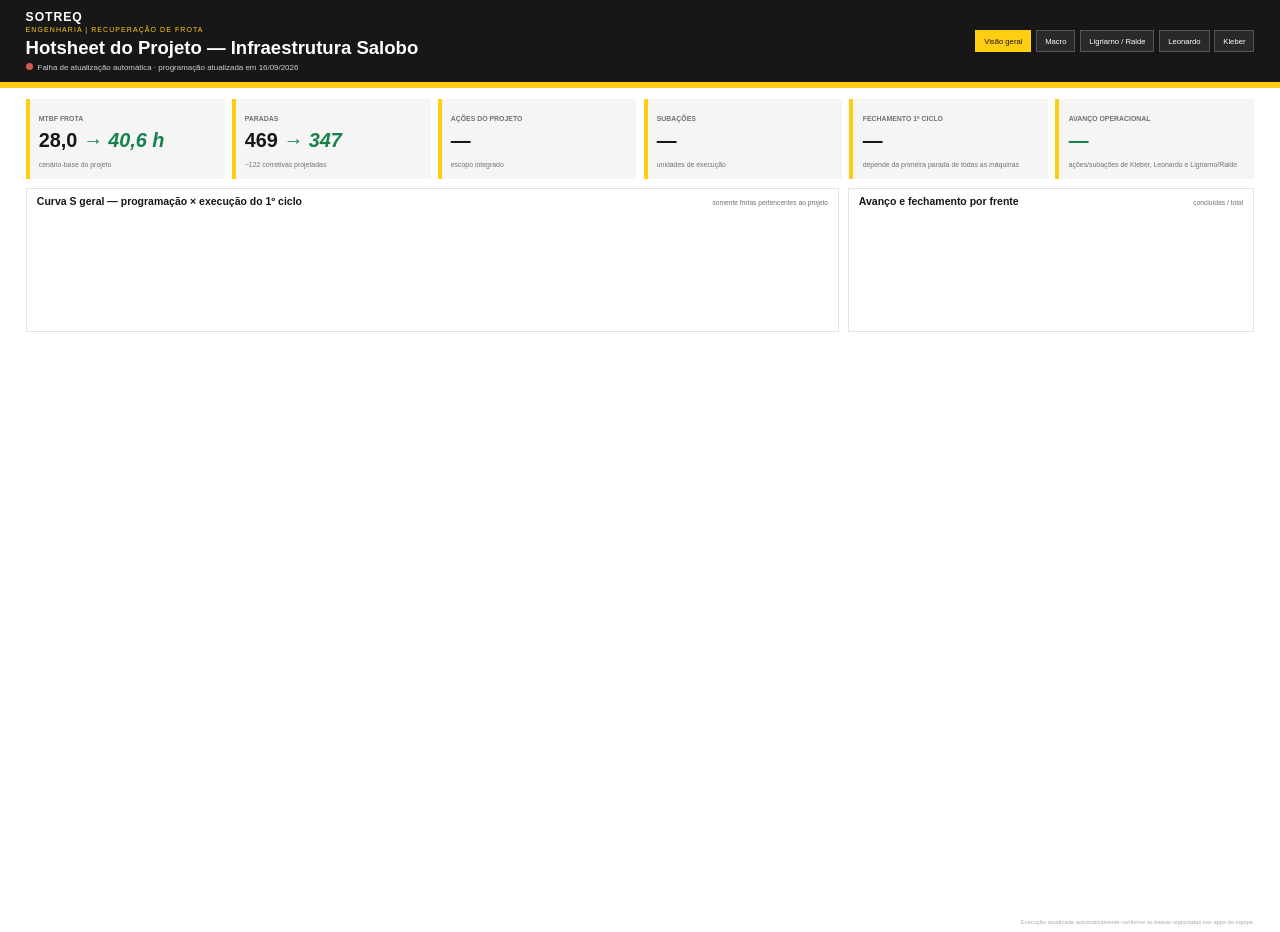
<file: painel-cliente/index.html>
<!doctype html>
<html lang="pt-BR">
<head>
<meta charset="utf-8">
<meta name="viewport" content="width=device-width,initial-scale=1">
<meta name="theme-color" content="#171717">
<meta name="description" content="Dashboard gerencial do projeto de recuperação da infraestrutura de Salobo.">
<link rel="manifest" href="manifest.webmanifest?v=1">
<link rel="apple-touch-icon" href="../cliente/icon.svg">
<title>Hotsheet | Recuperação da Frota — Salobo</title>
<link rel="stylesheet" href="style.css?v=10">
<style>
.chart,.miniChart{width:100%;height:auto!important;display:block;overflow:visible}
.chart{aspect-ratio:960/220;min-height:165px}
.miniChart{aspect-ratio:420/132;min-height:100px;margin-top:4px}
@media(max-width:900px){.chart{min-height:145px}.miniChart{min-height:96px}}
</style>
</head><body>
<section id="home" class="screen tv active">
<header class="top"><div><div class="brand">SOTREQ</div><div class="eye">ENGENHARIA | RECUPERAÇÃO DE FROTA</div><h1>Hotsheet do Projeto — Infraestrutura Salobo</h1>
<div class="meta"><span id="syncDot" class="syncdot"></span><span id="syncText">Carregando execução...</span> · programação atualizada em 16/09/2026</div></div>
<nav class="nav"><button class="on" onclick="show('home')">Visão geral</button><button onclick="show('Macro')">Macro</button><button onclick="show('Ligriarno')">Ligriarno / Ralde</button><button onclick="show('Leonardo')">Leonardo</button><button onclick="show('Kleber')">Kleber</button></nav></header>
<main class="dash"><section class="kpis">
<article class="kpi"><span>MTBF frota</span><b>28,0 <i class="green">→ 40,6 h</i></b><small>cenário-base do projeto</small></article>
<article class="kpi"><span>Paradas</span><b>469 <i class="green">→ 347</i></b><small>−122 corretivas projetadas</small></article>
<article class="kpi"><span>Ações do projeto</span><b id="kActs">—</b><small>escopo integrado</small></article>
<article class="kpi"><span>Subações</span><b id="kSubs">—</b><small>unidades de execução</small></article>
<article class="kpi"><span>Fechamento 1º ciclo</span><b id="kDone">—</b><small>depende da primeira parada de todas as máquinas</small></article>
<article class="kpi"><span>Avanço operacional</span><b class="green" id="kPct">—</b><small>ações/subações de Kleber, Leonardo e Ligriarno/Ralde</small></article>
</section>
<section class="global"><article class="panel"><div class="ph"><h2>Curva S geral — programação × execução do 1º ciclo</h2><small>somente frotas pertencentes ao projeto</small></div><div id="globalChart"></div></article>
<article class="panel"><div class="ph"><h2>Avanço e fechamento por frente</h2><small>concluídas / total</small></div><div class="summary" id="summary"></div></article></section>
<section class="groups" id="groups"></section></main>
<div class="footnote">Execução atualizada automaticamente conforme as baixas registradas nos apps da equipe.</div></section>
<div id="details"></div>
<script src="../salobo-vps-bridge.js?v=1"></script>
<script src="app.js?v=11"></script>
<script src="chart-fix.js?v=3"></script>
<script>
if('serviceWorker' in navigator){
  let reloading=false;
  navigator.serviceWorker.addEventListener('controllerchange',()=>{if(reloading)return;reloading=true;location.reload()});
  window.addEventListener('load',async()=>{try{const reg=await navigator.serviceWorker.register('sw.js',{updateViaCache:'none'});await reg.update()}catch(e){console.warn('Atualização automática indisponível',e)}});
}
</script>
</body></html>
</file>
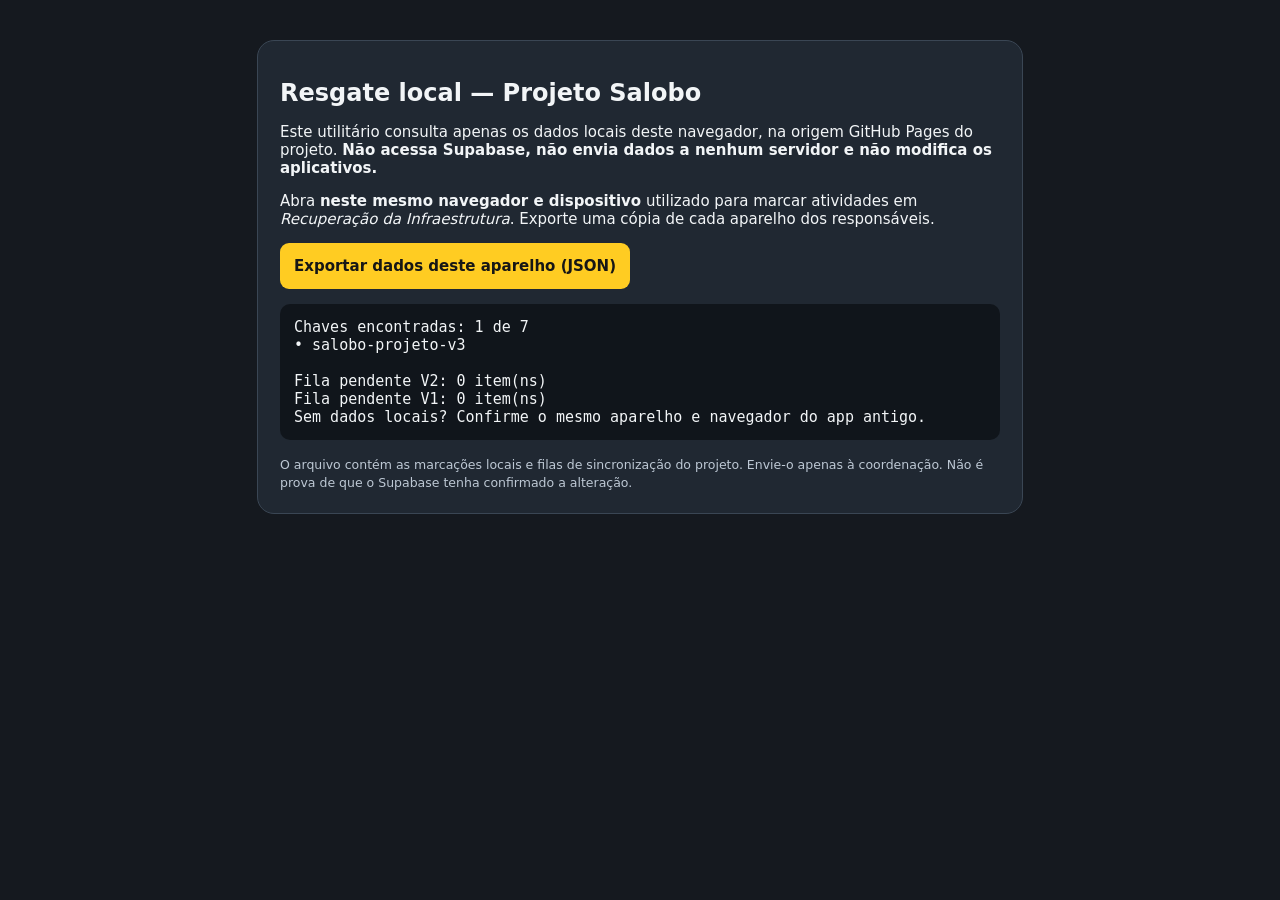
<file: resgate-local.html>
<!doctype html><html lang="pt-BR"><head><meta charset="utf-8"><meta name="viewport" content="width=device-width,initial-scale=1"><meta name="robots" content="noindex,nofollow"><title>Resgatar progresso local — Salobo</title><style>body{font:15px system-ui,Arial;margin:0;background:#15191f;color:#f2f5f7}main{max-width:720px;margin:40px auto;padding:22px;background:#202832;border-radius:17px;border:1px solid #3a4654}h1{font-size:24px}button{font:inherit;font-weight:700;padding:14px;border:0;border-radius:9px;background:#ffcc22;color:#161616;cursor:pointer}pre{white-space:pre-wrap;overflow-wrap:anywhere;padding:14px;background:#10151b;border-radius:10px}small{color:#bdc8d4}</style></head><body><main><h1>Resgate local — Projeto Salobo</h1><p>Este utilitário consulta apenas os dados locais deste navegador, na origem GitHub Pages do projeto. <strong>Não acessa Supabase, não envia dados a nenhum servidor e não modifica os aplicativos.</strong></p><p>Abra <strong>neste mesmo navegador e dispositivo</strong> utilizado para marcar atividades em <em>Recuperação da Infraestrutura</em>. Exporte uma cópia de cada aparelho dos responsáveis.</p><button type="button" id="export">Exportar dados deste aparelho (JSON)</button><p id="status" role="status"></p><pre id="details"></pre><small>O arquivo contém as marcações locais e filas de sincronização do projeto. Envie-o apenas à coordenação. Não é prova de que o Supabase tenha confirmado a alteração.</small></main><script>
(()=>{
'use strict';
const keys=['salobo-infra-recuperacao-v4','salobo-projeto-v3','salobo-projeto-v2','salobo-cliente-progresso-v2','salobo-sync-v2-pending','salobo-sync-v1-pending','salobo-sync-v2-rescued'];
const box=document.getElementById('details'),status=document.getElementById('status');
function get(){
 const storage={};let unreadable=[];
 for(const key of keys){
   try {const raw=localStorage.getItem(key);if(raw!==null){try{storage[key]=JSON.parse(raw)}catch(_){storage[key]={raw,parse_error:true}}}}catch(e){unreadable.push(key)}
 }
 return {format:'salobo-local-recovery-v1',project:'salobo-infra-v6',captured_at:new Date().toISOString(),origin:location.origin,pathname:location.pathname,storage,unreadable};
}
function summary(s){
 const p=s.storage||{},names=Object.keys(p),n=k=>p[k]&&typeof p[k]==='object'?Object.keys(p[k]).length:0;
 return 'Chaves encontradas: '+names.length+' de '+keys.length+'\n'+names.map(x=>'• '+x).join('\n')+'\n\nFila pendente V2: '+n('salobo-sync-v2-pending')+' item(ns)\nFila pendente V1: '+n('salobo-sync-v1-pending')+' item(ns)\nSem dados locais? Confirme o mesmo aparelho e navegador do app antigo.';
}
document.getElementById('export').addEventListener('click',()=>{
 let s=get(),str=JSON.stringify(s,null,2);
 box.textContent=summary(s);
 if(!Object.keys(s.storage).length){status.textContent='Nenhum dado local encontrado. Verifique o dispositivo/navegador correto.';return;}
 const blob=new Blob([str],{type:'application/json;charset=utf-8'}),url=URL.createObjectURL(blob),a=document.createElement('a');
 const stamp=new Date().toISOString().replace(/[:.]/g,'-');
 a.href=url;a.download='SALOB0_resgate_local_'+stamp+'.json';document.body.appendChild(a);a.click();a.remove();setTimeout(()=>URL.revokeObjectURL(url),3000);
 status.textContent='Copia local exportada. Nenhuma informacao foi transmitida.';
});
box.textContent=summary(get());
})();
</script></body></html>
</file>
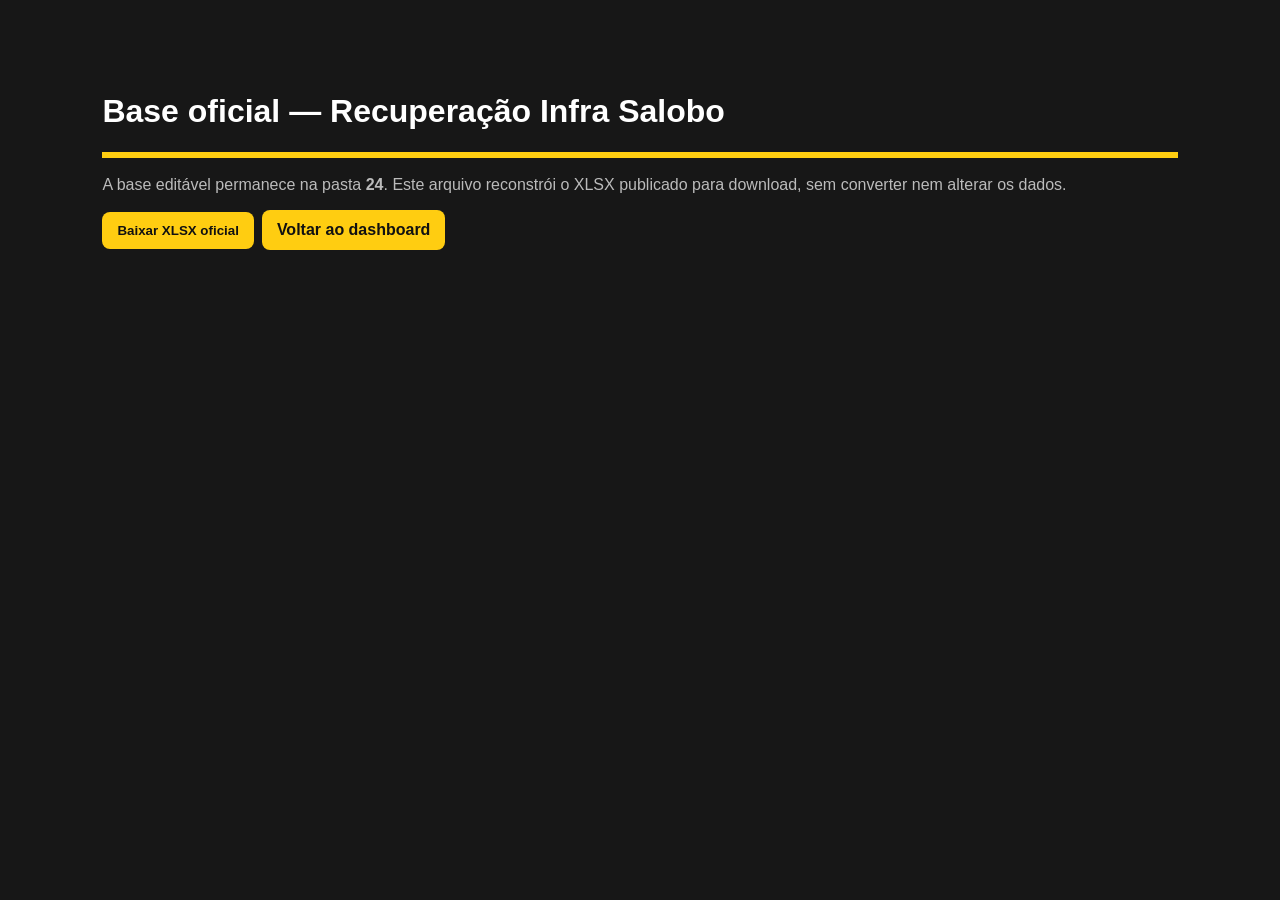
<file: 24/base-download.html>
<!doctype html><html lang="pt-BR"><head><meta charset="utf-8"><meta name="viewport" content="width=device-width,initial-scale=1"><title>Base oficial — Recuperação Infra Salobo</title><style>body{font-family:Arial;background:#171717;color:#fff;margin:0;padding:8vh 8vw}.bar{height:6px;background:#ffcd11;margin:18px 0}button,a{background:#ffcd11;color:#111;border:0;border-radius:8px;padding:11px 15px;font-weight:900;text-decoration:none;display:inline-block;margin-right:8px}.muted{color:#bbb}</style></head><body><h1>Base oficial — Recuperação Infra Salobo</h1><div class="bar"></div><p class="muted">A base editável permanece na pasta <b>24</b>. Este arquivo reconstrói o XLSX publicado para download, sem converter nem alterar os dados.</p><button id="download">Baixar XLSX oficial</button><a href="../index.html">Voltar ao dashboard</a><p id="status"></p><script>document.getElementById('download').onclick=async()=>{const s=document.getElementById('status');s.textContent='Preparando download…';const r=await fetch('Base_Recuperacao_Infra_Salobo_TECNICA_V6.xlsx.b64',{cache:'no-store'});if(!r.ok)throw Error('HTTP '+r.status);const b=atob((await r.text()).replace(/\s+/g,'')),u=new Uint8Array(b.length);for(let i=0;i<b.length;i++)u[i]=b.charCodeAt(i);const a=document.createElement('a');a.href=URL.createObjectURL(new Blob([u],{type:'application/vnd.openxmlformats-officedocument.spreadsheetml.sheet'}));a.download='Base_Recuperacao_Infra_Salobo_TECNICA_V6.xlsx';a.click();s.textContent='Download iniciado.'}</script></body></html>
</file>
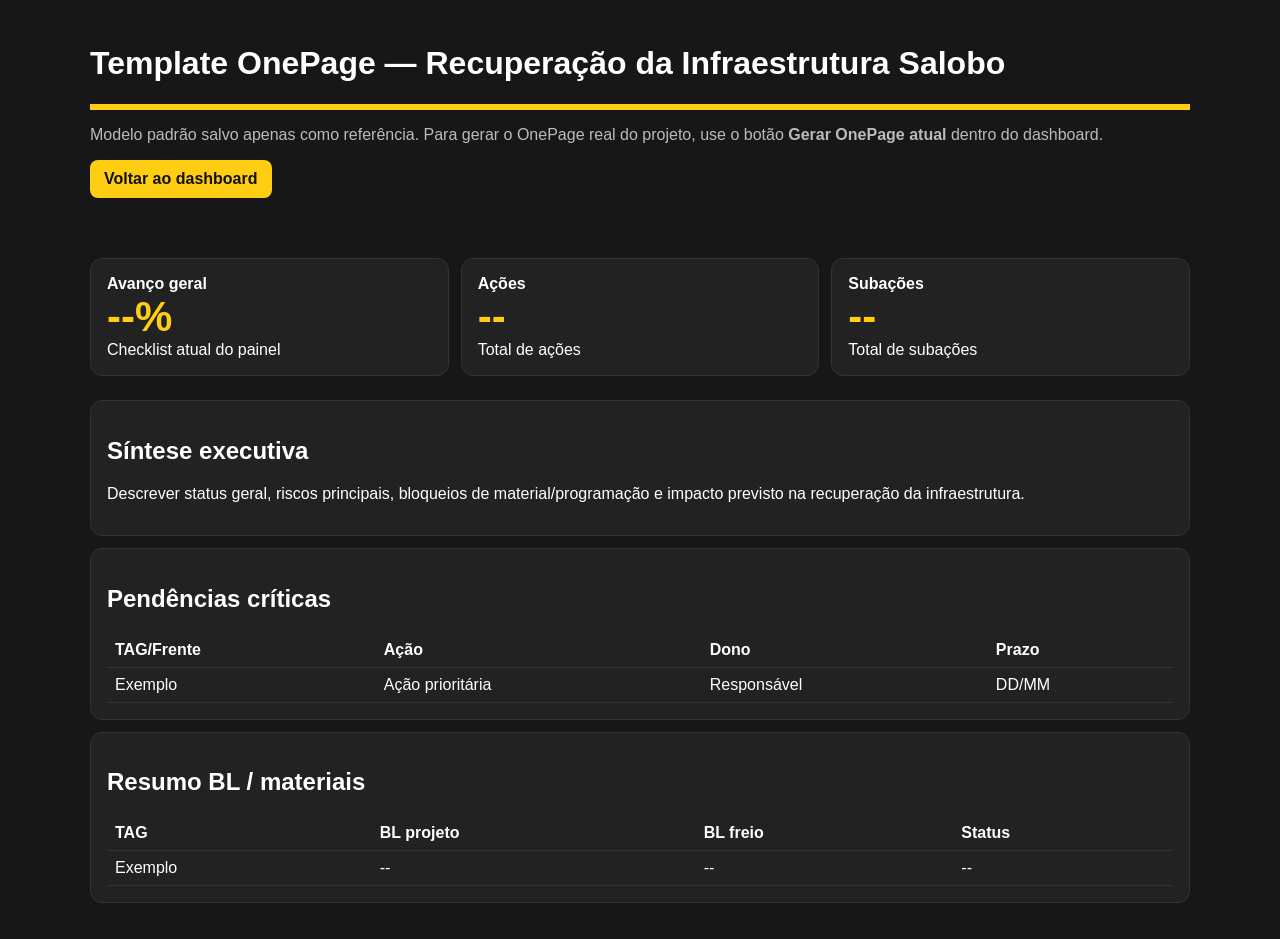
<file: 24/onepage-template.html>
<!doctype html><html lang="pt-BR"><head><meta charset="utf-8"><meta name="viewport" content="width=device-width,initial-scale=1"><title>Template OnePage | Recuperação Infra Salobo</title><style>body{margin:0;background:#171717;color:#fff;font-family:Arial,sans-serif}header,main{max-width:1100px;margin:auto;padding:24px}.bar{height:6px;background:#ffcd11;margin:14px 0}.grid{display:grid;grid-template-columns:repeat(auto-fit,minmax(180px,1fr));gap:12px}.card,.panel{background:#222;border:1px solid #333;border-radius:12px;padding:16px;margin:12px 0}.kpi{font-size:42px;font-weight:900;color:#ffcd11}table{width:100%;border-collapse:collapse}td,th{border-bottom:1px solid #333;padding:8px;text-align:left}.muted{color:#bbb}button,a.btn{background:#ffcd11;color:#111;border:0;border-radius:8px;padding:10px 14px;font-weight:900;text-decoration:none;display:inline-block}@media print{button,a.btn{display:none}}</style></head><body><header><h1>Template OnePage — Recuperação da Infraestrutura Salobo</h1><div class="bar"></div><p class="muted">Modelo padrão salvo apenas como referência. Para gerar o OnePage real do projeto, use o botão <b>Gerar OnePage atual</b> dentro do dashboard.</p><a class="btn" href="../index.html">Voltar ao dashboard</a></header><main><section class="grid"><div class="card"><b>Avanço geral</b><div class="kpi">--%</div><span>Checklist atual do painel</span></div><div class="card"><b>Ações</b><div class="kpi">--</div><span>Total de ações</span></div><div class="card"><b>Subações</b><div class="kpi">--</div><span>Total de subações</span></div></section><section class="panel"><h2>Síntese executiva</h2><p>Descrever status geral, riscos principais, bloqueios de material/programação e impacto previsto na recuperação da infraestrutura.</p></section><section class="panel"><h2>Pendências críticas</h2><table><thead><tr><th>TAG/Frente</th><th>Ação</th><th>Dono</th><th>Prazo</th></tr></thead><tbody><tr><td>Exemplo</td><td>Ação prioritária</td><td>Responsável</td><td>DD/MM</td></tr></tbody></table></section><section class="panel"><h2>Resumo BL / materiais</h2><table><thead><tr><th>TAG</th><th>BL projeto</th><th>BL freio</th><th>Status</th></tr></thead><tbody><tr><td>Exemplo</td><td>--</td><td>--</td><td>--</td></tr></tbody></table></section></main></body></html>
</file>
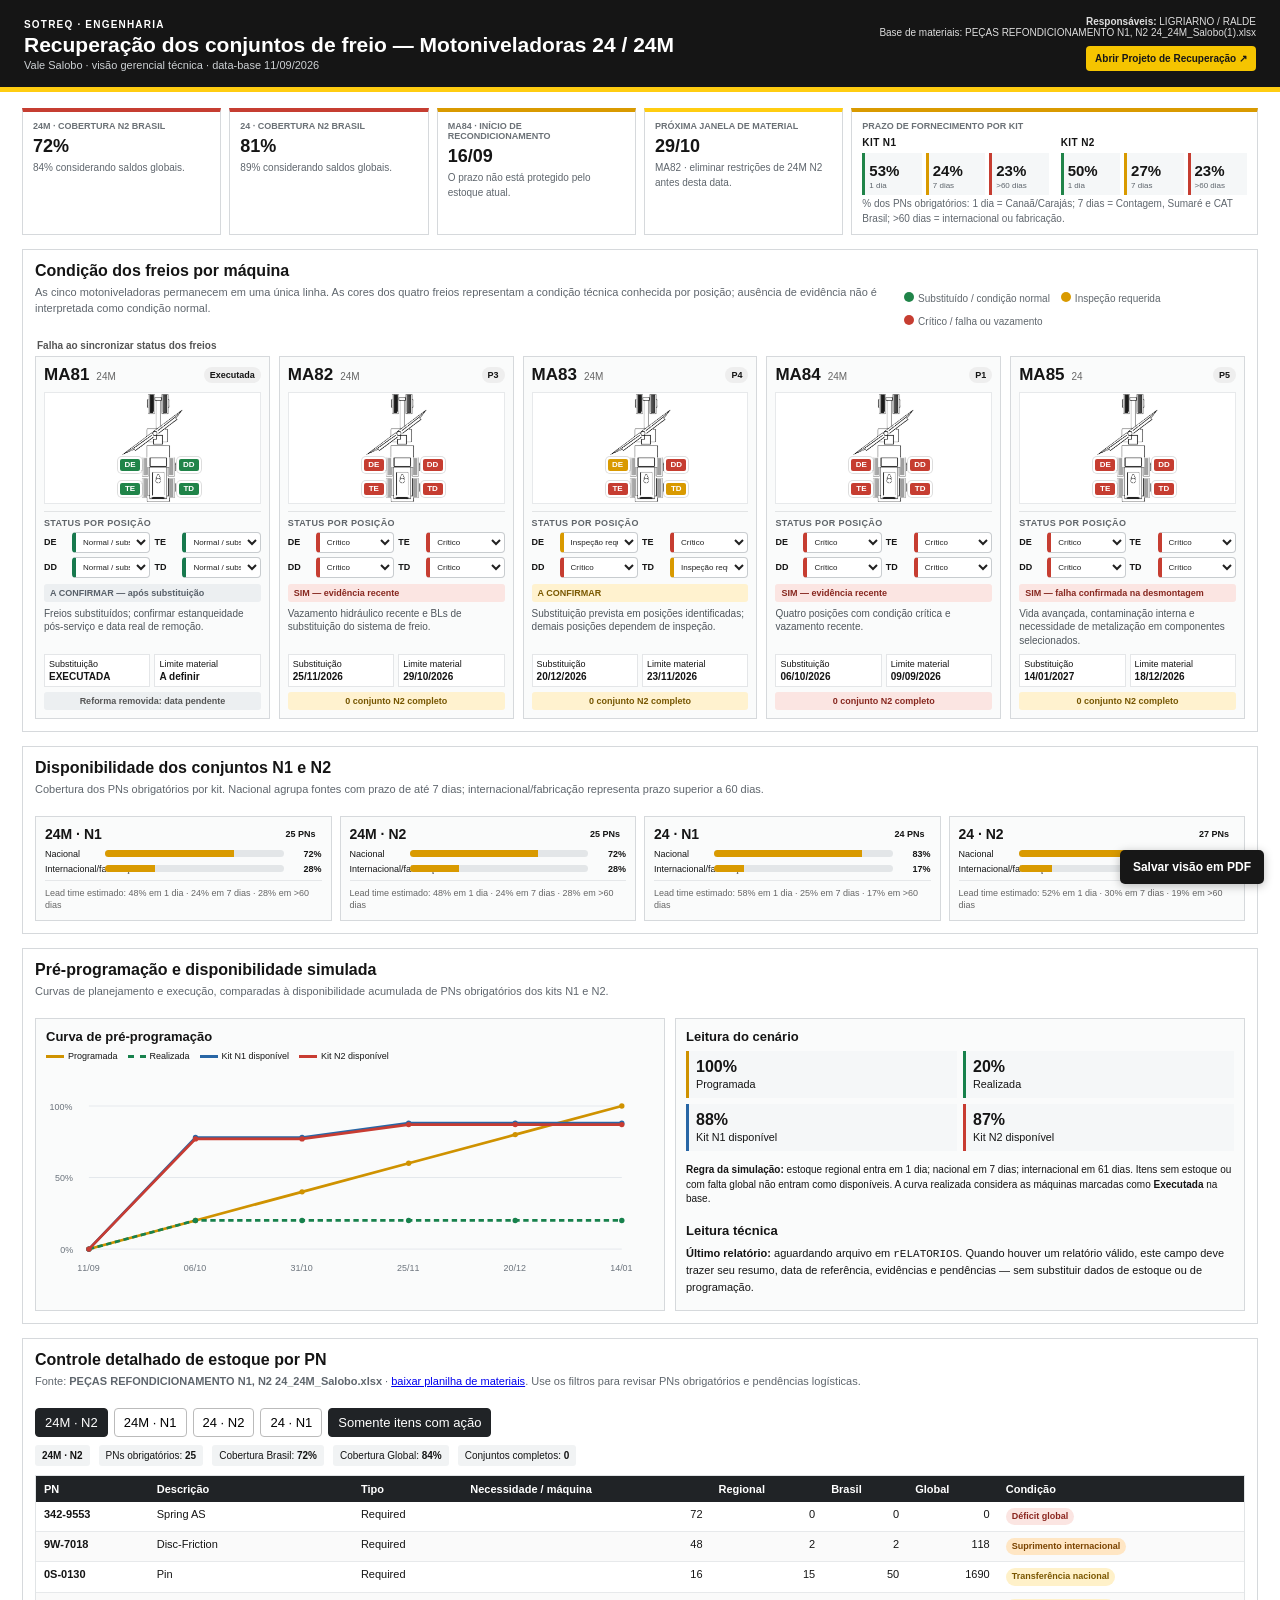
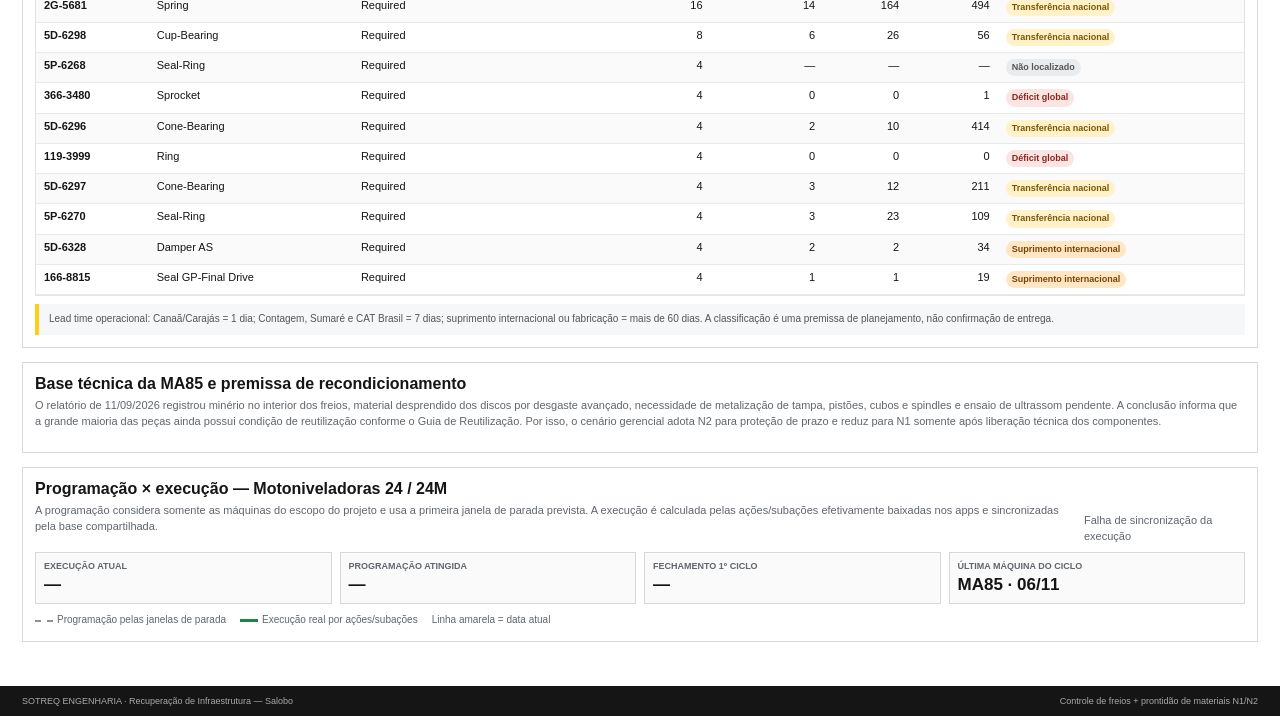
<file: 24/Visao_Gerencial_Freios_24_24M_V6.html>
<!doctype html><html lang="pt-BR"><head><meta charset="utf-8"><meta name="viewport" content="width=device-width,initial-scale=1"><title>Visão Gerencial · Freios 24/24M · Salobo</title><style>body{margin:0;background:#171717;color:#fff;font-family:Arial,sans-serif}.box{max-width:760px;margin:12vh auto;padding:32px}.bar{height:6px;background:#ffcd11;margin:18px 0}.err{color:#ffb4ab}</style></head><body><div class="box"><h1>Visão Gerencial · Freios 24/24M</h1><div class="bar"></div><p id="status">Carregando visão gerencial…</p><div id="err" class="err"></div></div><script>(async()=>{const f=['freios-parts/freios-gz-001.b64','freios-parts/freios-gz-002.b64','freios-parts/freios-gz-003.b64','freios-parts/freios-gz-004.b64','freios-parts/freios-gz-005.b64','freios-parts/freios-gz-006.b64','freios-parts/freios-gz-007.b64'];const chunks=await Promise.all(f.map(async p=>{let last;for(let attempt=0;attempt<2;attempt++){const controller=new AbortController(),timer=setTimeout(()=>controller.abort(),12000);try{const r=await fetch(p,{cache:attempt?'reload':'no-store',signal:controller.signal});if(!r.ok)throw Error('HTTP '+r.status);return(await r.text()).replace(/\s+/g,'')}catch(e){last=e}finally{clearTimeout(timer)}}throw Error('Falha ao carregar '+p+(last&&last.name==='AbortError'?': tempo esgotado':': '+(last&&last.message||'erro de rede')))}));const s=chunks.join('');const b=atob(s),u=new Uint8Array(b.length);for(let i=0;i<b.length;i++)u[i]=b.charCodeAt(i);const out=await new Response(new Blob([u]).stream().pipeThrough(new DecompressionStream('gzip'))).text();document.open();document.write(out);document.close();const stamp=document.querySelector('header .stamp');if(stamp&&!document.getElementById('project-access')){const a=document.createElement('a');a.id='project-access';a.href='../';a.textContent='Abrir Projeto de Recuperação ↗';a.style.cssText='display:inline-block;margin-top:8px;background:#f5c400;color:#171717;text-decoration:none;padding:7px 9px;font-size:10px;font-weight:900;border-radius:4px';stamp.appendChild(document.createElement('br'));stamp.appendChild(a)}const bridge=document.createElement('script');bridge.src='../salobo-vps-bridge.js?v=1';bridge.onload=bridge.onerror=()=>{const x=document.createElement('script');x.src='live-cycle.js?v=11';document.body.appendChild(x)};document.body.appendChild(bridge)})().catch(e=>{document.getElementById('status').textContent='Não foi possível carregar a visão.';document.getElementById('err').textContent=e.message})</script></body></html>
</file>
<file: painel-cliente/style.css>
:root{--ink:#171717;--y:#ffcd11;--g:#17814c;--r:#c63d31;--m:#707177;--line:#e1e2e4;--paper:#f5f5f6}
*{box-sizing:border-box}html,body{margin:0;width:100%;min-height:100%;font-family:Arial,sans-serif;color:var(--ink);background:white;overflow-x:hidden}
button{font:inherit}.screen{display:none}.screen.active{display:block}.tv{min-height:100vh;height:auto;overflow:visible}
.top{min-height:72px;background:var(--ink);color:#fff;border-bottom:6px solid var(--y);padding:1.15vh 2vw;display:flex;align-items:center;justify-content:space-between;gap:16px;flex-wrap:wrap}
.brand{font-size:.95vw;font-weight:900;letter-spacing:.08em}.eye{font-size:.55vw;color:var(--y);letter-spacing:.15em;margin-top:.2vh}
.top h1{font-size:1.45vw;margin:.45vh 0 0;overflow-wrap:anywhere}.meta{font-size:.62vw;color:#cfcfd2;margin-top:.4vh}.nav{display:flex;gap:.38vw;align-items:center;flex-wrap:wrap;max-width:100%}
.nav button{border:1px solid #555;background:#292929;color:#fff;padding:.65vh .62vw;font-size:.6vw;cursor:pointer}.nav button:hover,.nav button.on{background:var(--y);color:var(--ink);border-color:var(--y)}
.dash{min-height:calc(100vh - 72px);height:auto;padding:1.2vh 2vw 3vh;display:grid;grid-template-rows:auto auto minmax(0,1fr);gap:1vh;overflow:visible}
.kpis{display:grid;grid-template-columns:repeat(6,minmax(0,1fr));gap:.55vw}.kpi{background:var(--paper);border-left:4px solid var(--y);padding:.9vh .72vw;min-width:0}
.kpi span{font-size:.54vw;color:var(--m);font-weight:800;text-transform:uppercase}.kpi b{display:block;font-size:1.55vw;line-height:1;margin:.65vh 0 .25vh;overflow-wrap:anywhere}
.kpi small{font-size:.54vw;color:var(--m)}.green{color:var(--g)}.red{color:var(--r)}.global{display:grid;grid-template-columns:minmax(0,2fr) minmax(0,1fr);gap:.65vw;min-width:0}
.panel{border:1px solid var(--line);padding:.8vh .8vw;overflow:hidden;min-width:0}.ph{display:flex;justify-content:space-between;align-items:baseline;gap:8px;min-width:0}.ph h2{font-size:.82vw;margin:0;min-width:0;overflow-wrap:anywhere}.ph small{font-size:.52vw;color:var(--m);text-align:right}
.chart{height:13.3vh;width:100%;display:block}.grid{stroke:#e7e7e9}.plan{fill:none;stroke:#a6a8ac;stroke-width:2.5;stroke-dasharray:6 4}
.real{fill:none;stroke:var(--g);stroke-width:3.5}.today{stroke:var(--y);stroke-width:3}.axis{fill:#777;font-size:10px}
.summary{display:grid;grid-template-columns:repeat(4,minmax(0,1fr));gap:.4vw;min-height:12.5vh;height:auto;margin-top:.5vh}.sum{background:var(--paper);padding:.65vh .55vw;border-top:4px solid var(--ink);min-width:0}.sum b{font-size:1.2vw}.sum span{display:block;font-size:.5vw;color:var(--m);margin-top:.25vh;overflow-wrap:anywhere}
.groups{display:grid;grid-template-columns:minmax(0,1fr);gap:16px;min-height:0;align-items:start;margin-top:.35vh}.group{border:1px solid var(--line);display:grid;grid-template-rows:auto auto minmax(0,1fr);overflow:hidden;min-width:0;min-height:auto}
.gh{background:var(--ink);color:white;padding:.65vh .65vw;display:flex;align-items:center;gap:.55vw;min-width:0}.gh>div:last-child{min-width:0}.gh h3{font-size:.95vw;margin:0;overflow-wrap:anywhere}.gh p{font-size:.5vw;color:#ccc;margin:.2vh 0 0;overflow-wrap:anywhere}
.machine,.macroIcon{width:2.5vw;height:2.5vw;min-width:2.5vw;border-radius:50%;background:var(--y);color:var(--ink);display:grid;place-items:center;font-size:.9vw;font-weight:900}
.fleet{padding:.65vh .65vw;border-bottom:1px solid var(--line);min-width:0}.fleetrow{display:grid;grid-template-columns:2.7vw minmax(0,1fr) auto;align-items:center;gap:.35vw;margin:.35vh 0;font-size:.52vw;min-width:0}
.groups .group .gh h3{font-size:16px}.groups .group .gh p{font-size:10px}.groups .group .ph h2{font-size:14px}.groups .group .ph small{font-size:11px}.groups .group .fleetrow{grid-template-columns:72px minmax(0,1fr) 190px;gap:10px;font-size:11px}.groups .group .fleetrow b{font-size:12px}.groups .group .fleet{padding:10px 14px}.groups .group .actionsmini{padding:12px 14px;overflow:visible}
.fleetrow b{font-size:.58vw}.fleetrow span{white-space:normal;text-align:right;overflow-wrap:anywhere}.bar{height:.55vh;background:#e8e8e9;min-width:0}.bar i{display:block;height:100%;background:var(--g)}.actionsmini{padding:.55vh .65vw;overflow:auto;min-width:0;min-height:0}
.actionline{display:grid;grid-template-columns:minmax(0,1fr) auto;gap:.35vw;font-size:.49vw;padding:.28vh 0;border-bottom:1px dotted #ddd;min-width:0}.actionline span:first-child{min-width:0;white-space:normal;overflow-wrap:anywhere;word-break:break-word}.actionline span:last-child{font-weight:800;white-space:nowrap}
.macroList{padding:.55vh .65vw;overflow:auto;min-width:0;max-height:42vh}.macroList .actionline{font-size:.49vw}.footnote{position:static;text-align:right;padding:.35vh 2vw .8vh;font-size:.45vw;color:#aaa}
.detail{min-height:100vh;overflow:auto;background:#f4f4f5}.detail .top{position:sticky;top:0;z-index:5}.detailmain{max-width:1500px;width:100%;margin:auto;padding:18px 24px 40px;overflow-x:hidden}
.detailhead{display:flex;justify-content:space-between;align-items:end;gap:14px;margin-bottom:14px}.detailhead>div{min-width:0}.detailhead h2{margin:0;font-size:24px;overflow-wrap:anywhere}.detailhead p{margin:4px 0 0;color:var(--m);font-size:13px;overflow-wrap:anywhere}
.progress{font-size:28px;font-weight:900;color:var(--g);white-space:nowrap}.actioncard{background:white;border:1px solid var(--line);margin-bottom:14px;min-width:0;overflow:hidden}.actiontitle{display:grid;grid-template-columns:36px 94px minmax(0,1fr) auto;gap:10px;align-items:center;padding:12px 14px;background:#fff;min-width:0}
.actiontitle input{width:20px;height:20px;accent-color:var(--g)}.pill{background:var(--ink);color:white;border-radius:11px;padding:3px 8px;font-size:11px;text-align:center;overflow-wrap:anywhere}.actiontitle h3{font-size:14px;margin:0;min-width:0;overflow-wrap:anywhere;word-break:break-word}.actiontitle small{color:var(--m);white-space:nowrap}
.submeta{padding:7px 14px;background:#fff9df;font-size:11px;color:#665400;border-top:1px solid #f3e5a6}.tablewrap{max-height:310px;overflow:auto;border-top:1px solid var(--line);max-width:100%}
table{width:100%;min-width:760px;border-collapse:collapse;font-size:11px}th{position:sticky;top:0;background:var(--ink);color:#fff;text-align:left;padding:7px}td{padding:6px 7px;border-bottom:1px solid #eee;vertical-align:top;overflow-wrap:anywhere}tr:nth-child(even){background:#fafafa}
.subcheck{width:16px;height:16px;accent-color:var(--g)}.empty{padding:14px;color:var(--m);font-size:12px;font-style:italic}.macroActions{display:grid;grid-template-columns:repeat(2,minmax(0,1fr));gap:12px}.macroActions .actioncard{margin:0}.macroActions .actiontitle{grid-template-columns:36px 55px minmax(0,1fr) auto}
.syncdot{display:inline-block;width:7px;height:7px;border-radius:50%;background:#999;margin-right:5px}.syncdot.ok{background:#20a66a}.syncdot.err{background:#d15a4d}
@media(max-width:1200px){.groups{grid-template-columns:1fr}.brand{font-size:12px}.eye,.meta{font-size:9px}.top h1{font-size:20px}.nav button{font-size:10px}.kpis{grid-template-columns:repeat(3,minmax(0,1fr))}.kpi span,.kpi small{font-size:9px}.kpi b{font-size:21px}.ph h2{font-size:13px}.ph small{font-size:9px}.sum b{font-size:17px}.sum span{font-size:9px}.gh h3{font-size:14px}.gh p{font-size:9px}.machine,.macroIcon{width:34px;height:34px;min-width:34px;font-size:12px}.fleetrow,.actionline,.macroList .actionline{font-size:9px}.fleetrow b{font-size:10px}}
@media(max-width:900px){.tv{height:auto;min-height:100vh;overflow:auto}.top{height:auto;min-height:unset;align-items:flex-start;gap:12px;flex-direction:column;padding:14px 16px}.brand{font-size:13px}.eye,.meta{font-size:10px}.top h1{font-size:22px}.nav{flex-wrap:wrap}.nav button{font-size:11px;padding:7px 9px}.dash{height:auto;display:block;padding:12px 14px 36px}.kpis{grid-template-columns:repeat(2,minmax(0,1fr));gap:8px}.kpi span,.kpi small{font-size:10px}.kpi b{font-size:22px}.global{grid-template-columns:1fr;margin-top:10px;gap:10px}.ph h2{font-size:14px}.ph small{font-size:10px}.summary{height:auto;grid-template-columns:repeat(2,minmax(0,1fr))}.sum b{font-size:18px}.sum span{font-size:9px}.groups{grid-template-columns:1fr;margin-top:10px}.gh h3{font-size:15px}.gh p{font-size:9px}.machine,.macroIcon{width:34px;height:34px;min-width:34px;font-size:12px}.fleetrow{font-size:10px;grid-template-columns:46px minmax(0,1fr) auto}.fleetrow b{font-size:11px}.actionline,.macroList .actionline{font-size:10px}.footnote{position:static;text-align:right;padding:8px 14px;font-size:9px}.macroList{max-height:none}.detailmain{padding:14px 12px 28px}.detailhead{align-items:flex-start}.actiontitle{grid-template-columns:28px 72px minmax(0,1fr);padding:10px;gap:8px}.actiontitle small{grid-column:3}.macroActions{grid-template-columns:1fr}.macroActions .actiontitle{grid-template-columns:28px 55px minmax(0,1fr)}.tablewrap{max-height:none}}
@media(max-width:520px){.kpis{grid-template-columns:1fr}.summary{grid-template-columns:1fr}.fleetrow{grid-template-columns:42px minmax(0,1fr)}.fleetrow span{grid-column:2;text-align:left}.detailhead{flex-direction:column}.progress{align-self:flex-start}.actiontitle{grid-template-columns:26px 58px minmax(0,1fr)}.pill{font-size:9px;padding:3px 5px}}
</file>
